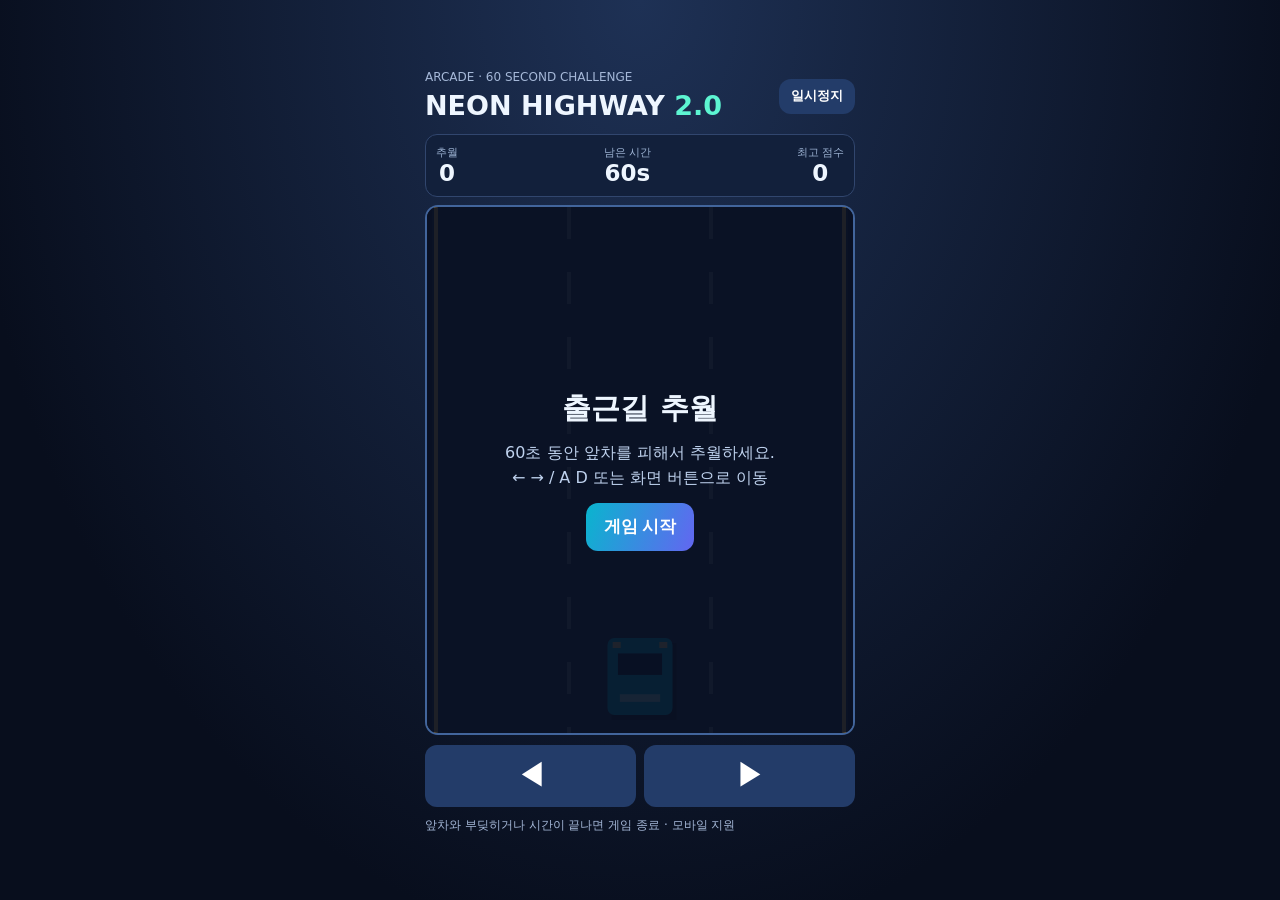
<file: index.html>
<!doctype html>
<html lang="ko"><head><meta charset="utf-8"><meta name="viewport" content="width=device-width,initial-scale=1,viewport-fit=cover"><title>NEON HIGHWAY V2 — 출근길 추월</title>
<style>
*{box-sizing:border-box}body{margin:0;min-height:100dvh;background:radial-gradient(ellipse at top,#1e3155,#080e1d 75%);color:#eef6ff;font-family:system-ui, sans-serif;display:grid;place-items:center}main{width:min(96vw,450px);padding:10px}header,.stats,.controls{display:flex;align-items:center;justify-content:space-between;gap:8px}h1{font-size:clamp(20px,5vw,27px);margin:5px 0}.muted{color:#a5b8d8;font-size:12px}.stats{background:#12203b;border:1px solid #31466e;border-radius:12px;padding:10px;margin:8px 0}.stat{text-align:center;font-size:23px;font-weight:800}.stat small{font-size:11px;font-weight:400;color:#9db3d3;display:block}.field{height:min(59dvh,530px);min-height:250px;border:2px solid #42659c;border-radius:13px;position:relative;overflow:hidden;background:#0e1526}canvas{width:100%;height:100%;display:block}.overlay{position:absolute;inset:0;background:#080f21e8;display:grid;align-content:center;justify-items:center;text-align:center;padding:22px;gap:12px}.overlay h2{font-size:29px;margin:0}.overlay p{line-height:1.55;color:#bfd2ee;margin:0}button{border:0;cursor:pointer;touch-action:manipulation;background:#233c69;color:white;padding:12px 18px;border-radius:12px;font-size:17px;font-weight:750;min-height:48px}.mainbtn{background:linear-gradient(110deg,#09b5ce,#6366f1)}.controls{margin:10px 0}.controls button{flex:1;font-size:28px}#pause{font-size:13px;min-height:35px;padding:7px 12px}#float{position:absolute;left:50%;top:58%;transform:translateX(-50%);font-weight:900;font-size:34px;color:#67f9ce;opacity:0;pointer-events:none}@media(max-height:640px){.field{height:48dvh;min-height:225px}.stats{padding:5px}button{min-height:40px;padding:6px}}
</style></head><body><main><header><div><span class="muted">ARCADE · 60 SECOND CHALLENGE</span><h1>NEON HIGHWAY <span style="color:#5df5d2">2.0</span></h1></div><button id="pause">일시정지</button></header><div class="stats"><div class="stat"><small>추월</small><span id="score">0</span></div><div class="stat"><small>남은 시간</small><span id="time">60</span>s</div><div class="stat"><small>최고 점수</small><span id="best">0</span></div></div><div class="field" id="field"><canvas id="canvas"></canvas><div id="float">+1</div><div class="overlay" id="overlay"><h2 id="title">출근길 추월</h2><p id="description">60초 동안 앞차를 피해서 추월하세요.<br>← → / A D 또는 화면 버튼으로 이동</p><button id="start" class="mainbtn">게임 시작</button></div></div><div class="controls"><button id="left" aria-label="왼쪽 차선으로 이동">◀</button><button id="right" aria-label="오른쪽 차선으로 이동">▶</button></div><div class="muted">앞차와 부딪히거나 시간이 끝나면 게임 종료 · 모바일 지원</div></main>
<script>
(()=>{const $=s=>document.querySelector(s),c=$('#canvas'),ctx=c.getContext('2d'),field=$('#field');let w=320,h=400,lane=1,cars=[],score=0,time=60,elapsed=0,spawn=0,road=0,mode='ready',last=0,toast=0,flash=0,highest=0,loopId=0;try{highest=Number(localStorage.getItem('nh2-best')||0)||0}catch(e){}$('#best').textContent=highest;
function resize(){const r=field.getBoundingClientRect(),d=Math.min(devicePixelRatio||1,2);w=r.width-4;h=r.height-4;c.width=Math.round(w*d);c.height=Math.round(h*d);ctx.setTransform(d,0,0,d,0,0)}addEventListener('resize',resize);resize();
const X=l=>w*(l+.5)/3,CW=()=>Math.min(w*.20,65),CH=()=>Math.min(h*.16,77),PY=()=>h-CH()-18;
function drawCar(x,y,color,other=false){const cw=CW(),ch=CH();ctx.fillStyle='#0006';ctx.fillRect(x-cw/2+4,y+5,cw,ch);ctx.fillStyle=color;ctx.beginPath();ctx.roundRect(x-cw/2,y,cw,ch,7);ctx.fill();ctx.fillStyle='#0c2239';ctx.fillRect(x-cw*.34,y+ch*.2,cw*.68,ch*.28);ctx.fillStyle=other?'#ffb5b5':'#aefbff';ctx.fillRect(x-cw*.31,y+ch*.73,cw*.62,ch*.1);ctx.fillStyle='#ffef9d';ctx.fillRect(x-cw*.42,y+4,8,6);ctx.fillRect(x+cw*.42-8,y+4,8,6)}
function render(){ctx.clearRect(0,0,w,h);ctx.fillStyle='#1b2437';ctx.fillRect(0,0,w,h);ctx.fillStyle='#26364b';ctx.fillRect(5,0,w-10,h);ctx.fillStyle='#ffcf62';ctx.fillRect(7,0,4,h);ctx.fillRect(w-11,0,4,h);ctx.fillStyle='#c5d5e277';for(let i=1;i<3;i++){const x=w*i/3;for(let y=-65+road%65;y<h;y+=65)ctx.fillRect(x-2,y,4,32)}cars.forEach(o=>drawCar(X(o.lane),o.y,o.color,true));drawCar(X(lane),PY(),'#00cced');if(flash>0){ctx.fillStyle='rgba(255,35,55,'+(flash*.5)+')';ctx.fillRect(0,0,w,h)}$('#float').style.opacity=toast>0?1:0}
function sound(freq){try{const a=new(window.AudioContext||window.webkitAudioContext)(),o=a.createOscillator(),g=a.createGain();o.connect(g);g.connect(a.destination);o.frequency.value=freq;o.type='sine';g.gain.setValueAtTime(.045,a.currentTime);g.gain.exponentialRampToValueAtTime(.001,a.currentTime+.11);o.start();o.stop(a.currentTime+.12);o.onended=()=>a.close()}catch(e){}}
function move(dir){if(mode!=='running')return;lane=Math.max(0,Math.min(2,lane+dir))}
$('#left').onclick=()=>move(-1);$('#right').onclick=()=>move(1);addEventListener('keydown',e=>{if(['ArrowLeft','ArrowRight',' ','a','d','A','D'].includes(e.key))e.preventDefault();if(e.repeat)return;if(e.key==='ArrowLeft'||e.key.toLowerCase()==='a')move(-1);if(e.key==='ArrowRight'||e.key.toLowerCase()==='d')move(1);if(e.key===' '){if(mode==='running'||mode==='paused')pauseGame();else if(mode==='ready'||mode==='ended')restart()}});
function show(title,desc,button){$('#title').textContent=title;$('#description').textContent=desc;$('#start').textContent=button;$('#overlay').hidden=false;$('#overlay').style.display='grid'}
function end(why){mode='ended';if(score>highest){highest=score;try{localStorage.setItem('nh2-best',String(highest))}catch(e){}}$('#best').textContent=highest;show('추월 '+score+'대!',why+' · 최고 기록 '+highest+'대','한 판 더');sound(130)}
function restart(){lane=1;cars=[];score=0;time=60;elapsed=0;spawn=0;road=0;toast=0;flash=0;mode='running';last=performance.now();$('#score').textContent=0;$('#time').textContent=60;$('#overlay').hidden=true;$('#overlay').style.display='none';$('#pause').textContent='일시정지'}
function pauseGame(){if(mode==='running'){mode='paused';show('일시정지','계속 버튼을 눌러 이어서 플레이하세요','계속하기');$('#pause').textContent='계속'}else if(mode==='paused'){mode='running';last=performance.now();$('#overlay').style.display='none';$('#pause').textContent='일시정지'}}
$('#start').onclick=()=>mode==='paused'?pauseGame():restart();$('#pause').onclick=pauseGame;
function update(dt){elapsed+=dt;time=Math.max(0,60-elapsed);$('#time').textContent=Math.ceil(time);if(time===0){end('60초 완료');return}const level=Math.floor(elapsed/15),speed=(h/2.6)*(1+level*.13),interval=Math.max(.65,1.5-level*.2);road+=speed*dt;spawn+=dt;while(spawn>=interval){spawn-=interval;const choices=[0,1,2];const prev=cars.find(o=>o.y<CH()*1.6);const allowed=prev?choices.filter(n=>n!==prev.lane):choices;const next=allowed[Math.floor(Math.random()*allowed.length)];cars.push({lane:next,y:-CH()-8,color:['#ff6379','#ffba59','#a581ff'][Math.floor(Math.random()*3)],threat:next===lane,avoided:false})}
for(const o of cars){const oldY=o.y;o.y+=speed*dt;if(o.lane===lane&&o.y<PY()+CH()*.3&&o.y+CH()>PY()-CH()*.3){flash=.65;end('앞차와 충돌');return}if(o.threat&&o.lane!==lane)o.avoided=true;if(o.avoided&&!o.scored&&oldY<=PY()+CH()*.25&&o.y>PY()+CH()*.25){o.scored=true;score++;toast=.85;$('#score').textContent=score;sound(700)}}cars=cars.filter(o=>o.y<h+CH());toast=Math.max(0,toast-dt);flash=Math.max(0,flash-dt)}
function frame(now){const dt=Math.min((now-last)/1000||0,.05);last=now;if(mode==='running')update(dt);render();loopId=requestAnimationFrame(frame)}loopId=requestAnimationFrame(frame);
})();
</script></body></html>
</file>
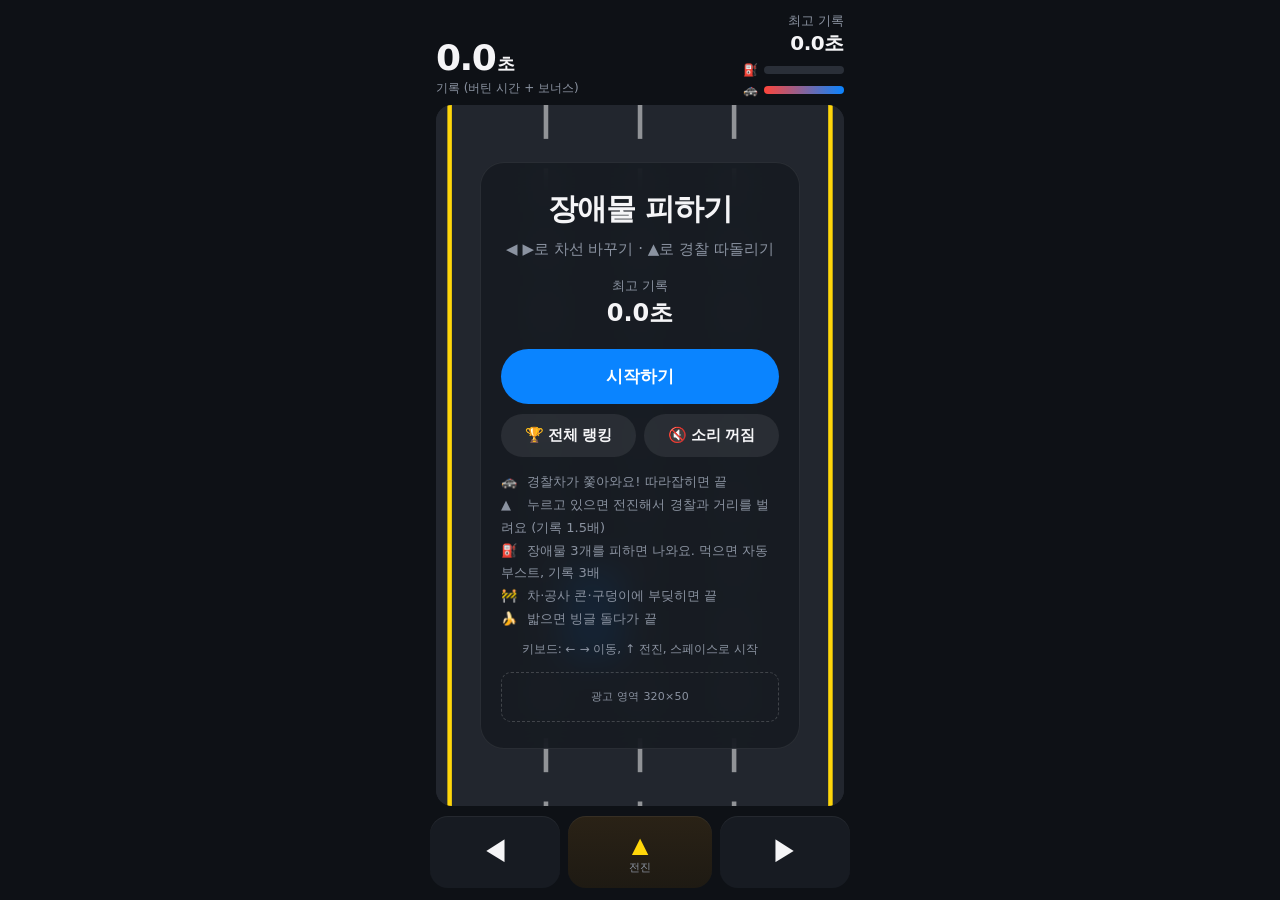
<file: dodge-final/index.html>
<!DOCTYPE html>
<html lang="ko">
<head>
<meta charset="UTF-8">
<meta name="viewport" content="width=device-width, initial-scale=1, maximum-scale=1, user-scalable=no">
<title>장애물 피하기</title>
<style>
:root{--bg:#0E1116;--panel:#171B22;--ink:#F5F5F7;--mute:#8B93A1;--blue:#0A84FF;--red:#FF453A;--yellow:#FFD60A}
*{box-sizing:border-box;-webkit-tap-highlight-color:transparent;user-select:none;-webkit-user-select:none}
html,body{margin:0;height:100%;background:var(--bg);color:var(--ink);font-family:-apple-system,BlinkMacSystemFont,"Apple SD Gothic Neo","Noto Sans KR",system-ui,sans-serif;overflow:hidden;touch-action:manipulation}
.wrap{max-width:440px;height:100vh;height:100dvh;margin:0 auto;display:grid;grid-template-columns:1fr 1.1fr 1fr;grid-template-rows:auto minmax(0,1fr) auto;grid-template-areas:"hud hud hud" "stage stage stage" "left up right";column-gap:8px;padding:max(10px,env(safe-area-inset-top)) max(10px,env(safe-area-inset-right)) max(12px,env(safe-area-inset-bottom)) max(10px,env(safe-area-inset-left))}
.hud{grid-area:hud}.stage{grid-area:stage}.ctrl{display:contents}#left{grid-area:left}#up{grid-area:up}#right{grid-area:right}
body{-webkit-touch-callout:none}

.hud{display:flex;justify-content:space-between;align-items:flex-end;padding:2px 6px 8px}
.time{font-size:36px;font-weight:800;letter-spacing:-.04em;font-variant-numeric:tabular-nums;line-height:1}
.time small{font-size:18px;font-weight:700;margin-left:2px}
.lbl{font-size:12px;color:var(--mute);margin-top:4px}
.best{text-align:right;font-size:13px;color:var(--mute)}
.best b{display:block;color:var(--ink);font-size:20px;font-variant-numeric:tabular-nums;letter-spacing:-.02em}
.stage{position:relative;flex:1;min-height:0;display:flex;align-items:center;justify-content:center}
canvas{display:block;border-radius:16px;background:#22262E}
.ctrl button{margin-top:10px}
.ctrl #up{color:var(--yellow);background:linear-gradient(180deg,#2A2216,#1E1A13)}
.ctrl #up small{display:block;font-size:11px;color:var(--mute);margin-top:-2px}
.fuel{display:flex;align-items:center;gap:6px;justify-content:flex-end;margin-top:6px;font-size:12px;color:var(--mute)}
.gauge{width:80px;height:8px;border-radius:4px;background:#2A2F38;overflow:hidden}.gauge i{display:block;height:100%;width:0;background:linear-gradient(90deg,#FF9F0A,#FFD60A)}
.mute-btn{position:absolute;top:8px;right:8px;width:34px;height:34px;border-radius:50%;border:0;background:rgba(0,0,0,.35);color:#fff;font-size:14px;cursor:pointer;z-index:2}
.how2{text-align:left;margin:14px 0 0;font-size:13px;color:var(--mute);line-height:1.75}
.how2 span{display:inline-block;min-width:22px}
.ctrl button{height:72px;border:0;border-radius:18px;background:var(--panel);color:var(--ink);font-size:28px;cursor:pointer;transition:transform .08s,background .15s;box-shadow:inset 0 1px 0 rgba(255,255,255,.06)}
.ctrl button:active,.ctrl button.on{transform:scale(.96);background:#262C36}
.overlay{position:absolute;inset:0;display:flex;align-items:center;justify-content:center;padding:16px}
.card{width:100%;max-width:320px;background:rgba(23,27,34,.9);backdrop-filter:blur(16px);-webkit-backdrop-filter:blur(16px);border:1px solid rgba(255,255,255,.08);border-radius:24px;padding:26px 20px;text-align:center}
.card h1{margin:0;font-size:30px;letter-spacing:-.03em}
.card .how{margin:10px 0 0;color:var(--mute);font-size:15px}
.card .rec{margin-top:18px;font-size:13px;color:var(--mute)}
.card .rec b{display:block;color:var(--ink);font-size:24px;font-variant-numeric:tabular-nums;margin-top:2px}
.why{color:var(--mute);font-size:14px}
.big{font-size:60px;font-weight:800;letter-spacing:-.05em;font-variant-numeric:tabular-nums;margin:4px 0 0;line-height:1.1}
.big small{font-size:26px;margin-left:2px}
.newbest{display:inline-block;background:var(--yellow);color:#1a1400;font-weight:800;font-size:13px;border-radius:999px;padding:4px 12px;margin-top:10px}
.prev{margin-top:10px;font-size:13px;color:var(--mute)}
.btn{margin-top:20px;width:100%;border:0;border-radius:999px;padding:16px;font-size:17px;font-weight:700;background:var(--blue);color:#fff;cursor:pointer}
.hint{font-size:12px;color:var(--mute);margin-top:10px}
.hidden{display:none!important}
#rankView,#shareView{background:rgba(14,17,22,.78);border-radius:16px;z-index:3}
.card{max-height:100%;overflow:auto;scrollbar-width:none}
.card::-webkit-scrollbar{display:none}
.row2{display:grid;grid-template-columns:1fr 1fr;gap:8px;margin-top:10px}
.btn2{border:0;border-radius:999px;padding:12px;font-size:15px;font-weight:600;background:rgba(255,255,255,.08);color:var(--ink);cursor:pointer}
.ad{margin-top:14px;height:50px;border:1px dashed rgba(255,255,255,.18);border-radius:10px;display:flex;align-items:center;justify-content:center;font-size:11px;color:var(--mute);letter-spacing:.02em}
.rank{margin-top:12px;font-size:14px;color:var(--mute)}
.rank b{color:var(--yellow)}
.list{margin-top:12px;text-align:left}
.li{display:flex;align-items:center;gap:10px;padding:9px 4px;border-top:1px solid rgba(255,255,255,.07);font-size:14px;font-variant-numeric:tabular-nums}
.li .n{width:26px;color:var(--mute);font-weight:700}
.li .nm{flex:1;white-space:nowrap;overflow:hidden;text-overflow:ellipsis}
.li .sc{font-weight:700}
.li.me{background:rgba(10,132,255,.14);border-radius:10px}
.li.me .nm::after{content:" (나)";color:var(--mute);font-size:12px}
.medal{font-size:16px}
.nick{display:flex;gap:8px;margin-top:12px}
.nick input{flex:1;min-width:0;border:1px solid rgba(255,255,255,.12);background:rgba(0,0,0,.25);color:var(--ink);border-radius:12px;padding:10px 12px;font:inherit;font-size:16px}
.nick button{border:0;border-radius:12px;padding:0 14px;background:var(--blue);color:#fff;font-weight:600;font-size:14px;cursor:pointer}
.note{font-size:12px;color:var(--mute);margin-top:10px;line-height:1.5}
.sharebox{width:100%;margin-top:12px;border:1px solid rgba(255,255,255,.12);background:rgba(0,0,0,.25);color:var(--ink);border-radius:12px;padding:12px;font:inherit;font-size:14px;line-height:1.5;resize:none;height:96px;user-select:text;-webkit-user-select:text}
.soundtag{display:inline-flex;align-items:center;gap:6px}
/* 가로 화면: ◀ 왼쪽, ▲·▶ 오른쪽, 게임은 가운데 */
@media (orientation:landscape) and (max-height:600px){
  .wrap{max-width:none;grid-template-columns:minmax(84px,1fr) minmax(0,2.4fr) minmax(84px,1fr);grid-template-rows:auto minmax(0,1fr) minmax(0,1fr);grid-template-areas:"left hud up" "left stage up" "left stage right";row-gap:8px;padding-top:8px;padding-bottom:max(8px,env(safe-area-inset-bottom))}
  .ctrl button{height:auto!important;margin:0!important}
  .hud{padding:0 4px 2px}.time{font-size:26px}.best b{font-size:16px}
  .overlay{position:fixed;inset:0;z-index:5;background:rgba(14,17,22,.55);padding:10px}
  .card{max-width:380px}
}
/* 낮은 화면: 카드 압축 */
@media (max-height:520px){
  .card{padding:14px 16px}.card h1{font-size:22px}.how2,.card .hint{display:none}
  .card .rec{margin-top:8px}.card .rec b{font-size:18px}
  .btn{margin-top:10px;padding:12px}.row2{margin-top:6px}.btn2{padding:9px}
  .ad{height:40px;margin-top:8px}.big{font-size:40px}.newbest{margin-top:4px}.prev,.rank{margin-top:4px}
}
</style>
</head>
<body>
<div class="wrap">
  <div class="hud">
    <div><div class="time" id="time">0.0<small>초</small></div><div class="lbl" id="lbl">기록 (버틴 시간 + 보너스)</div></div>
    <div class="best">최고 기록<b id="best">0.0초</b><div class="fuel">⛽ <div class="gauge"><i id="gauge"></i></div></div><div class="fuel">🚓 <div class="gauge"><i id="chaseG" style="background:linear-gradient(90deg,#FF453A,#0A84FF)"></i></div></div></div>
  </div>
  <div class="stage" id="stage">
    <canvas id="cv" aria-label="게임 화면"></canvas>
    <div class="overlay" id="start">
      <div class="card">
        <h1>장애물 피하기</h1>
        <p class="how">◀ ▶로 차선 바꾸기 · ▲로 경찰 따돌리기</p>
        <div class="rec">최고 기록<b id="startBest">0.0초</b></div>
        <button class="btn" id="startBtn">시작하기</button>
        <div class="row2"><button class="btn2" id="rankBtn1">🏆 전체 랭킹</button><button class="btn2" id="soundBtn"><span class="soundtag" id="soundTag">🔇 소리 꺼짐</span></button></div>
        <div class="how2">
          <div><span>🚓</span> 경찰차가 쫓아와요! 따라잡히면 끝</div>
          <div><span>▲</span> 누르고 있으면 전진해서 경찰과 거리를 벌려요 (기록 1.5배)</div>
          <div><span>⛽</span> 장애물 3개를 피하면 나와요. 먹으면 자동 부스트, 기록 3배</div>
          <div><span>🚧</span> 차·공사 콘·구덩이에 부딪히면 끝</div>
          <div><span>🍌</span> 밟으면 빙글 돌다가 끝</div>
        </div>
        <div class="hint">키보드: ← → 이동, ↑ 전진, 스페이스로 시작</div>
        <div class="ad" id="adStart" aria-label="광고 영역">광고 영역 320×50</div>
      </div>
    </div>
    <div class="overlay hidden" id="over">
      <div class="card">
        <div class="why" id="why">차에 부딪혔어요</div>
        <div class="big" id="final">0.0<small>초</small></div>
        <div id="nb"></div>
        <div class="prev" id="prev"></div>
        <div class="rank" id="myRank"></div>
        <button class="btn" id="againBtn">다시 하기</button>
        <div class="row2"><button class="btn2" id="shareBtn">📤 기록 공유</button><button class="btn2" id="rankBtn2">🏆 랭킹 보기</button></div>
        <div class="hint">스페이스로도 바로 다시 시작해요</div>
        <div class="ad" id="adOver" aria-label="광고 영역">광고 영역 320×50</div>
      </div>
    </div>
    <div class="overlay hidden" id="rankView">
      <div class="card">
        <h1 style="font-size:24px">🏆 전체 랭킹</h1>
        <div id="rankBody"></div>
        <button class="btn" id="rankClose">닫기</button>
      </div>
    </div>
    <div class="overlay hidden" id="shareView">
      <div class="card">
        <h1 style="font-size:22px">친구에게 알려 주기</h1>
        <p class="how" id="shareMsg">아래 글을 복사해서 카카오톡이나 메시지에 붙여 넣으세요.</p>
        <textarea class="sharebox" id="shareText" readonly></textarea>
        <button class="btn" id="copyBtn">복사하기</button>
        <button class="btn2" style="width:100%;margin-top:8px" id="shareClose">닫기</button>
      </div>
    </div>
  </div>
  <div class="ctrl">
    <button id="left" aria-label="왼쪽 차선">◀</button>
    <button id="up" aria-label="전진">▲<small>전진</small></button>
    <button id="right" aria-label="오른쪽 차선">▶</button>
  </div>
</div>

<script>
/* ===== 기획서 숫자 ===== */
const LANE_N=4;
const SPEED_START=100, SPEED_STEP=10, SPEED_MAX=200;   // 10초마다 +10
const GAP_START=1.2, GAP_STEP=.1, GAP_MIN=.8;           // 등장 간격(초), 10초마다 -0.1
const PX_PER_SPEED=3.3;         // 속도 100 = 초당 330px (화면 위→아래 약 2초)
/* 추가 기능 숫자 */
const FWD_SPEED=1.2, FWD_MULT=1.5, FWD_DIST=120;        // ▲ 전진
const BOOST_SPEED=1.6, BOOST_MULT=3, FUEL_DRAIN=24;     // 부스트 (기름 100 → 약 4초)
const MOVE_TIME=.1;             // 차선 한 칸 이동 시간(초)
const KEY='dodge.final.v2';

/* ===== 캔버스 ===== */
const W=360,H=620,ROAD_L=14,ROAD_R=W-14,LW=(ROAD_R-ROAD_L)/LANE_N;
const LX=i=>ROAD_L+LW*(i+.5);
const CW=50,CH=80,PY=H-170;
const INTRO=2.2; // 시작 추격 연출(초)
const CHASE_CREEP=3.5, CHASE_CREEP_UP=.04, CHASE_FWD=10, CHASE_BOOST=5, CHASE_DANGER=35, FUEL_COOLDOWN=8; // 경찰 추격: 초당 %
const cv=document.getElementById('cv'),ctx=cv.getContext('2d');
const $=id=>document.getElementById(id);
function fit(){const r=$('stage').getBoundingClientRect();const sc=Math.min(r.width/W,r.height/H);
  cv.style.width=W*sc+'px';cv.style.height=H*sc+'px';const d=Math.min(devicePixelRatio||1,2);cv.width=W*d;cv.height=H*d;ctx.setTransform(d,0,0,d,0,0)}
addEventListener('resize',fit);addEventListener('orientationchange',()=>setTimeout(fit,250));try{new ResizeObserver(()=>fit()).observe($('stage'))}catch(e){}

/* ===== 기록·소리 설정 ===== */
let best=0,mute=true,nick='',localRuns=[];
try{best=+localStorage.getItem(KEY)||0;mute=localStorage.getItem(KEY+'.mute')!=='0';nick=localStorage.getItem(KEY+'.nick')||'';localRuns=JSON.parse(localStorage.getItem(KEY+'.runs')||'[]')}catch(e){}
const store=(k,v)=>{try{localStorage.setItem(KEY+k,v)}catch(e){}};
const fmt=t=>(Math.floor(t*10)/10).toFixed(1)+'초';
function showBest(){$('best').textContent=fmt(best);$('startBest').textContent=fmt(best)}
showBest();
/* 소리: 기본은 꺼짐(버스·지하철 배려), 켜도 짧고 작게 */
let ac=null,master=null;
function audio(){if(!ac){const A=window.AudioContext||window.webkitAudioContext;if(!A)return null;ac=new A();master=ac.createGain();master.gain.value=.5;master.connect(ac.destination)}if(ac.state==='suspended')ac.resume();return ac}
function tone(f,d,type='sine',v=.05,slide=0,delay=0){if(mute)return;try{const a=audio();if(!a)return;const t0=a.currentTime+delay;
  const o=a.createOscillator(),g=a.createGain();o.type=type;o.frequency.setValueAtTime(f,t0);if(slide)o.frequency.exponentialRampToValueAtTime(slide,t0+d);
  g.gain.setValueAtTime(0,t0);g.gain.linearRampToValueAtTime(v,t0+.008);g.gain.exponentialRampToValueAtTime(.0001,t0+d);o.connect(g).connect(master);o.start(t0);o.stop(t0+d+.02)}catch(e){}}
function noise(d,v=.05,from=1200,to=300){if(mute)return;try{const a=audio();if(!a)return;const n=a.createBufferSource(),b=a.createBuffer(1,a.sampleRate*d,a.sampleRate),c=b.getChannelData(0);
  for(let i=0;i<c.length;i++)c[i]=Math.random()*2-1;n.buffer=b;const f=a.createBiquadFilter();f.type='lowpass';f.frequency.setValueAtTime(from,a.currentTime);f.frequency.exponentialRampToValueAtTime(to,a.currentTime+d);
  const g=a.createGain();g.gain.setValueAtTime(v,a.currentTime);g.gain.exponentialRampToValueAtTime(.0001,a.currentTime+d);n.connect(f).connect(g).connect(master);n.start()}catch(e){}}
const buzz=p=>{try{navigator.vibrate&&navigator.vibrate(p)}catch(e){}};
const SFX={
  move:()=>tone(1400,.03,'triangle',.025),
  start:()=>{tone(523,.09,'triangle',.05);tone(784,.12,'triangle',.05,0,.08)},
  fuel:()=>{tone(1047,.1,'sine',.06);tone(1319,.14,'sine',.06,0,.08);noise(.5,.03,400,3000);buzz(30)},
  boostEnd:()=>tone(660,.12,'sine',.03,440),
  tick:()=>tone(1760,.05,'sine',.025),
  banana:()=>{tone(700,.6,'sine',.05,180);buzz([40,40,40])},
  crash:()=>{tone(110,.35,'sine',.09,40);noise(.25,.07,900,120);buzz(120)},
  siren:()=>{tone(740,.22,'sine',.03);tone(988,.22,'sine',.03,0,.24)},
  door:()=>{noise(.12,.05,600,200)},
  best:()=>{[784,988,1175,1568].forEach((f,i)=>tone(f,.14,'triangle',.05,0,i*.09))}
};
function renderSound(){$('soundTag').textContent=mute?'🔇 소리 꺼짐':'🔊 소리 켜짐'}
renderSound();
$('soundBtn').onclick=()=>{mute=!mute;store('.mute',mute?'1':'0');renderSound();if(!mute)SFX.tick()};
const beep=(f,d,type,v,slide)=>tone(f,d,type,v,slide);

/* ===== 상태 ===== */
function fresh(state){return{state,t:0,rec:0,lane:1,px:LX(1),objs:[],spawnT:.6,prevFree:null,prevN:0,flash:0,shake:0,road:0,
  dodges:0,streak:0,fuelPending:false,fuel:0,fuels:0,boost:false,wasBoost:false,fwd:0,py:PY,spin:0,rot:0,floats:[],why:'',chase:100,sirenT:0,sceneT:0,policeY:H+60,policeFrom:H+60,stopY:0}}
let G=fresh('start');
const speedNow=t=>Math.min(SPEED_MAX,SPEED_START+Math.floor(t/10)*SPEED_STEP);
const gapNow=t=>Math.max(GAP_MIN,GAP_START-Math.floor(t/10)*GAP_STEP);
const perRow=t=>t<20?1:t<40?2:3;

function start(){G=fresh('intro');G.introT=0;G.chase=4;G.policeY=policeYFor(4);$('start').classList.add('hidden');$('over').classList.add('hidden');SFX.start()}
function toStart(){G=fresh('start');$('over').classList.add('hidden');$('shareView').classList.add('hidden');$('rankView').classList.add('hidden');$('start').classList.remove('hidden');showBest()}

/* ===== 입력 ===== */
let upHeld=false;
function move(d){if((G.state!=='play'&&G.state!=='intro')||G.spin)return;const n=Math.max(0,Math.min(LANE_N-1,G.lane+d));if(n!==G.lane){G.lane=n;SFX.move()}}
function setUp(v){upHeld=v;$('up').classList.toggle('on',v)}
addEventListener('keydown',e=>{
  if(['ArrowLeft','ArrowRight','ArrowUp',' '].includes(e.key)||e.code==='Space')e.preventDefault();
  if(e.key==='ArrowUp'){setUp(true);return}
  if(e.repeat)return;
  if(e.key==='ArrowLeft')move(-1);else if(e.key==='ArrowRight')move(1);
  else if(e.code==='Space'||e.key==='Enter'){if(G.state==='start'&&$('rankView').classList.contains('hidden'))start();else if(G.state==='over'&&!$('over').classList.contains('hidden')&&$('rankView').classList.contains('hidden')&&$('shareView').classList.contains('hidden'))start()}
});
addEventListener('keyup',e=>{if(e.key==='ArrowUp')setUp(false)});
for(const [id,d] of [['left',-1],['right',1]]){const b=$(id);
  b.addEventListener('pointerdown',e=>{e.preventDefault();b.classList.add('on');move(d)});
  ['pointerup','pointercancel','pointerleave'].forEach(t=>b.addEventListener(t,()=>b.classList.remove('on')))}
$('up').addEventListener('pointerdown',e=>{e.preventDefault();setUp(true)});
['pointerup','pointercancel','pointerleave'].forEach(t=>$('up').addEventListener(t,()=>setUp(false)));
document.addEventListener('visibilitychange',()=>{if(document.hidden)setUp(false)});
$('startBtn').onclick=start;$('againBtn').onclick=()=>{$('shareView').classList.add('hidden');$('rankView').classList.add('hidden');start()};

/* ===== 생성: 한 줄 1~3개, 4차선 중 한 칸은 항상 비움 ===== */
const COLORS=['#FF453A','#FF9F0A','#BF5AF2','#30D158','#FFD60A','#64D2FF'];
function spawnRow(){
  const n=perRow(G.t);let free;
  if(n===3&&G.prevN===3&&G.prevFree!==null){const o=[G.prevFree-1,G.prevFree,G.prevFree+1].filter(l=>l>=0&&l<LANE_N);free=[o[(Math.random()*o.length)|0]]}
  else{const all=[...Array(LANE_N).keys()].sort(()=>Math.random()-.5);free=all.slice(n)}
  const block=[...Array(LANE_N).keys()].filter(l=>!free.includes(l));
  const lowP=Math.min(.4,.12+G.t*.005);
  block.forEach(l=>{const r=Math.random();
    const type=r<lowP*.55?'cone':r<lowP?'hole':'car';
    G.objs.push({type,lane:l,x:LX(l),y:type==='car'?-CH:-30,c:COLORS[(Math.random()*COLORS.length)|0],counted:false})});
  const f=free.slice();
  if(G.fuelPending&&f.length){const l=f.splice((Math.random()*f.length)|0,1)[0];G.objs.push({type:'fuel',lane:l,x:LX(l),y:-30});G.fuelPending=false}
  else if(f.length>=2&&Math.random()<.18){const l=f[(Math.random()*f.length)|0];G.objs.push({type:'banana',lane:l,x:LX(l),y:-30})}
  G.prevN=n;G.prevFree=n===3?free[0]:null;
}
const float=(txt,x,y,c)=>G.floats.push({txt,x,y,c,life:.9});

/* ===== 업데이트 ===== */
function update(dt){
  if(G.state==='caught'){updateScene(dt);return}
  if(G.state==='intro'){updateIntro(dt);return}
  if(G.state!=='play')return;
  G.t+=dt;
  // 부스트(자동)·전진
  G.boost=G.fuel>0&&!G.spin;
  if(G.boost)G.fuel=Math.max(0,G.fuel-FUEL_DRAIN*dt);
  if(G.wasBoost&&!G.boost&&!G.spin){float('부스트 끝',G.px,G.py-70,'#8B93A1');SFX.boostEnd()}
  G.wasBoost=G.boost;
  const fwdOn=upHeld&&!G.spin;
  G.fwd=fwdOn?Math.min(1,G.fwd+dt*2.6):Math.max(0,G.fwd-dt*1.6);G.py=PY-G.fwd*FWD_DIST;
  // 경찰 추격: 가만히 있으면 가까워지고, ▲·부스트로 멀어진다
  G.chase=Math.max(0,Math.min(100,G.chase+(-(CHASE_CREEP+G.t*CHASE_CREEP_UP)+(fwdOn?CHASE_FWD:0)+(G.boost?CHASE_BOOST:0))*dt));
  G.policeY=policeYFor(G.chase);
  if(G.chase<CHASE_DANGER){G.sirenT-=dt;if(G.sirenT<=0){SFX.siren();G.sirenT=1}}
  if(G.chase<=0){end('경찰차에 따라잡혔어요');return}
  const mult=(G.boost?BOOST_MULT:1)*(fwdOn?FWD_MULT:1);G.mult=mult;
  const before=Math.floor(G.rec/10);G.rec+=dt*mult;if(Math.floor(G.rec/10)>before){SFX.tick();float(`${Math.floor(G.rec/10)*10}초 돌파`,W/2,H/2-80,'#FFD60A')}
  let v=speedNow(G.t)*PX_PER_SPEED*(G.boost?BOOST_SPEED:1)*(fwdOn?FWD_SPEED:1);
  if(G.spin)v*=.5;
  G.road=(G.road+v*dt)%56;
  G.spawnT-=dt;if(G.spawnT<=0){spawnRow();G.spawnT=gapNow(G.t)}
  {const tx=LX(G.lane),step=LW/MOVE_TIME*dt;G.px=Math.abs(tx-G.px)<=step?tx:G.px+Math.sign(tx-G.px)*step}
  if(G.spin){G.spin-=dt;G.rot+=dt*18;if(G.spin<=0){end('바나나에 미끄러져 빙글 돌았어요');return}}
  for(const o of G.objs){o.y+=v*dt;
    if((o.type==='car'||o.type==='cone'||o.type==='hole')&&!o.counted&&o.y>G.py+CH){o.counted=true;G.dodges++;G.streak++;
      if(G.streak>=3&&G.t-(G.lastFuelT||-99)>=FUEL_COOLDOWN){G.streak=0;G.fuelPending=true;G.lastFuelT=G.t}}}
  G.objs=G.objs.filter(o=>o.y<H+CH&&!o.dead);
  if(!G.spin)for(const o of G.objs){const dx=Math.abs(o.x-G.px),dy=Math.abs(o.y-G.py);
    if(o.type==='car'&&dx<CW-8&&dy<CH-12){crash('차에 부딪혔어요');return}
    if(o.type==='cone'&&dx<34&&dy<44){crash('공사 콘에 부딪혔어요');return}
    if(o.type==='hole'&&dx<36&&dy<38){crash('구덩이에 빠졌어요');return}
    if(o.type==='fuel'&&dx<40&&dy<50){o.dead=true;G.fuel=100;G.fuels++;float('부스트! 기록 x3',W/2,G.py-90,'#FFD60A');SFX.fuel()}
    if(o.type==='banana'&&dx<32&&dy<36){o.dead=true;G.spin=.8;G.fuel=0;G.flash=.5;SFX.banana();float('빙글빙글!',G.px,G.py-70,'#FFD60A')}}
  G.floats.forEach(f=>{f.life-=dt;f.y-=40*dt});G.floats=G.floats.filter(f=>f.life>0);
}
function crash(why){G.flash=1;G.shake=.35;SFX.crash();end(why)}
function updateIntro(dt){
  const T=G.introT+=dt,p=Math.min(1,T/INTRO);
  const v=SPEED_START*PX_PER_SPEED*(1+.6*Math.sin(Math.PI*p));
  G.road=(G.road+v*dt)%56;
  {const tx=LX(G.lane),step=LW/MOVE_TIME*dt;G.px=Math.abs(tx-G.px)<=step?tx:G.px+Math.sign(tx-G.px)*step}
  // 처음 0.6초는 바짝 붙어 있다가, 내 차가 튀어 나가며 경찰이 뒤로 밀려남
  const e=p<.27?0:1-Math.pow(1-(p-.27)/.73,3);
  G.chase=4+96*e;G.policeY=policeYFor(G.chase);
  G.fwd=p<.27?0:Math.sin(Math.PI*Math.min(1,(p-.27)/.73));G.py=PY-G.fwd*FWD_DIST*.8;
  G.sirenT-=dt;if(G.sirenT<=0){SFX.siren();G.sirenT=.55}
  if(T>=INTRO){G.state='play';G.chase=100;G.fwd=0;G.py=PY;G.sirenT=0}
}
const policeYFor=c=>(PY+CH+6)+(H+60-(PY+CH+6))*c/100;
function end(why){
  setUp(false);G.boost=false;G.state='caught';G.sceneT=0;G.why=why;
  G.policeFrom=policeYFor(G.chase);G.stopY=G.py+CH+12;G.copSide=G.lane===0?1:-1;SFX.siren();
}
function updateScene(dt){
  const T=G.sceneT+=dt;
  const e=Math.min(1,T/.6),ease=1-Math.pow(1-e,3);
  G.policeY=G.policeFrom+(G.stopY-G.policeFrom)*ease;
  if(T>.85&&!G.doorSfx){G.doorSfx=true;SFX.door()}
  if(G.spin>0)G.rot+=dt*6;
  G.floats.forEach(f=>{f.life-=dt;f.y-=40*dt});G.floats=G.floats.filter(f=>f.life>0);
  if(T>=2.3&&G.state==='caught')finish(G.why);
}
function finish(why){
  G.state='over';
  const rec=Math.floor(G.rec*10)/10,t=Math.floor(G.t*10)/10,prevBest=best,isBest=rec>best;
  if(isBest){best=rec;store('',String(best))}
  localRuns=[{s:rec,t,at:Date.now()},...localRuns].slice(0,30);store('.runs',JSON.stringify(localRuns));
  lastRec=rec;lastT=t;submitScore(rec,t);
  showBest();const me=G;
  setTimeout(()=>{if(G!==me)return;
    $('why').textContent=why.includes('경찰')?'🚓 '+why:why+' · 🚓 경찰에게 잡혔어요';
    $('final').innerHTML=t.toFixed(1)+'<small>초</small>';
    $('nb').innerHTML=isBest?'<span class="newbest">새 최고 기록</span>':'';
    $('prev').textContent=`버틴 시간 · 기록 ${rec.toFixed(1)}초 (보너스 +${(rec-t).toFixed(1)}초)`+(isBest?(prevBest?` · 이전 최고 ${fmt(prevBest)}`:''):` · 최고 ${fmt(best)}`);
    if(isBest&&rec>0)SFX.best();
    renderMyRank();$('over').classList.remove('hidden')},isBest?300:150);
}

/* ===== 그리기 (이미지 파일 없이 도형으로) ===== */
function rr(x,y,w,h,r){ctx.beginPath();ctx.roundRect?ctx.roundRect(x,y,w,h,r):ctx.rect(x,y,w,h)}
function car(x,y,c,me,rot){ctx.save();ctx.translate(x,y);ctx.rotate(rot||0);
  ctx.fillStyle='rgba(0,0,0,.3)';rr(-CW/2+3,-CH/2+5,CW,CH,10);ctx.fill();
  ctx.fillStyle=c;rr(-CW/2,-CH/2,CW,CH,10);ctx.fill();
  ctx.fillStyle='rgba(0,0,0,.35)';rr(-CW/2+6,-CH/2+(me?12:46),CW-12,18,5);ctx.fill();rr(-CW/2+6,-CH/2+(me?48:14),CW-12,14,5);ctx.fill();
  ctx.fillStyle=me?'#FFF7C2':'#FF8A80';if(me){ctx.fillRect(-CW/2+5,-CH/2+1,10,4);ctx.fillRect(CW/2-15,-CH/2+1,10,4)}else{ctx.fillRect(-CW/2+5,CH/2-5,10,4);ctx.fillRect(CW/2-15,CH/2-5,10,4)}
  ctx.restore()}
function cone(x,y){ctx.save();ctx.translate(x,y);ctx.fillStyle='rgba(0,0,0,.3)';ctx.beginPath();ctx.ellipse(3,20,20,6,0,0,7);ctx.fill();
  ctx.fillStyle='#3A3F48';rr(-19,14,38,8,3);ctx.fill();ctx.fillStyle='#FF7A1A';ctx.beginPath();ctx.moveTo(0,-22);ctx.lineTo(14,15);ctx.lineTo(-14,15);ctx.closePath();ctx.fill();
  ctx.fillStyle='#fff';ctx.beginPath();ctx.moveTo(-5.5,-8);ctx.lineTo(5.5,-8);ctx.lineTo(7.5,-2);ctx.lineTo(-7.5,-2);ctx.fill();ctx.beginPath();ctx.moveTo(-9.5,4);ctx.lineTo(9.5,4);ctx.lineTo(11.5,9);ctx.lineTo(-11.5,9);ctx.fill();ctx.restore()}
function hole(x,y){ctx.save();ctx.translate(x,y);ctx.fillStyle='#3B3F47';ctx.beginPath();ctx.ellipse(0,0,30,20,0,0,7);ctx.fill();
  ctx.fillStyle='#0B0D10';ctx.beginPath();ctx.ellipse(0,2,23,14,0,0,7);ctx.fill();ctx.strokeStyle='#4A4F58';ctx.lineWidth=2;ctx.beginPath();ctx.moveTo(26,-6);ctx.lineTo(34,-12);ctx.moveTo(-25,8);ctx.lineTo(-34,14);ctx.stroke();ctx.restore()}
function police(x,y,t,door){ctx.save();ctx.translate(x,y);
  ctx.fillStyle='rgba(0,0,0,.3)';rr(-CW/2+3,-CH/2+5,CW,CH,10);ctx.fill();
  ctx.fillStyle='#F2F2F7';rr(-CW/2,-CH/2,CW,CH,10);ctx.fill();
  ctx.fillStyle='#1C1C1E';rr(-CW/2,-CH/2+30,CW,26,4);ctx.fill();
  ctx.fillStyle='rgba(0,0,0,.45)';rr(-CW/2+6,-CH/2+12,CW-12,16,5);ctx.fill();rr(-CW/2+6,CH/2-16,CW-12,10,4);ctx.fill();
  const on=Math.floor(t*6)%2===0;
  ctx.fillStyle=on?'#FF3B30':'#5A1A16';rr(-CW/2+6,-CH/2+31,(CW-12)/2-1,7,3);ctx.fill();
  ctx.fillStyle=on?'#1E3A8A':'#0A84FF';rr(1,-CH/2+31,(CW-12)/2-1,7,3);ctx.fill();
  ctx.fillStyle='#0A84FF';ctx.font='800 10px -apple-system,sans-serif';ctx.textAlign='center';ctx.textBaseline='middle';ctx.fillText('경찰',0,-CH/2+6);
  ctx.fillStyle='#FFF7C2';ctx.fillRect(-CW/2+4,-CH/2+1,9,3);ctx.fillRect(CW/2-13,-CH/2+1,9,3);
  if(door>0){ctx.save();ctx.translate(G.copSide*CW/2,-CH/2+36);ctx.rotate(G.copSide*door*1.1);ctx.fillStyle='#1C1C1E';ctx.fillRect(G.copSide>0?0:-4,0,4,22);ctx.restore()}
  // 경광등 빛 번짐
  const glow=ctx.createRadialGradient(0,-CH/2+34,2,0,-CH/2+34,60);glow.addColorStop(0,on?'rgba(255,59,48,.35)':'rgba(10,132,255,.35)');glow.addColorStop(1,'rgba(0,0,0,0)');
  ctx.fillStyle=glow;ctx.fillRect(-60,-CH/2-26,120,120);
  ctx.restore()}
function cop(x,y,walk){ctx.save();ctx.translate(x,y);const b=Math.sin(walk*14)*2;
  ctx.fillStyle='rgba(0,0,0,.3)';ctx.beginPath();ctx.ellipse(0,20,12,4,0,0,7);ctx.fill();
  ctx.fillStyle='#1C2A4A';ctx.fillRect(-6,6,5,13+b);ctx.fillRect(1,6,5,13-b);
  ctx.fillStyle='#24375F';rr(-9,-10,18,19,5);ctx.fill();
  ctx.fillStyle='#FFD60A';ctx.fillRect(-5,-6,4,4);
  ctx.fillStyle='#F2C7A5';ctx.beginPath();ctx.arc(0,-17,7,0,7);ctx.fill();
  ctx.fillStyle='#14203A';rr(-8,-26,16,7,3);ctx.fill();ctx.fillRect(-9,-20,18,2);
  ctx.fillStyle='#FFD60A';ctx.fillRect(-2,-25,4,3);
  ctx.restore()}
function bubble(x,y,txt){ctx.save();ctx.font='700 13px -apple-system,sans-serif';const w=ctx.measureText(txt).width+18;
  const bx=Math.max(6,Math.min(W-w-6,x-w/2));ctx.fillStyle='#fff';rr(bx,y-30,w,26,10);ctx.fill();
  ctx.beginPath();ctx.moveTo(x-5,y-5);ctx.lineTo(x+5,y-5);ctx.lineTo(x,y+3);ctx.fill();
  ctx.fillStyle='#1C1C1E';ctx.textAlign='center';ctx.textBaseline='middle';ctx.fillText(txt,bx+w/2,y-17);ctx.restore()}
function draw(){
  ctx.save();
  if(G.shake>0){G.shake-=1/60;ctx.translate((Math.random()-.5)*14*G.shake,(Math.random()-.5)*14*G.shake)}
  ctx.fillStyle='#22262E';ctx.fillRect(0,0,W,H);
  ctx.fillStyle='#FFD60A';ctx.fillRect(ROAD_L-4,0,4,H);ctx.fillRect(ROAD_R,0,4,H);
  ctx.fillStyle='rgba(255,255,255,.5)';
  for(let i=1;i<LANE_N;i++){const x=ROAD_L+LW*i;for(let y=-56+G.road;y<H;y+=56)ctx.fillRect(x-2,y,4,30)}
  ctx.textAlign='center';ctx.textBaseline='middle';
  for(const o of G.objs){
    if(o.type==='car')car(o.x,o.y,o.c,false);else if(o.type==='cone')cone(o.x,o.y);else if(o.type==='hole')hole(o.x,o.y);
    else if(o.type==='banana'){ctx.save();ctx.shadowColor='rgba(0,0,0,.75)';ctx.shadowBlur=6;ctx.shadowOffsetY=2;ctx.fillStyle='#000';ctx.font='36px serif';ctx.fillText('🍌',o.x,o.y);ctx.restore()}
    else{const p=1+Math.sin(G.t*8)*.06;ctx.save();ctx.translate(o.x,o.y);ctx.scale(p,p);
      ctx.fillStyle='rgba(255,214,10,.38)';ctx.beginPath();ctx.arc(0,0,26,0,7);ctx.fill();
      ctx.strokeStyle='#FFD60A';ctx.lineWidth=2.5;ctx.stroke();
      ctx.shadowColor='rgba(0,0,0,.6)';ctx.shadowBlur=5;ctx.shadowOffsetY=1;ctx.fillStyle='#000';ctx.font='32px serif';ctx.fillText('⛽',0,1);ctx.restore()}}
  if(G.fwd>.05||G.boost){if(G.state==='intro')ctx.globalAlpha=1;ctx.fillStyle=G.boost?'rgba(255,159,10,.6)':'rgba(100,210,255,.45)';const fl=G.boost?26:12+G.fwd*8;
    for(const ox of [-11,11]){ctx.beginPath();ctx.moveTo(G.px+ox-5,G.py+CH/2);ctx.lineTo(G.px+ox,G.py+CH/2+fl+Math.random()*10);ctx.lineTo(G.px+ox+5,G.py+CH/2);ctx.fill()}}
  if(G.state==='play'||G.state==='intro'||G.state==='caught'||G.state==='over'){if(G.policeY<H+50)police(G.px,G.policeY,performance.now()/1000,G.state==='caught'?Math.min(1,Math.max(0,(G.sceneT-.6)/.3)):G.state==='over'?1:0)}
  car(G.px,G.py,'#0A84FF',true,G.rot);
  if(G.state==='caught'||G.state==='over'){const T=G.state==='over'?3:G.sceneT;if(T>.85){const w=Math.min(1,(T-.85)/.8);
    const sx=G.px+G.copSide*(CW/2+14),sy=G.stopY-8,tx=G.px+G.copSide*(CW/2+14),ty=G.py+4;
    cop(sx+(tx-sx)*w,sy+(ty-sy)*w,w<1?T:0);if(T>1.5)bubble(tx,ty-34,'잠깐 서 주세요!')}}
  if(G.fuel>0){const bw=54,by=G.py+CH/2+(G.boost?34:14);ctx.fillStyle='rgba(0,0,0,.5)';rr(G.px-bw/2,by,bw,7,4);ctx.fill();ctx.fillStyle=G.fuel<25?'#FF453A':'#FFD60A';rr(G.px-bw/2,by,bw*G.fuel/100,7,4);ctx.fill()}
  ctx.font='bold 17px -apple-system,sans-serif';
  G.floats.forEach(f=>{ctx.globalAlpha=Math.min(1,f.life*2);ctx.fillStyle=f.c;ctx.fillText(f.txt,f.x,f.y)});ctx.globalAlpha=1;
  if(G.state==='intro'){const T=G.introT,on=Math.floor(T*6)%2===0;
    ctx.strokeStyle=on?'rgba(255,59,48,.75)':'rgba(10,132,255,.75)';ctx.lineWidth=10;ctx.strokeRect(5,5,W-10,H-10);
    const pop=Math.min(1,T/.25),sc=.6+.4*pop+(T>INTRO-.4?(T-(INTRO-.4))*.6:0),al=T>INTRO-.4?Math.max(0,1-(T-(INTRO-.4))/.4):1;
    ctx.save();ctx.globalAlpha=al;ctx.translate(W/2,H*.32);ctx.scale(sc,sc);
    ctx.fillStyle='rgba(0,0,0,.55)';rr(-150,-46,300,92,20);ctx.fill();
    ctx.fillStyle='#FF453A';ctx.font='900 30px -apple-system,sans-serif';ctx.textAlign='center';ctx.textBaseline='middle';ctx.fillText('🚨 도망쳐!',0,-12);
    ctx.fillStyle='#F5F5F7';ctx.font='700 15px -apple-system,sans-serif';ctx.fillText('경찰이 쫓아온다! ▲로 따돌리기',0,22);ctx.restore()}
  if(G.state==='play'&&G.chase<CHASE_DANGER){const a=.25+.25*Math.sin(performance.now()/120);
    ctx.strokeStyle=`rgba(255,59,48,${a})`;ctx.lineWidth=8;ctx.strokeRect(4,4,W-8,H-8);
    ctx.font='700 13px -apple-system,sans-serif';ctx.fillStyle='#FF6B60';ctx.fillText('🚓 경찰이 가까워요! ▲로 달아나기',W/2,48)}
  if(G.state==='play'){
    if(G.boost){ctx.fillStyle='rgba(0,0,0,.45)';rr(W/2-90,10,180,26,13);ctx.fill();ctx.fillStyle='#FFD60A';rr(W/2-86,14,172*G.fuel/100,18,9);ctx.fill();
      ctx.fillStyle='#1a1400';ctx.font='800 12px -apple-system,sans-serif';ctx.fillText('부스트 x3',W/2,23)}
    else{ctx.font='600 13px -apple-system,sans-serif';ctx.fillStyle='rgba(255,255,255,.7)';ctx.fillText(G.fuelPending?'⛽ 곧 기름이 나와요':`기름까지 ${3-G.streak}개`,W/2,22)}}
  ctx.restore();
  if(G.flash>0){ctx.fillStyle=`rgba(255,69,58,${G.flash*.5})`;ctx.fillRect(0,0,W,H);G.flash=Math.max(0,G.flash-.03)}
}

/* ===== 전체 랭킹 (claude.ai 로그인한 사람끼리) ===== */
const GAME_URL='https://janginwoo285.github.io/neon-highway-v2/dodge-final/';
let db=null,myId=null,board=[],rankState='loading',rankMsg='',lastRec=0,lastT=0,pending=null;
const cleanNick=v=>String(v||'').replace(/[<>]/g,'').trim().slice(0,10);
if(!nick){nick='레이서'+Math.floor(1000+Math.random()*9000);store('.nick',nick)}
function rowsOf(snap){const arr=(snap&&snap.docs)||(Array.isArray(snap)?snap:[]);
  return arr.map(d=>{const v=typeof d.data==='function'?d.data():(d.data||d);return{id:d.id||v.id,nick:cleanNick(v.nick)||'익명',score:+v.score||0,time:+v.time||0}})
    .filter(r=>r.score>0&&r.score<100000).sort((a,b)=>b.score-a.score)}
async function initRank(){
  const timer=setTimeout(()=>{if(rankState==='loading'){rankState='off';renderRank()}},10000);
  try{
    if(!(window.claude&&claude.use)){rankState='off';clearTimeout(timer);renderRank();return}
    const [d,u]=await Promise.all([claude.use('db'),claude.use('user')]);
    if(!d||!u){rankState='off';clearTimeout(timer);renderRank();return}
    db=d;myId=await u.id();
    const q=db.collection('scores').orderBy('score','desc').limit(50);
    const onData=snap=>{clearTimeout(timer);board=rowsOf(snap);rankState='ok';renderRank();renderMyRank();if(pending){const p=pending;pending=null;submitScore(p.rec,p.t)}};
    const onErr=()=>{clearTimeout(timer);rankState='error';renderRank()};
    if(q.onSnapshot)q.onSnapshot(onData,onErr);else onData(await q.get());
  }catch(e){clearTimeout(timer);rankState='off';renderRank()}
}
async function submitScore(rec,t){
  if(rankState==='loading'){pending={rec,t};return}
  if(!db||!myId||rec<=0)return;
  const mine=board.find(b=>b.id===myId);
  if(mine&&mine.score>=rec&&mine.nick===nick)return;
  try{await db.doc('scores/'+myId).set({nick,score:Math.max(rec,mine?mine.score:0),time:mine&&mine.score>rec?mine.time:t,at:Date.now()});rankMsg=''}
  catch(e){rankMsg=e&&e.code==='rate_limited'?'잠시 후 다시 등록할게요':'랭킹은 볼 수 있지만, 기록을 올리려면 게임을 공유한 사람에게 참여 권한을 받아야 해요'}
  renderRank();renderMyRank();
}
function myPlace(){const i=board.findIndex(b=>b.id===myId);return i<0?null:i+1}
function renderMyRank(){const el=$('myRank');if(!el)return;
  if(rankState!=='ok'){el.innerHTML='';return}
  const p=myPlace();el.innerHTML=p?`전체 랭킹 <b>${p}위</b> / ${board.length}명`:(rankMsg||'')}
function renderRank(){const el=$('rankBody');if(!el)return;
  if(rankState==='loading'){el.innerHTML='<p class="note">랭킹을 불러오는 중이에요…</p>';return}
  const local=[...localRuns].sort((a,b)=>b.s-a.s).slice(0,5);
  const localHTML=`<div class="list"><div class="note" style="margin:0 0 4px">이 기기 기록 TOP 5</div>${local.length?local.map((r,i)=>`<div class="li"><span class="n">${i+1}</span><span class="nm">${r.t.toFixed(1)}초 버팀</span><span class="sc">${r.s.toFixed(1)}초</span></div>`).join(''):'<div class="li"><span class="nm" style="color:var(--mute)">아직 기록이 없어요</span></div>'}</div>`;
  if(rankState!=='ok'){el.innerHTML=`<p class="note">${rankState==='error'?'랭킹을 불러오지 못했어요.':'전체 랭킹은 claude.ai에 로그인한 상태에서 이 링크로 열었을 때만 보여요. 지금은 이 기기 기록만 보여 드려요.'}</p>`+localHTML;return}
  const medals=['🥇','🥈','🥉'];
  el.innerHTML=`<div class="nick"><input id="nickIn" maxlength="10" value="${nick.replace(/"/g,'&quot;')}" aria-label="닉네임"><button id="nickSave">닉네임 저장</button></div>
   <div class="list">${board.length?board.slice(0,30).map((r,i)=>`<div class="li ${r.id===myId?'me':''}"><span class="n">${i<3?`<span class="medal">${medals[i]}</span>`:i+1}</span><span class="nm"></span><span class="sc">${r.score.toFixed(1)}초</span></div>`).join(''):'<div class="li"><span class="nm" style="color:var(--mute)">아직 등록된 기록이 없어요. 첫 1위가 되어 보세요!</span></div>'}</div>
   ${rankMsg?`<p class="note">${rankMsg}</p>`:''}<p class="note">한 사람당 최고 기록 하나만 올라가요.</p>`;
  el.querySelectorAll('.li .nm').forEach((n,i)=>{if(board[i])n.textContent=board[i].nick});
  $('nickSave').onclick=()=>{const v=cleanNick($('nickIn').value);if(!v)return;nick=v;store('.nick',nick);const mine=board.find(b=>b.id===myId);if(mine)submitScore(mine.score,mine.time);else renderRank()};
}
function openRank(){renderRank();$('rankView').classList.remove('hidden')}
$('rankBtn1').onclick=openRank;$('rankBtn2').onclick=openRank;
$('rankClose').onclick=()=>$('rankView').classList.add('hidden');
/* ===== 외부 공유 (복사해서 붙여 넣기) ===== */
function shareText(){const p=rankState==='ok'?myPlace():null;
  return `🚗 장애물 피하기에서 ${lastRec.toFixed(1)}초 기록!${p?` (전체 ${p}위)`:''}\n버스·지하철에서 1분이면 한 판, 내 기록 깰 수 있어?\n${GAME_URL}`}
$('shareBtn').onclick=async()=>{const txt=shareText();$('shareText').value=txt;$('shareMsg').textContent='아래 글을 복사해서 카카오톡이나 메시지에 붙여 넣으세요.';
  $('shareView').classList.remove('hidden');
  try{await navigator.clipboard.writeText(txt);$('shareMsg').textContent='복사했어요! 카카오톡이나 메시지에 붙여 넣으세요.'}catch(e){}};
$('copyBtn').onclick=async()=>{const t=$('shareText');try{await navigator.clipboard.writeText(t.value);$('shareMsg').textContent='복사했어요! 카카오톡이나 메시지에 붙여 넣으세요.'}
  catch(e){t.focus();t.select();t.setSelectionRange(0,t.value.length);$('shareMsg').textContent='글이 선택됐어요. 길게 눌러 복사해 주세요.'}};
$('shareClose').onclick=()=>$('shareView').classList.add('hidden');
setTimeout(initRank,0);

/* ===== 루프 ===== */
let last=performance.now();
function loop(now){const dt=Math.min(.05,(now-last)/1000);last=now;update(dt);draw();
  $('time').innerHTML=(Math.floor(G.rec*10)/10).toFixed(1)+'<small>초</small>';
  $('lbl').textContent=G.state==='play'?`버틴 시간 ${G.t.toFixed(1)}초${G.mult>1?` · 기록 x${G.mult}`:''}`:'기록 (버틴 시간 + 보너스)';
  $('gauge').style.width=G.fuel+'%';$('chaseG').style.width=(G.state==='start'?100:G.chase)+'%';requestAnimationFrame(loop)}
fit();requestAnimationFrame(loop);
</script>
</body>
</html>
</file>
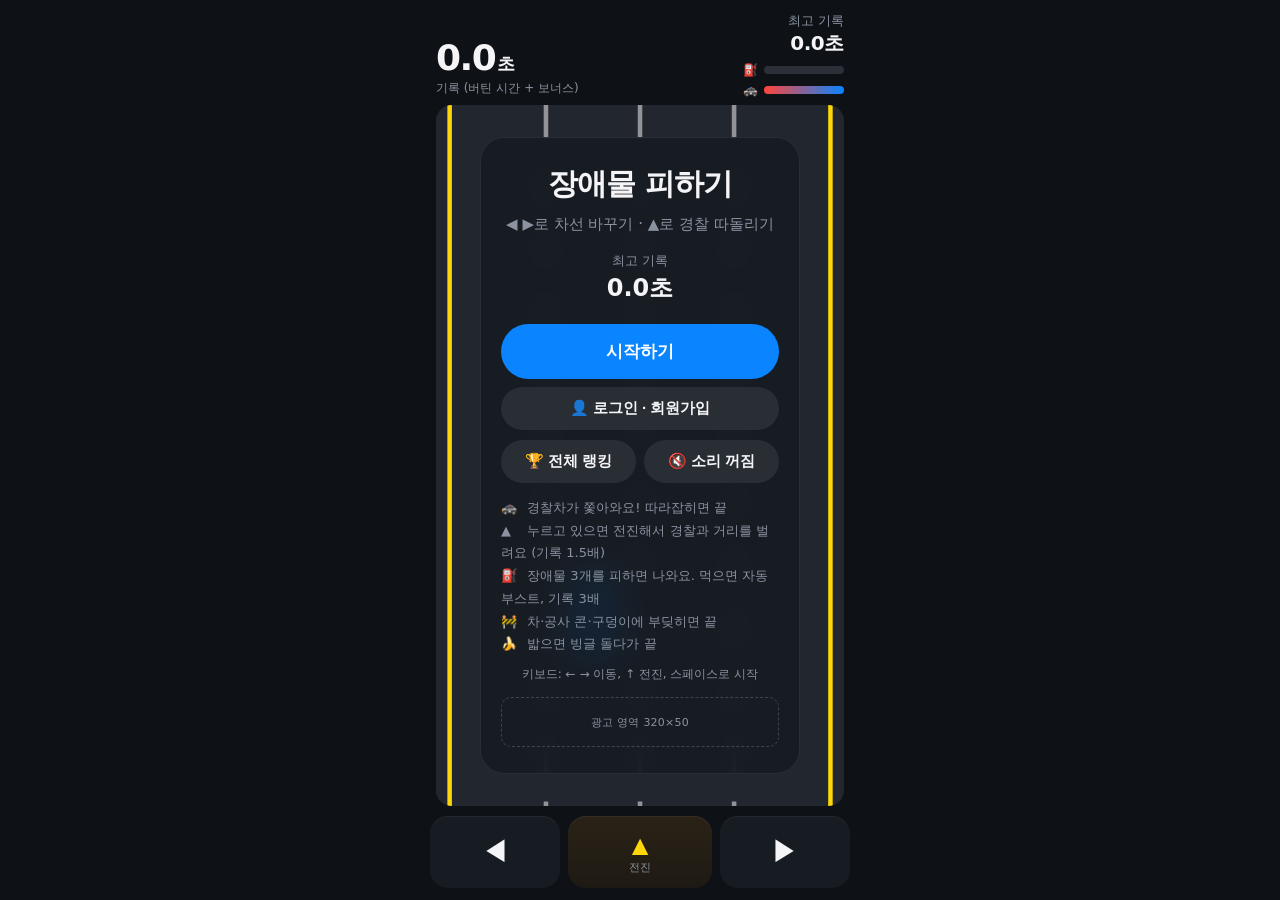
<file: dodge-online/index.html>
<!DOCTYPE html>
<html lang="ko">
<head>
<meta charset="UTF-8">
<meta name="viewport" content="width=device-width, initial-scale=1, maximum-scale=1, user-scalable=no">
<title>장애물 피하기</title>
<style>
:root{--bg:#0E1116;--panel:#171B22;--ink:#F5F5F7;--mute:#8B93A1;--blue:#0A84FF;--red:#FF453A;--yellow:#FFD60A}
*{box-sizing:border-box;-webkit-tap-highlight-color:transparent;user-select:none;-webkit-user-select:none}
html,body{margin:0;height:100%;background:var(--bg);color:var(--ink);font-family:-apple-system,BlinkMacSystemFont,"Apple SD Gothic Neo","Noto Sans KR",system-ui,sans-serif;overflow:hidden;touch-action:manipulation}
.wrap{max-width:440px;height:100vh;height:100dvh;margin:0 auto;display:grid;grid-template-columns:1fr 1.1fr 1fr;grid-template-rows:auto minmax(0,1fr) auto;grid-template-areas:"hud hud hud" "stage stage stage" "left up right";column-gap:8px;padding:max(10px,env(safe-area-inset-top)) max(10px,env(safe-area-inset-right)) max(12px,env(safe-area-inset-bottom)) max(10px,env(safe-area-inset-left))}
.hud{grid-area:hud}.stage{grid-area:stage}.ctrl{display:contents}#left{grid-area:left}#up{grid-area:up}#right{grid-area:right}
body{-webkit-touch-callout:none}

.hud{display:flex;justify-content:space-between;align-items:flex-end;padding:2px 6px 8px}
.time{font-size:36px;font-weight:800;letter-spacing:-.04em;font-variant-numeric:tabular-nums;line-height:1}
.time small{font-size:18px;font-weight:700;margin-left:2px}
.lbl{font-size:12px;color:var(--mute);margin-top:4px}
.best{text-align:right;font-size:13px;color:var(--mute)}
.best b{display:block;color:var(--ink);font-size:20px;font-variant-numeric:tabular-nums;letter-spacing:-.02em}
.stage{position:relative;flex:1;min-height:0;display:flex;align-items:center;justify-content:center}
canvas{display:block;border-radius:16px;background:#22262E}
.ctrl button{margin-top:10px}
.ctrl #up{color:var(--yellow);background:linear-gradient(180deg,#2A2216,#1E1A13)}
.ctrl #up small{display:block;font-size:11px;color:var(--mute);margin-top:-2px}
.fuel{display:flex;align-items:center;gap:6px;justify-content:flex-end;margin-top:6px;font-size:12px;color:var(--mute)}
.gauge{width:80px;height:8px;border-radius:4px;background:#2A2F38;overflow:hidden}.gauge i{display:block;height:100%;width:0;background:linear-gradient(90deg,#FF9F0A,#FFD60A)}
.mute-btn{position:absolute;top:8px;right:8px;width:34px;height:34px;border-radius:50%;border:0;background:rgba(0,0,0,.35);color:#fff;font-size:14px;cursor:pointer;z-index:2}
.how2{text-align:left;margin:14px 0 0;font-size:13px;color:var(--mute);line-height:1.75}
.how2 span{display:inline-block;min-width:22px}
.ctrl button{height:72px;border:0;border-radius:18px;background:var(--panel);color:var(--ink);font-size:28px;cursor:pointer;transition:transform .08s,background .15s;box-shadow:inset 0 1px 0 rgba(255,255,255,.06)}
.ctrl button:active,.ctrl button.on{transform:scale(.96);background:#262C36}
.overlay{position:absolute;inset:0;display:flex;align-items:center;justify-content:center;padding:16px}
.card{width:100%;max-width:320px;background:rgba(23,27,34,.9);backdrop-filter:blur(16px);-webkit-backdrop-filter:blur(16px);border:1px solid rgba(255,255,255,.08);border-radius:24px;padding:26px 20px;text-align:center}
.card h1{margin:0;font-size:30px;letter-spacing:-.03em}
.card .how{margin:10px 0 0;color:var(--mute);font-size:15px}
.card .rec{margin-top:18px;font-size:13px;color:var(--mute)}
.card .rec b{display:block;color:var(--ink);font-size:24px;font-variant-numeric:tabular-nums;margin-top:2px}
.why{color:var(--mute);font-size:14px}
.big{font-size:60px;font-weight:800;letter-spacing:-.05em;font-variant-numeric:tabular-nums;margin:4px 0 0;line-height:1.1}
.big small{font-size:26px;margin-left:2px}
.newbest{display:inline-block;background:var(--yellow);color:#1a1400;font-weight:800;font-size:13px;border-radius:999px;padding:4px 12px;margin-top:10px}
.prev{margin-top:10px;font-size:13px;color:var(--mute)}
.btn{margin-top:20px;width:100%;border:0;border-radius:999px;padding:16px;font-size:17px;font-weight:700;background:var(--blue);color:#fff;cursor:pointer}
.hint{font-size:12px;color:var(--mute);margin-top:10px}
.hidden{display:none!important}
#rankView,#shareView{background:rgba(14,17,22,.78);border-radius:16px;z-index:3}
.card{max-height:100%;overflow:auto;scrollbar-width:none}
.card::-webkit-scrollbar{display:none}
.row2{display:grid;grid-template-columns:1fr 1fr;gap:8px;margin-top:10px}
.btn2{border:0;border-radius:999px;padding:12px;font-size:15px;font-weight:600;background:rgba(255,255,255,.08);color:var(--ink);cursor:pointer}
.ad{margin-top:14px;height:50px;border:1px dashed rgba(255,255,255,.18);border-radius:10px;display:flex;align-items:center;justify-content:center;font-size:11px;color:var(--mute);letter-spacing:.02em}
.rank{margin-top:12px;font-size:14px;color:var(--mute)}
.rank b{color:var(--yellow)}
.list{margin-top:12px;text-align:left}
.li{display:flex;align-items:center;gap:10px;padding:9px 4px;border-top:1px solid rgba(255,255,255,.07);font-size:14px;font-variant-numeric:tabular-nums}
.li .n{width:26px;color:var(--mute);font-weight:700}
.li .nm{flex:1;white-space:nowrap;overflow:hidden;text-overflow:ellipsis}
.li .sc{font-weight:700}
.li.me{background:rgba(10,132,255,.14);border-radius:10px}
.li.me .nm::after{content:" (나)";color:var(--mute);font-size:12px}
.medal{font-size:16px}
.nick{display:flex;gap:8px;margin-top:12px}
.nick input{flex:1;min-width:0;border:1px solid rgba(255,255,255,.12);background:rgba(0,0,0,.25);color:var(--ink);border-radius:12px;padding:10px 12px;font:inherit;font-size:16px}
.nick button{border:0;border-radius:12px;padding:0 14px;background:var(--blue);color:#fff;font-weight:600;font-size:14px;cursor:pointer}
.note{font-size:12px;color:var(--mute);margin-top:10px;line-height:1.5}
.sharebox{width:100%;margin-top:12px;border:1px solid rgba(255,255,255,.12);background:rgba(0,0,0,.25);color:var(--ink);border-radius:12px;padding:12px;font:inherit;font-size:14px;line-height:1.5;resize:none;height:96px;user-select:text;-webkit-user-select:text}
.soundtag{display:inline-flex;align-items:center;gap:6px}
/* 가로 화면: ◀ 왼쪽, ▲·▶ 오른쪽, 게임은 가운데 */
@media (orientation:landscape) and (max-height:600px){
  .wrap{max-width:none;grid-template-columns:minmax(84px,1fr) minmax(0,2.4fr) minmax(84px,1fr);grid-template-rows:auto minmax(0,1fr) minmax(0,1fr);grid-template-areas:"left hud up" "left stage up" "left stage right";row-gap:8px;padding-top:8px;padding-bottom:max(8px,env(safe-area-inset-bottom))}
  .ctrl button{height:auto!important;margin:0!important}
  .hud{padding:0 4px 2px}.time{font-size:26px}.best b{font-size:16px}
  .overlay{position:fixed;inset:0;z-index:5;background:rgba(14,17,22,.55);padding:10px}
  .card{max-width:380px}
}
/* 낮은 화면: 카드 압축 */
@media (max-height:520px){
  .card{padding:14px 16px}.card h1{font-size:22px}.how2,.card .hint{display:none}
  .card .rec{margin-top:8px}.card .rec b{font-size:18px}
  .btn{margin-top:10px;padding:12px}.row2{margin-top:6px}.btn2{padding:9px}
  .ad{height:40px;margin-top:8px}.big{font-size:40px}.newbest{margin-top:4px}.prev,.rank{margin-top:4px}
}

#accountView{background:rgba(14,17,22,.88);z-index:7}
.account-field{width:100%;border:1px solid rgba(255,255,255,.16);background:#10151d;color:#fff;border-radius:12px;padding:11px;margin:5px 0;font:inherit;font-size:14px;user-select:text;-webkit-user-select:text}
.account-status{font-size:12px;color:#d8dce5;line-height:1.5;overflow-wrap:anywhere;margin:10px 0}
.account-label{display:block;text-align:left;margin-top:9px;font-size:12px;color:#aeb7c5}
.account-actions{display:grid;grid-template-columns:1fr 1fr;gap:8px;margin-top:7px}
.account-actions button{border:0;border-radius:12px;padding:11px 6px;background:#0A84FF;color:white;font-weight:700;cursor:pointer}
.account-actions button.secondary{background:#303744}
</style>
</head>
<body>
<div class="wrap">
  <div class="hud">
    <div><div class="time" id="time">0.0<small>초</small></div><div class="lbl" id="lbl">기록 (버틴 시간 + 보너스)</div></div>
    <div class="best">최고 기록<b id="best">0.0초</b><div class="fuel">⛽ <div class="gauge"><i id="gauge"></i></div></div><div class="fuel">🚓 <div class="gauge"><i id="chaseG" style="background:linear-gradient(90deg,#FF453A,#0A84FF)"></i></div></div></div>
  </div>
  <div class="stage" id="stage">
    <canvas id="cv" aria-label="게임 화면"></canvas>
    <div class="overlay" id="start">
      <div class="card">
        <h1>장애물 피하기</h1>
        <p class="how">◀ ▶로 차선 바꾸기 · ▲로 경찰 따돌리기</p>
        <div class="rec">최고 기록<b id="startBest">0.0초</b></div>
        <button class="btn" id="startBtn">시작하기</button>
        <button class="btn2" id="accountBtn1" style="width:100%;margin-top:8px">👤 로그인 · 회원가입</button>
        <div class="row2"><button class="btn2" id="rankBtn1">🏆 전체 랭킹</button><button class="btn2" id="soundBtn"><span class="soundtag" id="soundTag">🔇 소리 꺼짐</span></button></div>
        <div class="how2">
          <div><span>🚓</span> 경찰차가 쫓아와요! 따라잡히면 끝</div>
          <div><span>▲</span> 누르고 있으면 전진해서 경찰과 거리를 벌려요 (기록 1.5배)</div>
          <div><span>⛽</span> 장애물 3개를 피하면 나와요. 먹으면 자동 부스트, 기록 3배</div>
          <div><span>🚧</span> 차·공사 콘·구덩이에 부딪히면 끝</div>
          <div><span>🍌</span> 밟으면 빙글 돌다가 끝</div>
        </div>
        <div class="hint">키보드: ← → 이동, ↑ 전진, 스페이스로 시작</div>
        <div class="ad" id="adStart" aria-label="광고 영역">광고 영역 320×50</div>
      </div>
    </div>
    <div class="overlay hidden" id="over">
      <div class="card">
        <div class="why" id="why">차에 부딪혔어요</div>
        <div class="big" id="final">0.0<small>초</small></div>
        <div id="nb"></div>
        <div class="prev" id="prev"></div>
        <div class="rank" id="myRank"></div>
        <button class="btn" id="againBtn">다시 하기</button>
        <button class="btn2" id="accountBtn2" style="width:100%;margin-top:8px">👤 계정 · 랭킹 연결</button>
        <div class="row2"><button class="btn2" id="shareBtn">📤 기록 공유</button><button class="btn2" id="rankBtn2">🏆 랭킹 보기</button></div>
        <div class="hint">스페이스로도 바로 다시 시작해요</div>
        <div class="ad" id="adOver" aria-label="광고 영역">광고 영역 320×50</div>
      </div>
    </div>
    <div class="overlay hidden" id="rankView">
      <div class="card">
        <h1 style="font-size:24px">🏆 전체 랭킹</h1>
        <div id="rankBody"></div>
        <button class="btn" id="rankClose">닫기</button>
      </div>
    </div>

    <div class="overlay hidden" id="accountView">
      <div class="card">
        <h1 style="font-size:23px">👤 계정 · 서버 설정</h1>
        <p class="note">로그인 없이 게임할 수 있습니다. 로그인하면 서버의 전체 랭킹에 참여할 수 있습니다.</p>
        <div class="account-status" id="accountStatus" aria-live="polite"></div>
        <div id="authFields">
          <label class="account-label" for="loginUser">아이디</label>
          <input class="account-field" id="loginUser" autocomplete="username" placeholder="영문·숫자 4~20자" maxlength="20">
          <label class="account-label" for="loginPass">비밀번호</label>
          <input class="account-field" id="loginPass" type="password" autocomplete="current-password" placeholder="8자 이상">
          <label class="account-label" for="regNick">회원가입 닉네임</label>
          <input class="account-field" id="regNick" maxlength="12" placeholder="2~12자 (회원가입 때만 사용)">
          <div class="account-actions"><button id="loginBtn">로그인</button><button class="secondary" id="registerBtn">회원가입</button></div>
        </div>
        <button class="btn2 hidden" style="width:100%" id="logoutBtn">로그아웃</button>
        <label class="account-label" for="serverUrl">백엔드 서버 주소 (HTTPS)</label>
        <input class="account-field" id="serverUrl" inputmode="url" autocapitalize="none" placeholder="https://your-service.onrender.com">
        <button class="btn2" style="width:100%;margin-top:6px" id="serverSave">서버 연결 확인</button>
        <p class="note">Render에 서버를 배포한 뒤 주소를 넣어 주세요. 비밀번호는 브라우저에 보관하지 않습니다.</p>
        <button class="btn" id="accountClose">닫기</button>
      </div>
    </div>
    <div class="overlay hidden" id="shareView">
      <div class="card">
        <h1 style="font-size:22px">친구에게 알려 주기</h1>
        <p class="how" id="shareMsg">아래 글을 복사해서 카카오톡이나 메시지에 붙여 넣으세요.</p>
        <textarea class="sharebox" id="shareText" readonly></textarea>
        <button class="btn" id="copyBtn">복사하기</button>
        <button class="btn2" style="width:100%;margin-top:8px" id="shareClose">닫기</button>
      </div>
    </div>
  </div>
  <div class="ctrl">
    <button id="left" aria-label="왼쪽 차선">◀</button>
    <button id="up" aria-label="전진">▲<small>전진</small></button>
    <button id="right" aria-label="오른쪽 차선">▶</button>
  </div>
</div>

<script>
/* ===== 기획서 숫자 ===== */
const LANE_N=4;
const SPEED_START=100, SPEED_STEP=10, SPEED_MAX=200;   // 10초마다 +10
const GAP_START=1.2, GAP_STEP=.1, GAP_MIN=.8;           // 등장 간격(초), 10초마다 -0.1
const PX_PER_SPEED=3.3;         // 속도 100 = 초당 330px (화면 위→아래 약 2초)
/* 추가 기능 숫자 */
const FWD_SPEED=1.2, FWD_MULT=1.5, FWD_DIST=120;        // ▲ 전진
const BOOST_SPEED=1.6, BOOST_MULT=3, FUEL_DRAIN=24;     // 부스트 (기름 100 → 약 4초)
const MOVE_TIME=.1;             // 차선 한 칸 이동 시간(초)
const KEY='dodge.final.v2';

/* ===== 캔버스 ===== */
const W=360,H=620,ROAD_L=14,ROAD_R=W-14,LW=(ROAD_R-ROAD_L)/LANE_N;
const LX=i=>ROAD_L+LW*(i+.5);
const CW=50,CH=80,PY=H-170;
const CHASE_CREEP=3.5, CHASE_CREEP_UP=.04, CHASE_FWD=10, CHASE_BOOST=5, CHASE_DANGER=35, FUEL_COOLDOWN=8; // 경찰 추격: 초당 %
const cv=document.getElementById('cv'),ctx=cv.getContext('2d');
const $=id=>document.getElementById(id);
function fit(){const r=$('stage').getBoundingClientRect();const sc=Math.min(r.width/W,r.height/H);
  cv.style.width=W*sc+'px';cv.style.height=H*sc+'px';const d=Math.min(devicePixelRatio||1,2);cv.width=W*d;cv.height=H*d;ctx.setTransform(d,0,0,d,0,0)}
addEventListener('resize',fit);addEventListener('orientationchange',()=>setTimeout(fit,250));try{new ResizeObserver(()=>fit()).observe($('stage'))}catch(e){}

/* ===== 기록·소리 설정 ===== */
let best=0,mute=true,nick='',localRuns=[];
try{best=+localStorage.getItem(KEY)||0;mute=localStorage.getItem(KEY+'.mute')!=='0';nick=localStorage.getItem(KEY+'.nick')||'';localRuns=JSON.parse(localStorage.getItem(KEY+'.runs')||'[]')}catch(e){}
const store=(k,v)=>{try{localStorage.setItem(KEY+k,v)}catch(e){}};
const fmt=t=>(Math.floor(t*10)/10).toFixed(1)+'초';
function showBest(){$('best').textContent=fmt(best);$('startBest').textContent=fmt(best)}
showBest();
/* 소리: 기본은 꺼짐(버스·지하철 배려), 켜도 짧고 작게 */
let ac=null,master=null;
function audio(){if(!ac){const A=window.AudioContext||window.webkitAudioContext;if(!A)return null;ac=new A();master=ac.createGain();master.gain.value=.5;master.connect(ac.destination)}if(ac.state==='suspended')ac.resume();return ac}
function tone(f,d,type='sine',v=.05,slide=0,delay=0){if(mute)return;try{const a=audio();if(!a)return;const t0=a.currentTime+delay;
  const o=a.createOscillator(),g=a.createGain();o.type=type;o.frequency.setValueAtTime(f,t0);if(slide)o.frequency.exponentialRampToValueAtTime(slide,t0+d);
  g.gain.setValueAtTime(0,t0);g.gain.linearRampToValueAtTime(v,t0+.008);g.gain.exponentialRampToValueAtTime(.0001,t0+d);o.connect(g).connect(master);o.start(t0);o.stop(t0+d+.02)}catch(e){}}
function noise(d,v=.05,from=1200,to=300){if(mute)return;try{const a=audio();if(!a)return;const n=a.createBufferSource(),b=a.createBuffer(1,a.sampleRate*d,a.sampleRate),c=b.getChannelData(0);
  for(let i=0;i<c.length;i++)c[i]=Math.random()*2-1;n.buffer=b;const f=a.createBiquadFilter();f.type='lowpass';f.frequency.setValueAtTime(from,a.currentTime);f.frequency.exponentialRampToValueAtTime(to,a.currentTime+d);
  const g=a.createGain();g.gain.setValueAtTime(v,a.currentTime);g.gain.exponentialRampToValueAtTime(.0001,a.currentTime+d);n.connect(f).connect(g).connect(master);n.start()}catch(e){}}
const buzz=p=>{try{navigator.vibrate&&navigator.vibrate(p)}catch(e){}};
const SFX={
  move:()=>tone(1400,.03,'triangle',.025),
  start:()=>{tone(523,.09,'triangle',.05);tone(784,.12,'triangle',.05,0,.08)},
  fuel:()=>{tone(1047,.1,'sine',.06);tone(1319,.14,'sine',.06,0,.08);noise(.5,.03,400,3000);buzz(30)},
  boostEnd:()=>tone(660,.12,'sine',.03,440),
  tick:()=>tone(1760,.05,'sine',.025),
  banana:()=>{tone(700,.6,'sine',.05,180);buzz([40,40,40])},
  crash:()=>{tone(110,.35,'sine',.09,40);noise(.25,.07,900,120);buzz(120)},
  siren:()=>{tone(740,.22,'sine',.03);tone(988,.22,'sine',.03,0,.24)},
  door:()=>{noise(.12,.05,600,200)},
  best:()=>{[784,988,1175,1568].forEach((f,i)=>tone(f,.14,'triangle',.05,0,i*.09))}
};
function renderSound(){$('soundTag').textContent=mute?'🔇 소리 꺼짐':'🔊 소리 켜짐'}
renderSound();
$('soundBtn').onclick=()=>{mute=!mute;store('.mute',mute?'1':'0');renderSound();if(!mute)SFX.tick()};
const beep=(f,d,type,v,slide)=>tone(f,d,type,v,slide);

/* ===== 상태 ===== */
function fresh(state){return{state,t:0,rec:0,lane:1,px:LX(1),objs:[],spawnT:.6,prevFree:null,prevN:0,flash:0,shake:0,road:0,
  dodges:0,streak:0,fuelPending:false,fuel:0,fuels:0,boost:false,wasBoost:false,fwd:0,py:PY,spin:0,rot:0,floats:[],why:'',chase:100,sirenT:0,sceneT:0,policeY:H+60,policeFrom:H+60,stopY:0}}
let G=fresh('start');
const speedNow=t=>Math.min(SPEED_MAX,SPEED_START+Math.floor(t/10)*SPEED_STEP);
const gapNow=t=>Math.max(GAP_MIN,GAP_START-Math.floor(t/10)*GAP_STEP);
const perRow=t=>t<20?1:t<40?2:3;

function start(){G=fresh('play');$('start').classList.add('hidden');$('over').classList.add('hidden');SFX.start()}
function toStart(){G=fresh('start');$('over').classList.add('hidden');$('shareView').classList.add('hidden');$('rankView').classList.add('hidden');$('start').classList.remove('hidden');showBest()}

/* ===== 입력 ===== */
let upHeld=false;
function move(d){if(G.state!=='play'||G.spin)return;const n=Math.max(0,Math.min(LANE_N-1,G.lane+d));if(n!==G.lane){G.lane=n;SFX.move()}}
function setUp(v){upHeld=v;$('up').classList.toggle('on',v)}
addEventListener('keydown',e=>{
  if(['ArrowLeft','ArrowRight','ArrowUp',' '].includes(e.key)||e.code==='Space')e.preventDefault();
  if(e.key==='ArrowUp'){setUp(true);return}
  if(e.repeat)return;
  if(e.key==='ArrowLeft')move(-1);else if(e.key==='ArrowRight')move(1);
  else if(e.code==='Space'||e.key==='Enter'){if(G.state==='start'&&$('rankView').classList.contains('hidden'))start();else if(G.state==='over'&&!$('over').classList.contains('hidden')&&$('rankView').classList.contains('hidden')&&$('shareView').classList.contains('hidden'))start()}
});
addEventListener('keyup',e=>{if(e.key==='ArrowUp')setUp(false)});
for(const [id,d] of [['left',-1],['right',1]]){const b=$(id);
  b.addEventListener('pointerdown',e=>{e.preventDefault();b.classList.add('on');move(d)});
  ['pointerup','pointercancel','pointerleave'].forEach(t=>b.addEventListener(t,()=>b.classList.remove('on')))}
$('up').addEventListener('pointerdown',e=>{e.preventDefault();setUp(true)});
['pointerup','pointercancel','pointerleave'].forEach(t=>$('up').addEventListener(t,()=>setUp(false)));
document.addEventListener('visibilitychange',()=>{if(document.hidden)setUp(false)});
$('startBtn').onclick=start;$('againBtn').onclick=()=>{$('shareView').classList.add('hidden');$('rankView').classList.add('hidden');start()};

/* ===== 생성: 한 줄 1~3개, 4차선 중 한 칸은 항상 비움 ===== */
const COLORS=['#FF453A','#FF9F0A','#BF5AF2','#30D158','#FFD60A','#64D2FF'];
function spawnRow(){
  const n=perRow(G.t);let free;
  if(n===3&&G.prevN===3&&G.prevFree!==null){const o=[G.prevFree-1,G.prevFree,G.prevFree+1].filter(l=>l>=0&&l<LANE_N);free=[o[(Math.random()*o.length)|0]]}
  else{const all=[...Array(LANE_N).keys()].sort(()=>Math.random()-.5);free=all.slice(n)}
  const block=[...Array(LANE_N).keys()].filter(l=>!free.includes(l));
  const lowP=Math.min(.4,.12+G.t*.005);
  block.forEach(l=>{const r=Math.random();
    const type=r<lowP*.55?'cone':r<lowP?'hole':'car';
    G.objs.push({type,lane:l,x:LX(l),y:type==='car'?-CH:-30,c:COLORS[(Math.random()*COLORS.length)|0],counted:false})});
  const f=free.slice();
  if(G.fuelPending&&f.length){const l=f.splice((Math.random()*f.length)|0,1)[0];G.objs.push({type:'fuel',lane:l,x:LX(l),y:-30});G.fuelPending=false}
  else if(f.length>=2&&Math.random()<.18){const l=f[(Math.random()*f.length)|0];G.objs.push({type:'banana',lane:l,x:LX(l),y:-30})}
  G.prevN=n;G.prevFree=n===3?free[0]:null;
}
const float=(txt,x,y,c)=>G.floats.push({txt,x,y,c,life:.9});

/* ===== 업데이트 ===== */
function update(dt){
  if(G.state==='caught'){updateScene(dt);return}
  if(G.state!=='play')return;
  G.t+=dt;
  // 부스트(자동)·전진
  G.boost=G.fuel>0&&!G.spin;
  if(G.boost)G.fuel=Math.max(0,G.fuel-FUEL_DRAIN*dt);
  if(G.wasBoost&&!G.boost&&!G.spin){float('부스트 끝',G.px,G.py-70,'#8B93A1');SFX.boostEnd()}
  G.wasBoost=G.boost;
  const fwdOn=upHeld&&!G.spin;
  G.fwd=fwdOn?Math.min(1,G.fwd+dt*2.6):Math.max(0,G.fwd-dt*1.6);G.py=PY-G.fwd*FWD_DIST;
  // 경찰 추격: 가만히 있으면 가까워지고, ▲·부스트로 멀어진다
  G.chase=Math.max(0,Math.min(100,G.chase+(-(CHASE_CREEP+G.t*CHASE_CREEP_UP)+(fwdOn?CHASE_FWD:0)+(G.boost?CHASE_BOOST:0))*dt));
  G.policeY=policeYFor(G.chase);
  if(G.chase<CHASE_DANGER){G.sirenT-=dt;if(G.sirenT<=0){SFX.siren();G.sirenT=1}}
  if(G.chase<=0){end('경찰차에 따라잡혔어요');return}
  const mult=(G.boost?BOOST_MULT:1)*(fwdOn?FWD_MULT:1);G.mult=mult;
  const before=Math.floor(G.rec/10);G.rec+=dt*mult;if(Math.floor(G.rec/10)>before){SFX.tick();float(`${Math.floor(G.rec/10)*10}초 돌파`,W/2,H/2-80,'#FFD60A')}
  let v=speedNow(G.t)*PX_PER_SPEED*(G.boost?BOOST_SPEED:1)*(fwdOn?FWD_SPEED:1);
  if(G.spin)v*=.5;
  G.road=(G.road+v*dt)%56;
  G.spawnT-=dt;if(G.spawnT<=0){spawnRow();G.spawnT=gapNow(G.t)}
  {const tx=LX(G.lane),step=LW/MOVE_TIME*dt;G.px=Math.abs(tx-G.px)<=step?tx:G.px+Math.sign(tx-G.px)*step}
  if(G.spin){G.spin-=dt;G.rot+=dt*18;if(G.spin<=0){end('바나나에 미끄러져 빙글 돌았어요');return}}
  for(const o of G.objs){o.y+=v*dt;
    if((o.type==='car'||o.type==='cone'||o.type==='hole')&&!o.counted&&o.y>G.py+CH){o.counted=true;G.dodges++;G.streak++;
      if(G.streak>=3&&G.t-(G.lastFuelT||-99)>=FUEL_COOLDOWN){G.streak=0;G.fuelPending=true;G.lastFuelT=G.t}}}
  G.objs=G.objs.filter(o=>o.y<H+CH&&!o.dead);
  if(!G.spin)for(const o of G.objs){const dx=Math.abs(o.x-G.px),dy=Math.abs(o.y-G.py);
    if(o.type==='car'&&dx<CW-8&&dy<CH-12){crash('차에 부딪혔어요');return}
    if(o.type==='cone'&&dx<34&&dy<44){crash('공사 콘에 부딪혔어요');return}
    if(o.type==='hole'&&dx<36&&dy<38){crash('구덩이에 빠졌어요');return}
    if(o.type==='fuel'&&dx<40&&dy<50){o.dead=true;G.fuel=100;G.fuels++;float('부스트! 기록 x3',W/2,G.py-90,'#FFD60A');SFX.fuel()}
    if(o.type==='banana'&&dx<32&&dy<36){o.dead=true;G.spin=.8;G.fuel=0;G.flash=.5;SFX.banana();float('빙글빙글!',G.px,G.py-70,'#FFD60A')}}
  G.floats.forEach(f=>{f.life-=dt;f.y-=40*dt});G.floats=G.floats.filter(f=>f.life>0);
}
function crash(why){G.flash=1;G.shake=.35;SFX.crash();end(why)}
const policeYFor=c=>(PY+CH+6)+(H+60-(PY+CH+6))*c/100;
function end(why){
  setUp(false);G.boost=false;G.state='caught';G.sceneT=0;G.why=why;
  G.policeFrom=policeYFor(G.chase);G.stopY=G.py+CH+12;G.copSide=G.lane===0?1:-1;SFX.siren();
}
function updateScene(dt){
  const T=G.sceneT+=dt;
  const e=Math.min(1,T/.6),ease=1-Math.pow(1-e,3);
  G.policeY=G.policeFrom+(G.stopY-G.policeFrom)*ease;
  if(T>.85&&!G.doorSfx){G.doorSfx=true;SFX.door()}
  if(G.spin>0)G.rot+=dt*6;
  G.floats.forEach(f=>{f.life-=dt;f.y-=40*dt});G.floats=G.floats.filter(f=>f.life>0);
  if(T>=2.3&&G.state==='caught')finish(G.why);
}
function finish(why){
  G.state='over';
  const rec=Math.floor(G.rec*10)/10,t=Math.floor(G.t*10)/10,prevBest=best,isBest=rec>best;
  if(isBest){best=rec;store('',String(best))}
  localRuns=[{s:rec,t,at:Date.now()},...localRuns].slice(0,30);store('.runs',JSON.stringify(localRuns));
  lastRec=rec;lastT=t;submitScore(rec,t);
  showBest();const me=G;
  setTimeout(()=>{if(G!==me)return;
    $('why').textContent=why.includes('경찰')?'🚓 '+why:why+' · 🚓 경찰에게 잡혔어요';
    $('final').innerHTML=t.toFixed(1)+'<small>초</small>';
    $('nb').innerHTML=isBest?'<span class="newbest">새 최고 기록</span>':'';
    $('prev').textContent=`버틴 시간 · 기록 ${rec.toFixed(1)}초 (보너스 +${(rec-t).toFixed(1)}초)`+(isBest?(prevBest?` · 이전 최고 ${fmt(prevBest)}`:''):` · 최고 ${fmt(best)}`);
    if(isBest&&rec>0)SFX.best();
    renderMyRank();$('over').classList.remove('hidden')},isBest?300:150);
}

/* ===== 그리기 (이미지 파일 없이 도형으로) ===== */
function rr(x,y,w,h,r){ctx.beginPath();ctx.roundRect?ctx.roundRect(x,y,w,h,r):ctx.rect(x,y,w,h)}
function car(x,y,c,me,rot){ctx.save();ctx.translate(x,y);ctx.rotate(rot||0);
  ctx.fillStyle='rgba(0,0,0,.3)';rr(-CW/2+3,-CH/2+5,CW,CH,10);ctx.fill();
  ctx.fillStyle=c;rr(-CW/2,-CH/2,CW,CH,10);ctx.fill();
  ctx.fillStyle='rgba(0,0,0,.35)';rr(-CW/2+6,-CH/2+(me?12:46),CW-12,18,5);ctx.fill();rr(-CW/2+6,-CH/2+(me?48:14),CW-12,14,5);ctx.fill();
  ctx.fillStyle=me?'#FFF7C2':'#FF8A80';if(me){ctx.fillRect(-CW/2+5,-CH/2+1,10,4);ctx.fillRect(CW/2-15,-CH/2+1,10,4)}else{ctx.fillRect(-CW/2+5,CH/2-5,10,4);ctx.fillRect(CW/2-15,CH/2-5,10,4)}
  ctx.restore()}
function cone(x,y){ctx.save();ctx.translate(x,y);ctx.fillStyle='rgba(0,0,0,.3)';ctx.beginPath();ctx.ellipse(3,20,20,6,0,0,7);ctx.fill();
  ctx.fillStyle='#3A3F48';rr(-19,14,38,8,3);ctx.fill();ctx.fillStyle='#FF7A1A';ctx.beginPath();ctx.moveTo(0,-22);ctx.lineTo(14,15);ctx.lineTo(-14,15);ctx.closePath();ctx.fill();
  ctx.fillStyle='#fff';ctx.beginPath();ctx.moveTo(-5.5,-8);ctx.lineTo(5.5,-8);ctx.lineTo(7.5,-2);ctx.lineTo(-7.5,-2);ctx.fill();ctx.beginPath();ctx.moveTo(-9.5,4);ctx.lineTo(9.5,4);ctx.lineTo(11.5,9);ctx.lineTo(-11.5,9);ctx.fill();ctx.restore()}
function hole(x,y){ctx.save();ctx.translate(x,y);ctx.fillStyle='#3B3F47';ctx.beginPath();ctx.ellipse(0,0,30,20,0,0,7);ctx.fill();
  ctx.fillStyle='#0B0D10';ctx.beginPath();ctx.ellipse(0,2,23,14,0,0,7);ctx.fill();ctx.strokeStyle='#4A4F58';ctx.lineWidth=2;ctx.beginPath();ctx.moveTo(26,-6);ctx.lineTo(34,-12);ctx.moveTo(-25,8);ctx.lineTo(-34,14);ctx.stroke();ctx.restore()}
function police(x,y,t,door){ctx.save();ctx.translate(x,y);
  ctx.fillStyle='rgba(0,0,0,.3)';rr(-CW/2+3,-CH/2+5,CW,CH,10);ctx.fill();
  ctx.fillStyle='#F2F2F7';rr(-CW/2,-CH/2,CW,CH,10);ctx.fill();
  ctx.fillStyle='#1C1C1E';rr(-CW/2,-CH/2+30,CW,26,4);ctx.fill();
  ctx.fillStyle='rgba(0,0,0,.45)';rr(-CW/2+6,-CH/2+12,CW-12,16,5);ctx.fill();rr(-CW/2+6,CH/2-16,CW-12,10,4);ctx.fill();
  const on=Math.floor(t*6)%2===0;
  ctx.fillStyle=on?'#FF3B30':'#5A1A16';rr(-CW/2+6,-CH/2+31,(CW-12)/2-1,7,3);ctx.fill();
  ctx.fillStyle=on?'#1E3A8A':'#0A84FF';rr(1,-CH/2+31,(CW-12)/2-1,7,3);ctx.fill();
  ctx.fillStyle='#0A84FF';ctx.font='800 10px -apple-system,sans-serif';ctx.textAlign='center';ctx.textBaseline='middle';ctx.fillText('경찰',0,-CH/2+6);
  ctx.fillStyle='#FFF7C2';ctx.fillRect(-CW/2+4,-CH/2+1,9,3);ctx.fillRect(CW/2-13,-CH/2+1,9,3);
  if(door>0){ctx.save();ctx.translate(G.copSide*CW/2,-CH/2+36);ctx.rotate(G.copSide*door*1.1);ctx.fillStyle='#1C1C1E';ctx.fillRect(G.copSide>0?0:-4,0,4,22);ctx.restore()}
  // 경광등 빛 번짐
  const glow=ctx.createRadialGradient(0,-CH/2+34,2,0,-CH/2+34,60);glow.addColorStop(0,on?'rgba(255,59,48,.35)':'rgba(10,132,255,.35)');glow.addColorStop(1,'rgba(0,0,0,0)');
  ctx.fillStyle=glow;ctx.fillRect(-60,-CH/2-26,120,120);
  ctx.restore()}
function cop(x,y,walk){ctx.save();ctx.translate(x,y);const b=Math.sin(walk*14)*2;
  ctx.fillStyle='rgba(0,0,0,.3)';ctx.beginPath();ctx.ellipse(0,20,12,4,0,0,7);ctx.fill();
  ctx.fillStyle='#1C2A4A';ctx.fillRect(-6,6,5,13+b);ctx.fillRect(1,6,5,13-b);
  ctx.fillStyle='#24375F';rr(-9,-10,18,19,5);ctx.fill();
  ctx.fillStyle='#FFD60A';ctx.fillRect(-5,-6,4,4);
  ctx.fillStyle='#F2C7A5';ctx.beginPath();ctx.arc(0,-17,7,0,7);ctx.fill();
  ctx.fillStyle='#14203A';rr(-8,-26,16,7,3);ctx.fill();ctx.fillRect(-9,-20,18,2);
  ctx.fillStyle='#FFD60A';ctx.fillRect(-2,-25,4,3);
  ctx.restore()}
function bubble(x,y,txt){ctx.save();ctx.font='700 13px -apple-system,sans-serif';const w=ctx.measureText(txt).width+18;
  const bx=Math.max(6,Math.min(W-w-6,x-w/2));ctx.fillStyle='#fff';rr(bx,y-30,w,26,10);ctx.fill();
  ctx.beginPath();ctx.moveTo(x-5,y-5);ctx.lineTo(x+5,y-5);ctx.lineTo(x,y+3);ctx.fill();
  ctx.fillStyle='#1C1C1E';ctx.textAlign='center';ctx.textBaseline='middle';ctx.fillText(txt,bx+w/2,y-17);ctx.restore()}
function draw(){
  ctx.save();
  if(G.shake>0){G.shake-=1/60;ctx.translate((Math.random()-.5)*14*G.shake,(Math.random()-.5)*14*G.shake)}
  ctx.fillStyle='#22262E';ctx.fillRect(0,0,W,H);
  ctx.fillStyle='#FFD60A';ctx.fillRect(ROAD_L-4,0,4,H);ctx.fillRect(ROAD_R,0,4,H);
  ctx.fillStyle='rgba(255,255,255,.5)';
  for(let i=1;i<LANE_N;i++){const x=ROAD_L+LW*i;for(let y=-56+G.road;y<H;y+=56)ctx.fillRect(x-2,y,4,30)}
  ctx.textAlign='center';ctx.textBaseline='middle';
  for(const o of G.objs){
    if(o.type==='car')car(o.x,o.y,o.c,false);else if(o.type==='cone')cone(o.x,o.y);else if(o.type==='hole')hole(o.x,o.y);
    else if(o.type==='banana'){ctx.font='30px serif';ctx.fillText('🍌',o.x,o.y)}
    else{const p=1+Math.sin(G.t*8)*.08;ctx.save();ctx.translate(o.x,o.y);ctx.scale(p,p);ctx.fillStyle='rgba(255,214,10,.22)';ctx.beginPath();ctx.arc(0,0,25,0,7);ctx.fill();ctx.font='28px serif';ctx.fillText('⛽',0,1);ctx.restore()}}
  if(G.fwd>.05||G.boost){ctx.fillStyle=G.boost?'rgba(255,159,10,.6)':'rgba(100,210,255,.45)';const fl=G.boost?26:12+G.fwd*8;
    for(const ox of [-11,11]){ctx.beginPath();ctx.moveTo(G.px+ox-5,G.py+CH/2);ctx.lineTo(G.px+ox,G.py+CH/2+fl+Math.random()*10);ctx.lineTo(G.px+ox+5,G.py+CH/2);ctx.fill()}}
  if(G.state==='play'||G.state==='caught'||G.state==='over'){if(G.policeY<H+50)police(G.px,G.policeY,performance.now()/1000,G.state==='caught'?Math.min(1,Math.max(0,(G.sceneT-.6)/.3)):G.state==='over'?1:0)}
  car(G.px,G.py,'#0A84FF',true,G.rot);
  if(G.state==='caught'||G.state==='over'){const T=G.state==='over'?3:G.sceneT;if(T>.85){const w=Math.min(1,(T-.85)/.8);
    const sx=G.px+G.copSide*(CW/2+14),sy=G.stopY-8,tx=G.px+G.copSide*(CW/2+14),ty=G.py+4;
    cop(sx+(tx-sx)*w,sy+(ty-sy)*w,w<1?T:0);if(T>1.5)bubble(tx,ty-34,'잠깐 서 주세요!')}}
  if(G.fuel>0){const bw=54,by=G.py+CH/2+(G.boost?34:14);ctx.fillStyle='rgba(0,0,0,.5)';rr(G.px-bw/2,by,bw,7,4);ctx.fill();ctx.fillStyle=G.fuel<25?'#FF453A':'#FFD60A';rr(G.px-bw/2,by,bw*G.fuel/100,7,4);ctx.fill()}
  ctx.font='bold 17px -apple-system,sans-serif';
  G.floats.forEach(f=>{ctx.globalAlpha=Math.min(1,f.life*2);ctx.fillStyle=f.c;ctx.fillText(f.txt,f.x,f.y)});ctx.globalAlpha=1;
  if(G.state==='play'&&G.chase<CHASE_DANGER){const a=.25+.25*Math.sin(performance.now()/120);
    ctx.strokeStyle=`rgba(255,59,48,${a})`;ctx.lineWidth=8;ctx.strokeRect(4,4,W-8,H-8);
    ctx.font='700 13px -apple-system,sans-serif';ctx.fillStyle='#FF6B60';ctx.fillText('🚓 경찰이 가까워요! ▲로 달아나기',W/2,48)}
  if(G.state==='play'){
    if(G.boost){ctx.fillStyle='rgba(0,0,0,.45)';rr(W/2-90,10,180,26,13);ctx.fill();ctx.fillStyle='#FFD60A';rr(W/2-86,14,172*G.fuel/100,18,9);ctx.fill();
      ctx.fillStyle='#1a1400';ctx.font='800 12px -apple-system,sans-serif';ctx.fillText('부스트 x3',W/2,23)}
    else{ctx.font='600 13px -apple-system,sans-serif';ctx.fillStyle='rgba(255,255,255,.7)';ctx.fillText(G.fuelPending?'⛽ 곧 기름이 나와요':`기름까지 ${3-G.streak}개`,W/2,22)}}
  ctx.restore();
  if(G.flash>0){ctx.fillStyle=`rgba(255,69,58,${G.flash*.5})`;ctx.fillRect(0,0,W,H);G.flash=Math.max(0,G.flash-.03)}
}

/* ===== Online leaderboard: independent Spring Boot backend ===== */
const GAME_URL='https://janginwoo285.github.io/neon-highway-v2/dodge-online/';
const SETTINGS_KEY='dodge.online.v1.';
let apiBase='',token='',me=null,board=[],rankState='off',rankMsg='',lastRec=0,lastT=0,pending=null;
try{apiBase=localStorage.getItem(SETTINGS_KEY+'api')||'';token=sessionStorage.getItem(SETTINGS_KEY+'token')||''}catch(e){}
const cleanNick=v=>String(v||'').replace(/[<>]/g,'').trim().slice(0,12);
async function api(path,method='GET',payload=null){
 if(!apiBase)throw Error('서버를 먼저 연결해 주세요.');
 const headers={'Content-Type':'application/json'};
 if(token)headers.Authorization='Bearer '+token;
 const res=await fetch(apiBase+'/api/game'+path,{method,headers,body:payload?JSON.stringify(payload):undefined});
 let data={};try{data=await res.json()}catch(e){}
 if(!res.ok)throw Error(data.error||'서버 요청 실패 ('+res.status+')');
 return data;
}
function setStatus(s){$('accountStatus').textContent=s}
function displayAuth(){
 $('authFields').classList.toggle('hidden',!!me);
 $('logoutBtn').classList.toggle('hidden',!me);
 setStatus(me?'로그인됨: '+me.nickname+' ('+me.username+')':apiBase?'서버 연결됨. 로그인 또는 회원가입해 주세요.':'서버 미연결. 게임은 로그인 없이 즐길 수 있습니다.');
}
async function connectServer(raw){
 let url=(raw||'').trim();
 while(url.endsWith('/')) url=url.slice(0,-1);
 if(!/^https:\/\/[a-z0-9.-]+(?::\d+)?$/i.test(url)){setStatus('HTTPS 서버 주소를 정확히 입력해 주세요.');return}
 apiBase=url;me=null;token='';
 try{sessionStorage.removeItem(SETTINGS_KEY+'token')}catch(e){}
 setStatus('서버 연결 확인 중...');
 try{
  const h=await api('/health');
  if(h.status!=='ok')throw Error('게임 서버가 아닙니다.');
  try{localStorage.setItem(SETTINGS_KEY+'api',apiBase)}catch(e){}
  await refreshBoard();displayAuth();
 }catch(e){rankState='off';setStatus('연결 실패: '+e.message)}
}
async function refreshBoard(){
 if(!apiBase){rankState='off';renderRank();return}
 rankState='loading';renderRank();
 try{
  const data=await api('/leaderboard');board=(data.scores||[]).map(v=>({id:Number(v.id),nick:cleanNick(v.nick)||'익명',score:Number(v.score)||0,time:Number(v.time)||0}));
  rankState='ok';rankMsg='';renderRank();renderMyRank();
 }catch(e){rankState='error';rankMsg=e.message;renderRank()}
}
async function restoreSession(){
 if(!apiBase||!token)return;
 try{me=await api('/me');displayAuth()}catch(e){token='';me=null;try{sessionStorage.removeItem(SETTINGS_KEY+'token')}catch(e){}}
}
async function authenticate(mode){
 const username=$('loginUser').value.trim(),password=$('loginPass').value;
 const nickname=$('regNick').value.trim();
 if(!apiBase){setStatus('서버 주소를 먼저 연결해 주세요.');return}
 setStatus(mode==='register'?'회원가입 중...':'로그인 중...');
 try{
  const r=await api('/auth/'+mode,'POST',{username,password,nickname});
  token=r.token;me=r.user;try{sessionStorage.setItem(SETTINGS_KEY+'token',token)}catch(e){}
  $('loginPass').value='';displayAuth();await refreshBoard();
  if(lastRec>0)await submitScore(lastRec,lastT);
 }catch(e){setStatus(e.message)}
}
$('accountBtn1').onclick=$('accountBtn2').onclick=()=>{$('rankView').classList.add('hidden');$('shareView').classList.add('hidden');$('accountView').classList.remove('hidden');$('serverUrl').value=apiBase;displayAuth()};
$('accountClose').onclick=()=>$('accountView').classList.add('hidden');
$('serverSave').onclick=()=>connectServer($('serverUrl').value);
$('loginBtn').onclick=()=>authenticate('login');
$('registerBtn').onclick=()=>authenticate('register');
$('logoutBtn').onclick=async()=>{
 try{await api('/auth/logout','POST')}catch(e){}
 me=null;token='';try{sessionStorage.removeItem(SETTINGS_KEY+'token')}catch(e){}displayAuth();renderMyRank();
};
async function submitScore(rec,t){
 if(!me||!apiBase||rec<=0)return;
 try{await api('/scores','POST',{score:rec,survived:t});await refreshBoard()}
 catch(e){rankMsg=e.message;renderMyRank()}
}
function myPlace(){const i=board.findIndex(v=>me&&v.id===Number(me.id));return i<0?null:i+1}
function renderMyRank(){
 const el=$('myRank');if(!el)return;
 if(rankState!=='ok'){el.textContent='';return}
 const p=myPlace();el.textContent=p?'전체 랭킹 '+p+'위 / '+board.length+'명':(me?'아직 랭킹에 등록되지 않았어요.': '로그인하면 랭킹에 기록을 남길 수 있어요.');
}
function renderRank(){
 const el=$('rankBody');if(!el)return;
 const local=[...localRuns].sort((a,b)=>b.s-a.s).slice(0,5);
 const localHtml='<div class="list"><div class="note">이 기기 기록 TOP 5</div>'+(
 local.length?local.map((r,i)=>'<div class="li"><span class="n">'+(i+1)+'</span><span class="nm">'+r.t.toFixed(1)+'초 버팀</span><span class="sc">'+r.s.toFixed(1)+'초</span></div>').join(''):'<div class="li">아직 기록이 없습니다.</div>')+'</div>';
 if(rankState==='loading'){el.innerHTML='<p class="note">랭킹을 불러오는 중입니다…</p>'+localHtml;return}
 if(rankState!=='ok'){el.innerHTML='<p class="note">전체 랭킹은 Spring Boot 서버가 연결된 뒤 표시됩니다. '+(rankMsg||'')+'</p>'+localHtml;return}
 const medals=['🥇','🥈','🥉'];
 el.innerHTML='<div class="note">전체 랭킹 TOP 50 · 최고 기록 기준'+(me?' · 내 계정 '+me.nickname:' · 비회원 관람 가능')+'</div><div class="list">'+(board.length?
 board.slice(0,50).map((r,i)=>'<div class="li '+(me&&r.id===Number(me.id)?'me':'')+'"><span class="n">'+(medals[i]||i+1)+'</span><span class="nm"></span><span class="sc">'+r.score.toFixed(1)+'초</span></div>').join(''):
 '<div class="li">아직 기록이 없습니다.</div>')+'</div>';
 el.querySelectorAll('.li .nm').forEach((el,i)=>{if(board[i])el.textContent=board[i].nick});
}
function openRank(){refreshBoard();$('rankView').classList.remove('hidden')}
$('rankBtn1').onclick=openRank;$('rankBtn2').onclick=openRank;
$('rankClose').onclick=()=>$('rankView').classList.add('hidden');
function shareText(){const place=myPlace();
 return '🚗 장애물 피하기에서 '+lastRec.toFixed(1)+'초 기록!'+(place?' (전체 '+place+'위)':'')+'\\n나의 기록에 도전해 보세요!\\n'+GAME_URL}
$('shareBtn').onclick=async()=>{
 const text=shareText();$('shareText').value=text;$('shareMsg').textContent='공유할 내용을 복사해 주세요.';$('shareView').classList.remove('hidden');
 try{await navigator.clipboard.writeText(text);$('shareMsg').textContent='복사했습니다!'}catch(e){}
};
$('copyBtn').onclick=async()=>{
 const t=$('shareText');try{await navigator.clipboard.writeText(t.value);$('shareMsg').textContent='복사했습니다!'}
 catch(e){t.focus();t.select();t.setSelectionRange(0,t.value.length);$('shareMsg').textContent='내용을 선택했습니다. 복사해 주세요.'}
};
$('shareClose').onclick=()=>$('shareView').classList.add('hidden');
restoreSession().then(refreshBoard);

/* ===== 루프 ===== */
let last=performance.now();
function loop(now){const dt=Math.min(.05,(now-last)/1000);last=now;update(dt);draw();
  $('time').innerHTML=(Math.floor(G.rec*10)/10).toFixed(1)+'<small>초</small>';
  $('lbl').textContent=G.state==='play'?`버틴 시간 ${G.t.toFixed(1)}초${G.mult>1?` · 기록 x${G.mult}`:''}`:'기록 (버틴 시간 + 보너스)';
  $('gauge').style.width=G.fuel+'%';$('chaseG').style.width=(G.state==='start'?100:G.chase)+'%';requestAnimationFrame(loop)}
fit();requestAnimationFrame(loop);
</script>
</body>
</html>
</file>
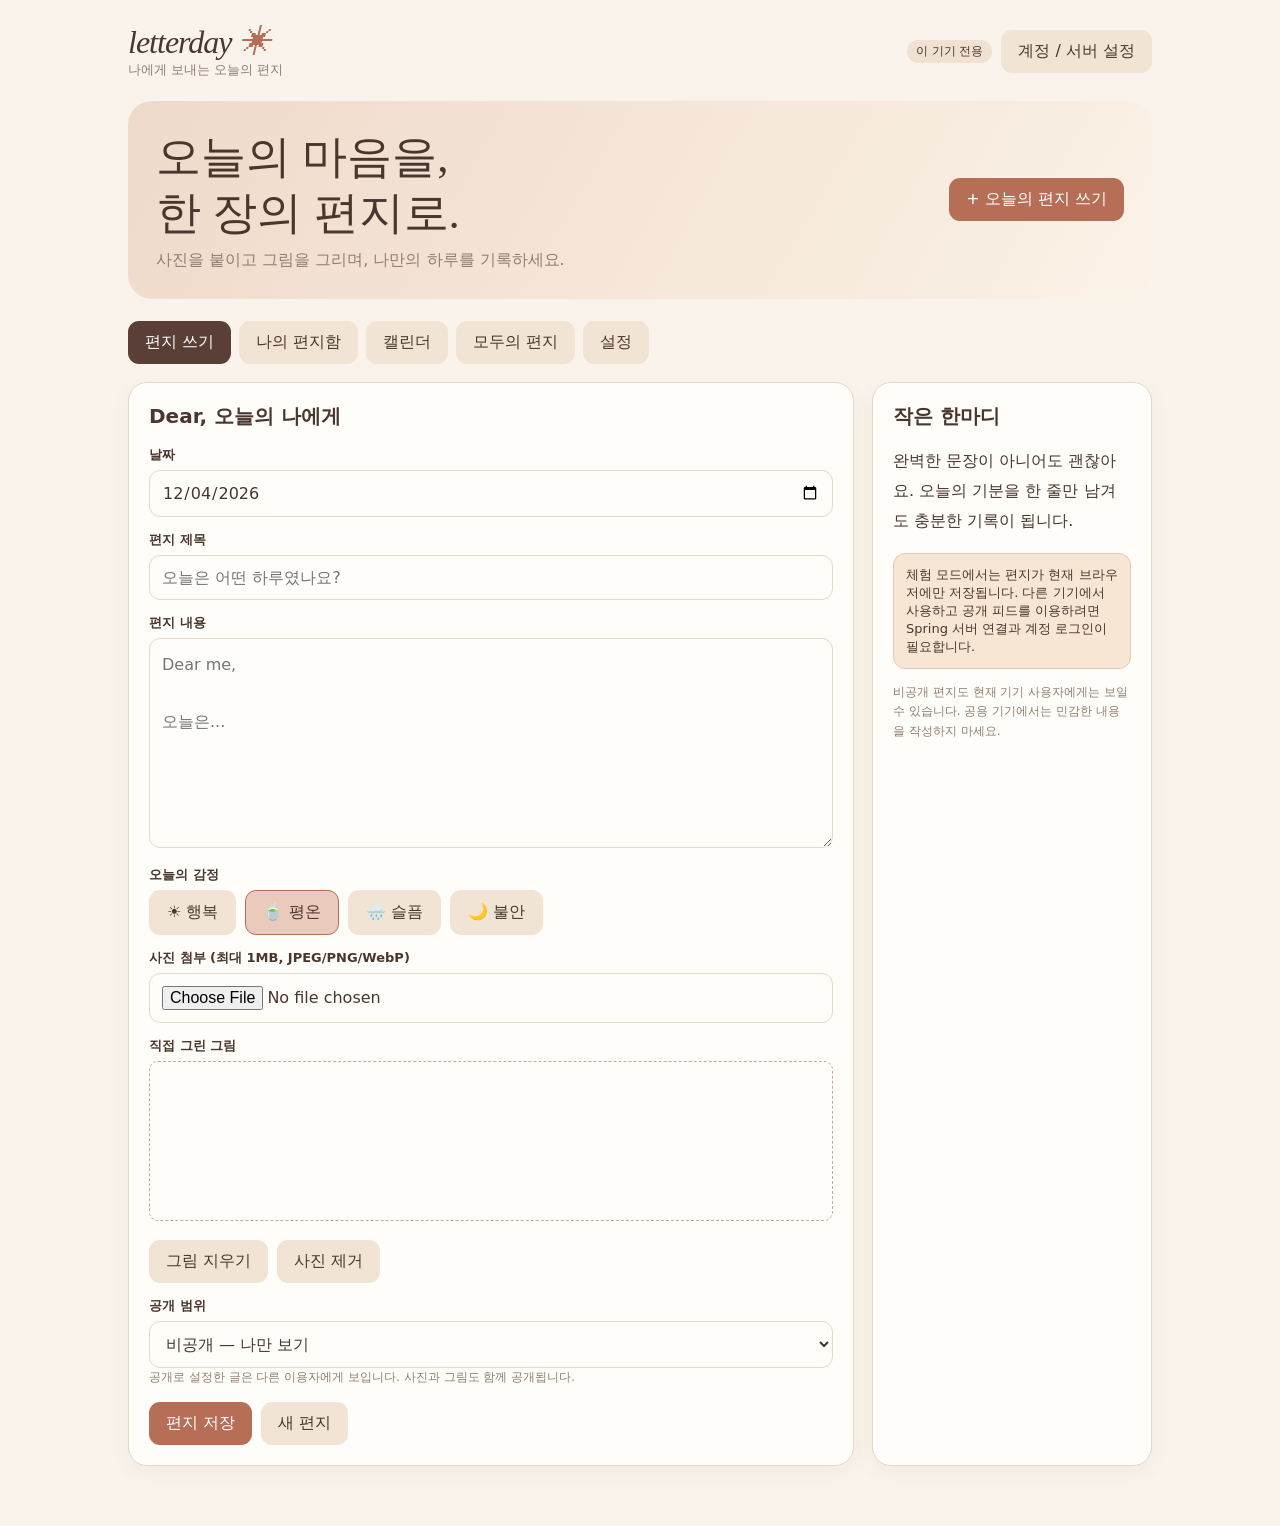
<file: letterday/index.html>
<!doctype html>
<html lang="ko"><head><meta charset="utf-8"><meta name="viewport" content="width=device-width,initial-scale=1"><meta name="theme-color" content="#f7eadc"><title>Letterday · 마음을 쓰는 공간</title><style>
:root{--bg:#f9f3eb;--ink:#49362e;--muted:#917e70;--accent:#b76e57;--line:#e8d8c8;--paper:#fffdf9;--soft:#f2e4d4}*{box-sizing:border-box}body{margin:0;font-family:system-ui,'Apple SD Gothic Neo',sans-serif;background:var(--bg);color:var(--ink)}button,input,textarea,select{font:inherit}button{cursor:pointer;border:0;border-radius:11px;padding:11px 17px;background:var(--soft);color:var(--ink)}button.primary{background:var(--accent);color:#fff}button:focus-visible,input:focus-visible,textarea:focus-visible{outline:2px solid var(--accent);outline-offset:2px}.shell{max-width:1060px;margin:auto;padding:24px 18px 60px}.top{display:flex;align-items:center;justify-content:space-between;gap:12px;flex-wrap:wrap}.brand{font-family:Georgia,serif;font-size:32px;font-style:italic;letter-spacing:-1px}.sub{color:var(--muted);font-size:13px}.hero{background:linear-gradient(120deg,#efdaca,#fbf2e7);border-radius:24px;padding:28px;margin:22px 0;display:flex;align-items:center;justify-content:space-between;gap:15px}.hero h1{font-family:Georgia,serif;font-size:clamp(27px,5vw,45px);font-weight:400;line-height:1.25;margin:0 0 8px}.tabs{display:flex;gap:8px;flex-wrap:wrap;margin-bottom:18px}.tabs button.active{background:#593f35;color:#fff}.grid{display:grid;grid-template-columns:1fr 280px;gap:18px}.panel{background:var(--paper);border:1px solid var(--line);border-radius:19px;padding:20px;box-shadow:0 6px 20px #886c5310}.panel h2{font-size:20px;margin:0 0 16px}.field{width:100%;border:1px solid var(--line);background:#fffdfa;border-radius:11px;padding:12px;color:var(--ink)}label{display:block;margin:14px 0 6px;font-weight:650;font-size:13px}textarea{min-height:210px;resize:vertical;line-height:1.8}.row{display:flex;gap:9px;align-items:center;flex-wrap:wrap}.spaced{justify-content:space-between}.moods button{border:1px solid transparent}.moods button.selected{border-color:var(--accent);background:#eacabb}.actions{display:flex;gap:9px;flex-wrap:wrap;margin-top:15px}.entries{display:grid;gap:12px}.entry{border:1px solid var(--line);border-radius:14px;padding:15px;background:#fffdfa}.entry h3{margin:5px 0}.entry p{white-space:pre-wrap;overflow-wrap:anywhere;line-height:1.65}.entry img{max-height:240px;max-width:100%;border-radius:10px;margin-top:10px}.stamp{font-size:12px;color:var(--muted)}.pill{display:inline-block;border-radius:99px;background:#f0e1d3;padding:3px 9px;font-size:12px}.hidden{display:none!important}canvas{width:100%;height:160px;touch-action:none;border:1px dashed #c9a997;border-radius:9px;background:#fffdf9}.tiny{font-size:12px;color:var(--muted);line-height:1.65}.month{display:grid;grid-template-columns:repeat(7,1fr);gap:5px}.day{padding:8px 1px;text-align:center;border-radius:7px;font-size:12px;background:#f9f2e9}.day.mark{background:#e7c5ae}.notice{background:#f7e6d4;border:1px solid #e9c9b3;padding:12px;border-radius:12px;margin-bottom:14px;font-size:13px}.muted{color:var(--muted)}#toast{position:fixed;bottom:18px;left:50%;transform:translateX(-50%);background:#45352c;color:white;padding:12px 20px;border-radius:12px;display:none;max-width:90vw;z-index:10}a{color:#99563f}@media(max-width:750px){.grid{grid-template-columns:1fr}.hero{display:block}.shell{padding:15px 13px 45px}.panel{padding:16px}}@media(prefers-reduced-motion:reduce){*{scroll-behavior:auto!important}}</style></head><body>
<main class="shell"><header class="top"><div><div class="brand">letterday <span style="color:#b76e57">✳</span></div><div class="sub">나에게 보내는 오늘의 편지</div></div><div class="row"><span class="pill" id="modeLabel">이 기기 전용</span><button id="accountBtn">계정 / 서버 설정</button></div></header>
<section class="hero"><div><h1>오늘의 마음을,<br>한 장의 편지로.</h1><div class="muted">사진을 붙이고 그림을 그리며, 나만의 하루를 기록하세요.</div></div><button class="primary" id="newBtn">+ 오늘의 편지 쓰기</button></section>
<nav class="tabs" aria-label="페이지"><button class="active" data-tab="write">편지 쓰기</button><button data-tab="archive">나의 편지함</button><button data-tab="calendar">캘린더</button><button data-tab="feed">모두의 편지</button><button data-tab="settings">설정</button></nav>
<div id="write" class="view"><div class="grid"><div class="panel"><h2>Dear, 오늘의 나에게</h2><form id="form"><input id="entryId" type="hidden"><label for="date">날짜</label><input class="field" type="date" id="date" required><label for="title">편지 제목</label><input class="field" id="title" placeholder="오늘은 어떤 하루였나요?" maxlength="90" required><label for="body">편지 내용</label><textarea class="field" id="body" maxlength="10000" placeholder="Dear me,&#10;&#10;오늘은..." required></textarea><label>오늘의 감정</label><div class="row moods" id="moods"><button type="button" data-mood="행복">☀️ 행복</button><button type="button" data-mood="평온">🍵 평온</button><button type="button" data-mood="슬픔">🌧️ 슬픔</button><button type="button" data-mood="불안">🌙 불안</button></div><label for="image">사진 첨부 (최대 1MB, JPEG/PNG/WebP)</label><input class="field" id="image" type="file" accept="image/jpeg,image/png,image/webp"><div id="photoBox"></div><label>직접 그린 그림</label><canvas id="drawing" width="600" height="230" aria-label="그림 그리기"></canvas><div class="actions"><button type="button" id="clearDrawing">그림 지우기</button><button type="button" id="removePhoto">사진 제거</button></div><label for="visibility">공개 범위</label><select id="visibility" class="field"><option value="private">비공개 — 나만 보기</option><option value="public">공개 — 모두의 편지에 게시 (로그인 필요)</option></select><div class="tiny">공개로 설정한 글은 다른 이용자에게 보입니다. 사진과 그림도 함께 공개됩니다.</div><div class="actions"><button class="primary" type="submit">편지 저장</button><button type="button" id="reset">새 편지</button></div></form></div><aside class="panel"><h2>작은 한마디</h2><p style="line-height:1.9">완벽한 문장이 아니어도 괜찮아요. 오늘의 기분을 한 줄만 남겨도 충분한 기록이 됩니다.</p><div class="notice">체험 모드에서는 편지가 현재 브라우저에만 저장됩니다. 다른 기기에서 사용하고 공개 피드를 이용하려면 Spring 서버 연결과 계정 로그인이 필요합니다.</div><p class="tiny">비공개 편지도 현재 기기 사용자에게는 보일 수 있습니다. 공용 기기에서는 민감한 내용을 작성하지 마세요.</p></aside></div></div>
<section id="archive" class="view hidden panel"><h2>나의 편지함</h2><input class="field" id="search" placeholder="제목·내용 검색"><div id="entryList" class="entries" style="margin-top:15px"></div></section>
<section id="calendar" class="view hidden panel"><h2>기록 캘린더</h2><div class="row spaced"><button id="prevMonth">←</button><strong id="monthLabel"></strong><button id="nextMonth">→</button></div><div class="month" id="calendarGrid" style="margin-top:15px"></div><p id="monthlyStats" class="muted"></p></section>
<section id="feed" class="view hidden panel"><h2>모두의 편지</h2><div class="notice">다른 사람의 글을 보려면 운영 중인 Spring Boot 서버에 연결해야 합니다. 이 화면은 가상의 공개 글을 만들지 않습니다.</div><button id="refreshFeed">공개 글 불러오기</button><div id="feedList" class="entries" style="margin-top:15px"></div></section>
<section id="settings" class="view hidden panel"><h2>계정·개인정보·알림</h2><label for="apiUrl">Spring Boot 서버 주소 (HTTPS)</label><input class="field" id="apiUrl" placeholder="https://your-api.example.com"><div class="actions"><button id="saveApi">서버 주소 저장</button><button id="disconnect">로컬 모드로 돌아가기</button></div><div class="row" style="margin-top:14px"><input id="email" class="field" style="flex:1" type="email" placeholder="이메일" autocomplete="username"><input id="password" class="field" style="flex:1" type="password" placeholder="비밀번호 (8자 이상)" autocomplete="current-password"></div><div class="actions"><button id="signUp">회원가입</button><button id="signIn" class="primary">로그인</button><button id="signOut">로그아웃</button></div><p id="accountStatus" class="tiny"></p><hr style="border:0;border-top:1px solid var(--line);margin:23px 0"><h2>일기 알림</h2><p class="tiny">알림은 기본 비활성화입니다. 아래 버튼을 직접 누른 뒤 브라우저 알림 권한을 허용해야 합니다. 이 버전은 페이지가 열려 있을 때 설정 시각에 안내하며, 브라우저를 닫은 뒤 푸시 알림은 제공하지 않습니다.</p><label for="remindTime">알림 시간</label><input class="field" style="max-width:180px" type="time" id="remindTime" value="21:00"><div class="actions"><button id="toggleReminder">알림 켜기 (권한 요청)</button></div><p id="reminderStatus" class="tiny"></p><hr style="border:0;border-top:1px solid var(--line);margin:23px 0"><div class="actions"><button id="export">내 편지 JSON 내보내기</button><button id="importBtn">백업 가져오기</button><input hidden type="file" id="importFile" accept="application/json,.json"></div><p class="tiny">로컬 모드의 내보내기/가져오기 기능입니다. 계정 모드 데이터는 서버에 저장되므로 별도로 관리해야 합니다.</p></section></main><div id="toast" role="status" aria-live="polite"></div>
<script>
(()=>{'use strict';const $=s=>document.querySelector(s),$$=s=>[...document.querySelectorAll(s)],KEY='letterday-entries-v1',SET='letterday-prefs-v1';let entries=[],prefs={},token='',mood='평온',photo='',drawing='',month=new Date(),drawn=false,down=false,ctx=$('#drawing').getContext('2d'),c=$('#drawing');const today=()=>new Date().toLocaleDateString('en-CA');function alertMsg(s){let e=$('#toast');e.textContent=s;e.style.display='block';clearTimeout(alertMsg.t);alertMsg.t=setTimeout(()=>e.style.display='none',3300)}function readLocal(){try{entries=JSON.parse(localStorage.getItem(KEY)||'[]');if(!Array.isArray(entries))entries=[];prefs=JSON.parse(localStorage.getItem(SET)||'{}')}catch(e){entries=[];prefs={}}$('#apiUrl').value=prefs.api||'';$('#remindTime').value=prefs.time||'21:00';$('#date').value=today();setMood('평온');accountStatus();reminderStatus()}function savePrefs(){localStorage.setItem(SET,JSON.stringify(prefs))}function api(){return String(prefs.api||'').replace(/\/+$/,'')}function isOnline(){return !!(api()&&token)}function authHeaders(){return {'Content-Type':'application/json',...(token?{Authorization:'Bearer '+token}:{})}}async function req(path,opts={}){const url=api()+path;const r=await fetch(url,{...opts,headers:{...authHeaders(),...(opts.headers||{})}});let data=await r.json().catch(()=>({}));if(!r.ok)throw new Error(data.error||('서버 오류 '+r.status));return data}function accountStatus(){$('#modeLabel').textContent=isOnline()?'로그인됨':'이 기기 전용';$('#accountStatus').textContent=isOnline()?'서버 계정으로 로그인한 상태입니다.':'로그인하지 않았습니다. 로컬 기록은 이 기기에서만 보입니다.'}function setMood(x){mood=x;$$('[data-mood]').forEach(b=>b.classList.toggle('selected',b.dataset.mood===x))}$$('[data-mood]').forEach(b=>b.onclick=()=>setMood(b.dataset.mood));function tab(id){$$('[data-tab]').forEach(b=>b.classList.toggle('active',b.dataset.tab===id));$$('.view').forEach(v=>v.classList.toggle('hidden',v.id!==id));if(id==='archive')list();if(id==='calendar')cal();if(id==='feed')feed();if(id==='settings')accountStatus()}$$('[data-tab]').forEach(b=>b.onclick=()=>tab(b.dataset.tab));$('#accountBtn').onclick=()=>tab('settings');$('#newBtn').onclick=()=>{reset();tab('write')};function reset(){$('#form').reset();$('#entryId').value='';$('#date').value=today();photo='';drawing='';drawn=false;$('#photoBox').replaceChildren();ctx.clearRect(0,0,c.width,c.height);setMood('평온')}$('#reset').onclick=reset;$('#clearDrawing').onclick=()=>{ctx.clearRect(0,0,c.width,c.height);drawing='';drawn=false};$('#removePhoto').onclick=()=>{photo='';$('#image').value='';$('#photoBox').replaceChildren()};function photoPreview(){let box=$('#photoBox');box.replaceChildren();if(photo){let img=document.createElement('img');img.src=photo;img.alt='첨부 이미지 미리보기';img.style.cssText='max-height:160px;max-width:100%;border-radius:9px;margin-top:8px';box.append(img)}}$('#image').onchange=async e=>{let f=e.target.files[0];if(!f)return;if(!['image/jpeg','image/png','image/webp'].includes(f.type)||f.size>1024*1024){alertMsg('1MB 이하의 JPEG/PNG/WebP 파일만 가능합니다.');e.target.value='';return}photo=await new Promise(ok=>{let r=new FileReader();r.onload=()=>ok(r.result);r.readAsDataURL(f)});photoPreview()};function pos(e){const r=c.getBoundingClientRect();return{x:(e.clientX-r.left)*c.width/r.width,y:(e.clientY-r.top)*c.height/r.height}}c.addEventListener('pointerdown',e=>{down=true;drawn=true;c.setPointerCapture(e.pointerId);let p=pos(e);ctx.beginPath();ctx.moveTo(p.x,p.y)});c.addEventListener('pointermove',e=>{if(!down)return;let p=pos(e);ctx.lineTo(p.x,p.y);ctx.strokeStyle='#9d6652';ctx.lineWidth=3;ctx.lineCap='round';ctx.lineJoin='round';ctx.stroke()});c.addEventListener('pointerup',()=>{down=false;drawing=c.toDataURL('image/png')});c.addEventListener('pointercancel',()=>{down=false});function safe(s){return String(s||'').slice(0,12000)}function entryCard(e,editable){let card=document.createElement('article');card.className='entry';let stamp=document.createElement('div');stamp.className='stamp';stamp.textContent=(e.date||'')+' · '+(e.mood||'')+' · '+(e.visibility==='public'?'공개':'비공개')+(e.author?' · '+e.author:'');let title=document.createElement('h3');title.textContent=safe(e.title);let text=document.createElement('p');text.textContent=safe(e.body);card.append(stamp,title,text);for(const src of[e.photo,e.drawing]){if(typeof src==='string'&&src.startsWith('data:image/')&&src.length<1800000){let img=document.createElement('img');img.src=src;img.alt='편지에 첨부된 이미지';card.append(img)}}if(editable){let row=document.createElement('div');row.className='actions';let edit=document.createElement('button');edit.textContent='수정';edit.onclick=()=>editEntry(e);let del=document.createElement('button');del.textContent='삭제';del.onclick=()=>removeEntry(e.id);let share=document.createElement('button');share.textContent='기기에서 공유';share.onclick=async()=>{try{if(navigator.share)await navigator.share({title:e.title,text:e.title+'\n\n'+e.body});else{await navigator.clipboard.writeText(e.title+'\n\n'+e.body);alertMsg('글 내용을 복사했습니다.')}}catch(err){if(err.name!=='AbortError')alertMsg('공유할 수 없습니다.')}};row.append(edit,del,share);card.append(row)}return card}function list(){let q=$('#search').value.toLowerCase(),box=$('#entryList');box.replaceChildren();let v=entries.filter(e=>[e.title,e.body,e.date].join(' ').toLowerCase().includes(q)).sort((a,b)=>String(b.date).localeCompare(String(a.date)));if(!v.length){box.textContent='아직 편지가 없습니다.';return}v.forEach(e=>box.append(entryCard(e,true)))}$('#search').oninput=list;async function editEntry(e){reset();$('#entryId').value=e.id;$('#date').value=e.date;$('#title').value=e.title;$('#body').value=e.body;$('#visibility').value=e.visibility;setMood(e.mood);photo=e.photo||'';drawing=e.drawing||'';photoPreview();if(drawing){let im=new Image();im.onload=()=>ctx.drawImage(im,0,0,c.width,c.height);im.src=drawing;drawn=true}tab('write')}async function removeEntry(id){if(!confirm('이 편지를 삭제할까요?'))return;try{if(isOnline())await req('/api/entries/'+encodeURIComponent(id),{method:'DELETE'});else{entries=entries.filter(e=>e.id!==id);localStorage.setItem(KEY,JSON.stringify(entries))}await loadEntries();alertMsg('편지를 삭제했습니다.')}catch(e){alertMsg(e.message)}}$('#form').onsubmit=async e=>{e.preventDefault();if($('#visibility').value==='public'&&!isOnline()){alertMsg('전체 공개에는 계정 로그인과 서버 연결이 필요합니다. 비공개를 선택해 주세요.');return}let id=$('#entryId').value,record={date:$('#date').value,title:$('#title').value.trim(),body:$('#body').value.trim(),mood,visibility:$('#visibility').value,photo,drawing:drawn?c.toDataURL('image/png'):drawing};if(!record.title||!record.body)return;try{if(isOnline()){if(id)await req('/api/entries/'+encodeURIComponent(id),{method:'PUT',body:JSON.stringify(record)});else await req('/api/entries',{method:'POST',body:JSON.stringify(record)})}else{record.id=id||crypto.randomUUID();entries=id?entries.map(x=>x.id===id?record:x):[record,...entries];try{localStorage.setItem(KEY,JSON.stringify(entries))}catch(err){alertMsg('저장 공간이 부족합니다. 사진을 줄이거나 백업해 주세요.');return}}await loadEntries();reset();tab('archive');alertMsg('편지를 저장했습니다.')}catch(err){alertMsg(err.message)}};async function loadEntries(){if(isOnline()){try{entries=await req('/api/entries')}catch(e){alertMsg(e.message);entries=[]}}else{try{entries=JSON.parse(localStorage.getItem(KEY)||'[]')}catch(e){entries=[]}}list()}function cal(){const y=month.getFullYear(),m=month.getMonth();$('#monthLabel').textContent=y+'년 '+(m+1)+'월';let target=$('#calendarGrid');target.replaceChildren();for(const t of['일','월','화','수','목','금','토']){let d=document.createElement('b');d.className='day';d.textContent=t;target.append(d)}let count=new Date(y,m+1,0).getDate(),start=new Date(y,m,1).getDay();for(let i=0;i<start;i++)target.append(document.createElement('span'));for(let d=1;d<=count;d++){let date=y+'-'+String(m+1).padStart(2,'0')+'-'+String(d).padStart(2,'0'),has=entries.some(e=>e.date===date),el=document.createElement('div');el.className='day'+(has?' mark':'');el.textContent=d;el.title=has?'편지가 있는 날':date;target.append(el)}let total=entries.filter(e=>e.date?.startsWith(y+'-'+String(m+1).padStart(2,'0')));$('#monthlyStats').textContent='이번 달 기록 '+total.length+'편 · 기록한 날 '+new Set(total.map(e=>e.date)).size+'일'}$('#prevMonth').onclick=()=>{month=new Date(month.getFullYear(),month.getMonth()-1,1);cal()};$('#nextMonth').onclick=()=>{month=new Date(month.getFullYear(),month.getMonth()+1,1);cal()};async function feed(){let box=$('#feedList');box.replaceChildren();if(!api()){box.textContent='서버 연결 후 공개된 편지를 볼 수 있습니다.';return}try{let items=await req('/api/feed');if(!items.length)box.textContent='아직 공개된 편지가 없습니다.';items.forEach(e=>box.append(entryCard(e,false)))}catch(err){box.textContent='공개 글을 불러오지 못했습니다: '+err.message}}$('#refreshFeed').onclick=feed;$('#saveApi').onclick=()=>{let u=$('#apiUrl').value.trim().replace(/\/+$/,'');if(u&&!/^https:\/\//.test(u)&&!/^http:\/\/localhost(:\d+)?$/.test(u)){alertMsg('HTTPS 서버 주소를 입력해 주세요.');return}prefs.api=u;savePrefs();token='';accountStatus();alertMsg('서버 주소를 저장했습니다.')};$('#disconnect').onclick=async()=>{token='';prefs.api='';$('#apiUrl').value='';savePrefs();await loadEntries();accountStatus();alertMsg('로컬 모드로 돌아왔습니다.')};async function login(path){let email=$('#email').value.trim(),password=$('#password').value;if(!api())return alertMsg('서버 주소를 먼저 설정해 주세요.');if(!email||password.length<8)return alertMsg('이메일과 8자 이상의 비밀번호를 입력해 주세요.');try{let d=await req('/api/auth/'+path,{method:'POST',body:JSON.stringify({email,password})});token=d.token;$('#password').value='';await loadEntries();accountStatus();alertMsg('계정 연결 완료')}catch(e){alertMsg(e.message)}}$('#signUp').onclick=()=>login('register');$('#signIn').onclick=()=>login('login');$('#signOut').onclick=async()=>{try{if(isOnline())await req('/api/auth/logout',{method:'POST'})}catch(e){}token='';await loadEntries();accountStatus();alertMsg('로그아웃했습니다.')};function reminderStatus(){$('#toggleReminder').textContent=prefs.reminder?'알림 끄기':'알림 켜기 (권한 요청)';$('#reminderStatus').textContent=prefs.reminder?'이 페이지가 열려 있을 때 '+(prefs.time||'21:00')+'에 알립니다.':'알림은 꺼져 있습니다.'}$('#toggleReminder').onclick=async()=>{if(prefs.reminder){prefs.reminder=false;savePrefs();reminderStatus();return}if(!('Notification' in window)||!isSecureContext){alertMsg('알림은 HTTPS 환경의 지원 브라우저에서 사용할 수 있습니다.');return}let permission=await Notification.requestPermission();if(permission==='granted'){prefs.reminder=true;prefs.time=$('#remindTime').value;savePrefs();reminderStatus();alertMsg('알림을 켰습니다. 페이지가 열려 있을 때만 동작합니다.')}else alertMsg('알림 권한이 허용되지 않았습니다.')};$('#remindTime').onchange=()=>{prefs.time=$('#remindTime').value;savePrefs();reminderStatus()};setInterval(()=>{if(!prefs.reminder||document.hidden||Notification.permission!=='granted')return;let now=new Date(),key=now.toLocaleDateString('en-CA')+' '+now.toTimeString().slice(0,5);if(key.endsWith(prefs.time||'21:00')&&prefs.lastReminder!==key){prefs.lastReminder=key;savePrefs();new Notification('Letterday',{body:'오늘 하루를 편지로 남겨볼까요?'})}},15000);$('#export').onclick=()=>{if(isOnline())return alertMsg('현재 JSON 내보내기는 로컬 모드만 지원합니다.');let blob=new Blob([JSON.stringify({app:'letterday',version:1,entries},null,2)],{type:'application/json'}),a=document.createElement('a'),url=URL.createObjectURL(blob);a.href=url;a.download='letterday-backup.json';a.click();setTimeout(()=>URL.revokeObjectURL(url),500)};$('#importBtn').onclick=()=>$('#importFile').click();$('#importFile').onchange=async e=>{if(isOnline())return alertMsg('로컬 모드에서만 가져올 수 있습니다.');let f=e.target.files[0];if(!f||f.size>5*1024*1024)return alertMsg('5MB 이하 백업만 가능합니다.');try{let o=JSON.parse(await f.text());if(o.app!=='letterday'||!Array.isArray(o.entries)||o.entries.length>500)return alertMsg('올바른 백업 파일이 아닙니다.');const cleaned=o.entries.filter(x=>x&&typeof x.id==='string'&&typeof x.title==='string'&&typeof x.body==='string').map(x=>({id:x.id.slice(0,80),date:String(x.date||'').slice(0,10),title:x.title.slice(0,90),body:x.body.slice(0,10000),mood:String(x.mood||'평온').slice(0,20),visibility:'private',photo:typeof x.photo==='string'&&x.photo.startsWith('data:image/')?x.photo.slice(0,1500000):'',drawing:typeof x.drawing==='string'&&x.drawing.startsWith('data:image/')?x.drawing.slice(0,1500000):''}));if(!confirm('현재 기기 기록을 백업 내용으로 교체할까요?'))return;localStorage.setItem(KEY,JSON.stringify(cleaned));await loadEntries();alertMsg('백업을 가져왔습니다.')}catch(err){alertMsg('백업을 읽거나 저장할 수 없습니다.')}};readLocal();list();})();
</script></body></html>
</file>
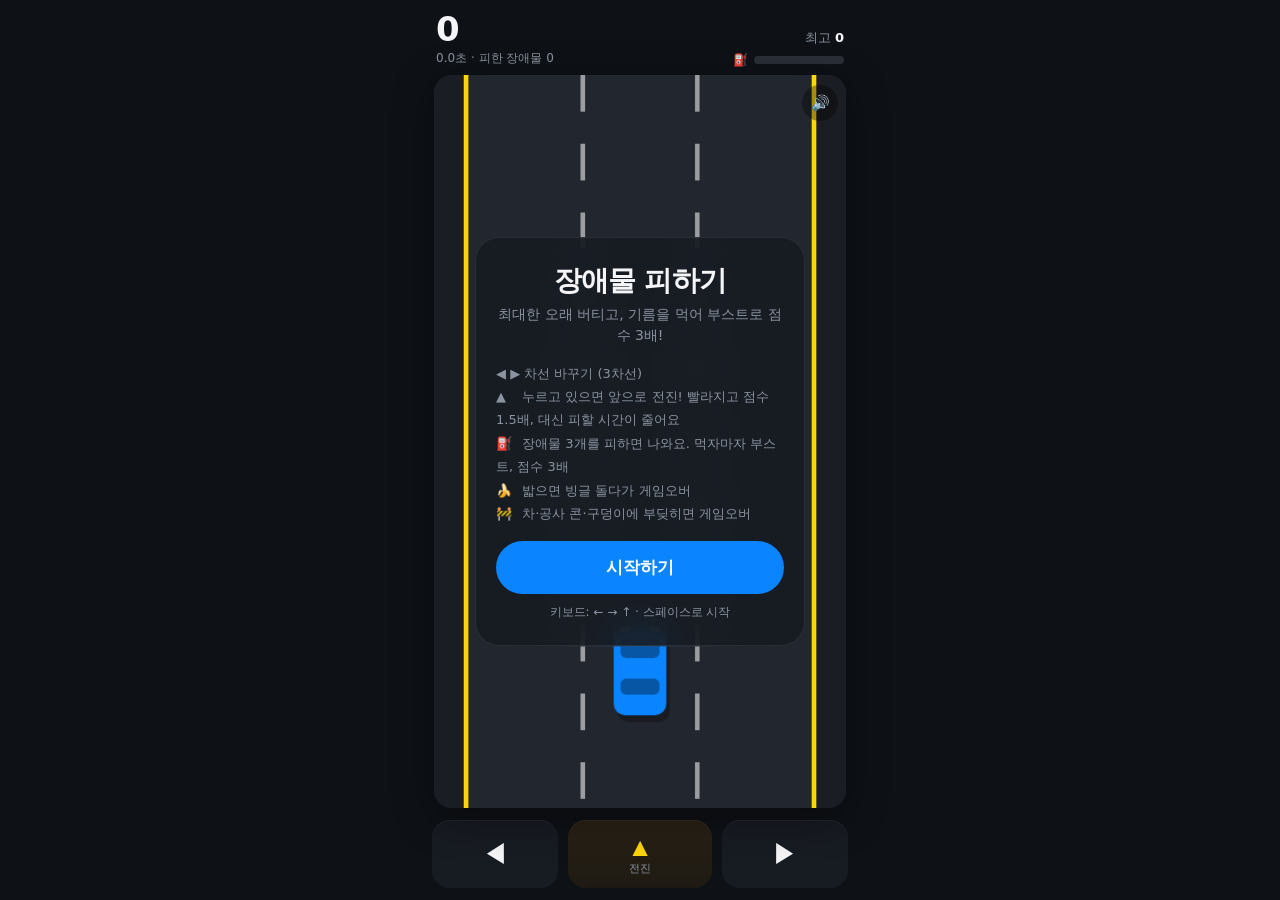
<file: obstacle-dodge/index.html>
<!DOCTYPE html>
<html lang="ko">
<head>
<meta charset="UTF-8">
<meta name="viewport" content="width=device-width, initial-scale=1, maximum-scale=1, user-scalable=no">
<title>장애물 피하기</title>
<style>
:root{--bg:#0E1116;--panel:#171B22;--ink:#F5F5F7;--mute:#8B93A1;--blue:#0A84FF;--red:#FF453A;--yellow:#FFD60A;--green:#30D158;--orange:#FF9F0A}
*{box-sizing:border-box;-webkit-tap-highlight-color:transparent;user-select:none;-webkit-user-select:none}
html,body{margin:0;height:100%;background:var(--bg);color:var(--ink);font-family:-apple-system,BlinkMacSystemFont,"Apple SD Gothic Neo","Noto Sans KR",system-ui,sans-serif;overflow:hidden;touch-action:manipulation}
.wrap{max-width:440px;height:100dvh;margin:0 auto;display:flex;flex-direction:column;padding:10px 12px calc(12px + env(safe-area-inset-bottom))}
.hud{display:flex;align-items:flex-end;justify-content:space-between;gap:10px;padding:2px 4px 8px}
.score{font-size:34px;font-weight:800;letter-spacing:-.04em;font-variant-numeric:tabular-nums;line-height:1}
.sub{font-size:12px;color:var(--mute);margin-top:4px;font-variant-numeric:tabular-nums}
.right{text-align:right}
.best{font-size:13px;color:var(--mute);font-variant-numeric:tabular-nums}
.best b{color:var(--ink)}
.fuel{display:flex;align-items:center;gap:6px;margin-top:6px;justify-content:flex-end;font-size:12px;color:var(--mute)}
.gauge{width:90px;height:8px;border-radius:4px;background:#2A2F38;overflow:hidden}
.gauge i{display:block;height:100%;width:0;background:linear-gradient(90deg,var(--orange),var(--yellow));transition:width .15s}
.stage{position:relative;flex:1;min-height:0;display:flex;align-items:center;justify-content:center}
canvas{display:block;border-radius:18px;max-width:100%;max-height:100%;background:#22262E;box-shadow:0 10px 40px rgba(0,0,0,.4)}
.ctrl{display:grid;grid-template-columns:1fr 1.15fr 1fr;gap:10px;margin-top:12px}
.ctrl button{height:68px;border:0;border-radius:18px;background:var(--panel);color:var(--ink);font-size:26px;cursor:pointer;transition:transform .08s,background .15s;box-shadow:inset 0 1px 0 rgba(255,255,255,.06)}
.ctrl button:active,.ctrl button.on{transform:scale(.95);background:#252B35}
.ctrl #up{background:linear-gradient(180deg,#2A2216,#1E1A13);color:var(--yellow)}
.ctrl #up.on{background:linear-gradient(180deg,#4A3510,#2E2410)}
.ctrl #up small{display:block;font-size:11px;color:var(--mute);margin-top:-2px}
.overlay{position:absolute;inset:0;display:flex;align-items:center;justify-content:center;padding:18px}
.card{width:100%;max-width:330px;background:rgba(23,27,34,.86);backdrop-filter:blur(18px);-webkit-backdrop-filter:blur(18px);border:1px solid rgba(255,255,255,.08);border-radius:24px;padding:24px 20px;text-align:center}
.card h1{margin:0 0 4px;font-size:28px;letter-spacing:-.03em}
.card p{margin:0;color:var(--mute);font-size:14px;line-height:1.5}
.big{font-size:56px;font-weight:800;letter-spacing:-.05em;margin:6px 0 0;font-variant-numeric:tabular-nums}
.newbest{display:inline-block;background:var(--yellow);color:#1a1400;font-weight:800;font-size:12px;border-radius:999px;padding:3px 10px;margin-top:6px}
.stats{display:flex;justify-content:center;gap:18px;margin:12px 0 4px;font-size:13px;color:var(--mute)}
.stats b{display:block;color:var(--ink);font-size:17px;font-variant-numeric:tabular-nums}
.go{margin-top:16px;width:100%;border:0;border-radius:999px;padding:15px;font-size:17px;font-weight:700;background:var(--blue);color:#fff;cursor:pointer}
.how{text-align:left;margin:16px 0 0;font-size:13px;color:var(--mute);line-height:1.8}
.how span{display:inline-block;min-width:22px}
.recs{margin-top:14px;text-align:left;font-size:13px}
.recs .r{display:flex;justify-content:space-between;padding:6px 2px;border-top:1px solid rgba(255,255,255,.07);color:var(--mute);font-variant-numeric:tabular-nums}
.recs .r b{color:var(--ink)}
.recs .r.me b{color:var(--yellow)}
.hint{font-size:12px;color:var(--mute);margin-top:10px}
.hidden{display:none}
.mute-btn{position:absolute;top:10px;right:10px;width:36px;height:36px;border-radius:50%;border:0;background:rgba(0,0,0,.35);color:#fff;font-size:15px;cursor:pointer;z-index:2}
</style>
</head>
<body>
<div class="wrap">
  <div class="hud">
    <div>
      <div class="score" id="score">0</div>
      <div class="sub" id="sub">0.0초 · 피한 장애물 0</div>
    </div>
    <div class="right">
      <div class="best">최고 <b id="best">0</b></div>
      <div class="fuel">⛽ <div class="gauge"><i id="gauge"></i></div></div>
    </div>
  </div>
  <div class="stage" id="stage">
    <canvas id="cv" width="360" height="640" aria-label="게임 화면"></canvas>
    <button class="mute-btn" id="mute" aria-label="소리 켜기/끄기">🔊</button>
    <div class="overlay" id="start">
      <div class="card">
        <h1>장애물 피하기</h1>
        <p>최대한 오래 버티고, 기름을 먹어 부스트로 점수 3배!</p>
        <div class="how">
          <div><span>◀ ▶</span> 차선 바꾸기 (3차선)</div>
          <div><span>▲</span> 누르고 있으면 앞으로 전진! 빨라지고 점수 1.5배, 대신 피할 시간이 줄어요</div>
          <div><span>⛽</span> 장애물 3개를 피하면 나와요. 먹자마자 부스트, 점수 3배</div>
          <div><span>🍌</span> 밟으면 빙글 돌다가 게임오버</div>
          <div><span>🚧</span> 차·공사 콘·구덩이에 부딪히면 게임오버</div>
        </div>
        <button class="go" id="startBtn">시작하기</button>
        <div class="hint">키보드: ← → ↑ · 스페이스로 시작</div>
      </div>
    </div>
    <div class="overlay hidden" id="over">
      <div class="card">
        <p id="why">차에 부딪혔어요</p>
        <div class="big" id="final">0</div>
        <div id="nb"></div>
        <div class="stats"><div><b id="ft">0.0초</b>버틴 시간</div><div><b id="fd">0</b>피한 장애물</div><div><b id="ff">0</b>먹은 기름</div></div>
        <div class="recs" id="recs"></div>
        <button class="go" id="againBtn">다시 하기</button>
        <div class="hint">스페이스 또는 ▲로 바로 다시 시작</div>
      </div>
    </div>
  </div>
  <div class="ctrl">
    <button id="left" aria-label="왼쪽">◀</button>
    <button id="up" aria-label="전진">▲<small>전진</small></button>
    <button id="right" aria-label="오른쪽">▶</button>
  </div>
</div>

<script>
/* ---------- 설정 ---------- */
const W=360,H=640,LANES=[80,180,280],PY=H-120,CW=46,CH=78;
const BASE=250,ACC=5,MAXS=640,BOOST=1.8,MULT=3,DRAIN=24,FUEL_ADD=100,FWD_SPEED=1.2,FWD_MULT=1.5,FWD_DIST=130;
const KEY='dodge.v1';
const cv=document.getElementById('cv'),ctx=cv.getContext('2d');
const $=id=>document.getElementById(id);

/* 화면 비율 맞추기 (선명하게) */
function fit(){const st=$('stage').getBoundingClientRect();const sc=Math.min(st.width/W,st.height/H);
  cv.style.width=W*sc+'px';cv.style.height=H*sc+'px';const dpr=Math.min(window.devicePixelRatio||1,2);
  cv.width=W*dpr;cv.height=H*dpr;ctx.setTransform(dpr,0,0,dpr,0,0)}
addEventListener('resize',fit);

/* ---------- 기록 ---------- */
let store={best:0,runs:[],mute:false};
try{store={...store,...JSON.parse(localStorage.getItem(KEY))}}catch(e){}
const save=()=>{try{localStorage.setItem(KEY,JSON.stringify(store))}catch(e){}};
$('best').textContent=store.best;

/* ---------- 소리 ---------- */
let ac=null;
function beep(f,d=.08,type='sine',v=.08,slide=0){if(store.mute)return;try{ac=ac||new (window.AudioContext||window.webkitAudioContext)();
  const o=ac.createOscillator(),g=ac.createGain();o.type=type;o.frequency.setValueAtTime(f,ac.currentTime);if(slide)o.frequency.exponentialRampToValueAtTime(slide,ac.currentTime+d);
  g.gain.setValueAtTime(v,ac.currentTime);g.gain.exponentialRampToValueAtTime(.0001,ac.currentTime+d);o.connect(g).connect(ac.destination);o.start();o.stop(ac.currentTime+d)}catch(e){}}
$('mute').textContent=store.mute?'🔇':'🔊';
$('mute').onclick=()=>{store.mute=!store.mute;save();$('mute').textContent=store.mute?'🔇':'🔊'};

/* ---------- 상태 ---------- */
let G;
function reset(){G={state:'play',t:0,dist:0,score:0,speed:BASE,lane:1,px:LANES[1],objs:[],nextRow:220,prevN:1,prevFree:[0,1,2],
  dodges:0,streak:0,fuelPending:false,fuel:0,fuels:0,boost:false,skid:0,spin:0,rot:0,shake:0,flash:0,floats:[],roadOff:0,why:'',lowFuelT:0,lines:[],milestone:500,fwd:0,py:PY,wasBoost:false}}
reset();G.state='ready';

/* ---------- 입력 ---------- */
let upHeld=false;
function move(d){if(G.state!=='play'||G.spin)return;const n=Math.max(0,Math.min(2,G.lane+d));if(n!==G.lane){G.lane=n;beep(520,.05,'triangle',.05)}}
function setUp(v){if(v&&!upHeld&&G.state!=='play')begin();upHeld=v;$('up').classList.toggle('on',v)}
function begin(){if(G.state==='play')return;reset();$('start').classList.add('hidden');$('over').classList.add('hidden');beep(660,.1,'triangle',.06,990)}
addEventListener('keydown',e=>{
  if(['ArrowLeft','ArrowRight','ArrowUp',' ','Space'].includes(e.key)||e.code==='Space')e.preventDefault();
  if(e.repeat&&e.key!=='ArrowUp')return;
  if(e.key==='ArrowLeft'||e.key==='a')move(-1);
  else if(e.key==='ArrowRight'||e.key==='d')move(1);
  else if(e.key==='ArrowUp'||e.key==='w'){if(!upHeld)setUp(true)}
  else if((e.code==='Space'||e.key==='Enter')&&G.state!=='play')begin();
});
addEventListener('keyup',e=>{if(e.key==='ArrowUp'||e.key==='w')setUp(false)});
const hold=(el,down,up)=>{el.addEventListener('pointerdown',e=>{e.preventDefault();el.setPointerCapture&&el.setPointerCapture(e.pointerId);down()});
  if(up){['pointerup','pointercancel','pointerleave'].forEach(t=>el.addEventListener(t,up))}};
hold($('left'),()=>{$('left').classList.add('on');move(-1)},()=>$('left').classList.remove('on'));
hold($('right'),()=>{$('right').classList.add('on');move(1)},()=>$('right').classList.remove('on'));
hold($('up'),()=>setUp(true),()=>setUp(false));
$('startBtn').onclick=begin;$('againBtn').onclick=begin;
/* 화면 스와이프 */
let sx=null;cv.addEventListener('pointerdown',e=>{sx=e.clientX});
cv.addEventListener('pointerup',e=>{if(sx===null)return;const dx=e.clientX-sx;if(Math.abs(dx)>24)move(dx>0?1:-1);else{const r=cv.getBoundingClientRect();move(e.clientX-r.left<r.width/2?-1:1)}sx=null});
document.addEventListener('visibilitychange',()=>{if(document.hidden)upHeld=false});

/* ---------- 생성 ---------- */
const CAR_COLORS=['#FF453A','#FF9F0A','#BF5AF2','#64D2FF','#FFD60A','#30D158'];
function spawnRow(){
  const hard=Math.min(.55,.12+G.t*.006);
  const n=Math.random()<hard?2:1;
  let free;
  if(n===2){
    // 연속 2대 줄이면 빈 차선이 한 칸 이내로만 이동 (항상 피할 수 있게)
    const opts=G.prevN===2?[0,1,2].filter(l=>Math.abs(l-G.prevFree[0])<=1):[0,1,2];
    free=[opts[(Math.random()*opts.length)|0]];
  }else{const c=(Math.random()*3)|0;free=[0,1,2].filter(l=>l!==c)}
  const cars=[0,1,2].filter(l=>!free.includes(l));
  const y=-CH;
  const lowP=Math.min(.4,.15+G.t*.005);
  cars.forEach(l=>{const r=Math.random();
    if(r<lowP*.55)G.objs.push({type:'cone',lane:l,x:LANES[l],y:y+20,rel:0,counted:false});
    else if(r<lowP)G.objs.push({type:'hole',lane:l,x:LANES[l],y:y+20,rel:0,counted:false});
    else G.objs.push({type:'car',lane:l,x:LANES[l],y,c:CAR_COLORS[(Math.random()*CAR_COLORS.length)|0],rel:0,counted:false})});
  const f=free.slice();
  if(G.fuelPending&&f.length){const l=f.splice((Math.random()*f.length)|0,1)[0];G.objs.push({type:'fuel',lane:l,x:LANES[l],y:y+10});G.fuelPending=false}
  else if(f.length>=2&&Math.random()<.2){const l=f[(Math.random()*f.length)|0];G.objs.push({type:'banana',lane:l,x:LANES[l],y:y+20})}
  // 줄 간격은 '시간' 기준: 처음엔 여유 있게, 갈수록 촘촘하게 (최소 0.62초)
  const gapT=Math.max(.62,1.15-G.t*.008)+(n===2&&G.prevN===2&&free[0]!==G.prevFree[0]?.18:0);
  G.prevN=n;G.prevFree=free;
  G.nextRow=G.dist+Math.max(CH*2+40,G.speed*gapT)*(1+Math.random()*.25);
}
function float(txt,x,y,c){G.floats.push({txt,x,y,c,life:.9})}

/* ---------- 업데이트 ---------- */
function update(dt){
  if(G.state!=='play')return;
  G.t+=dt;
  // 부스트
  G.boost=G.fuel>0&&!G.spin;
  if(G.boost)G.fuel=Math.max(0,G.fuel-DRAIN*dt);
  if(G.wasBoost&&!G.boost&&!G.spin){float('부스트 끝',G.px,G.py-70,'#8B93A1');beep(500,.15,'triangle',.05,300)}
  G.wasBoost=G.boost;
  const fwdOn=upHeld&&!G.spin;
  G.fwd=fwdOn?Math.min(1,G.fwd+dt*2.6):Math.max(0,G.fwd-dt*1.6);
  G.py=PY-G.fwd*FWD_DIST;
  const base=Math.min(MAXS,BASE+G.t*ACC);
  const target=base*(G.boost?BOOST:1)*(fwdOn?FWD_SPEED:1);
  G.speed+= (target-G.speed)*Math.min(1,dt*4);
  const sp=G.spin?G.speed*.5:G.speed;
  G.dist+=sp*dt;G.roadOff=(G.roadOff+sp*dt)%60;
  G.score+=sp*dt*.1*(G.boost?MULT:1)*(fwdOn?FWD_MULT:1);G.mult=(G.boost?MULT:1)*(fwdOn?FWD_MULT:1);
  if(G.score>=G.milestone){float(`${G.milestone}점!`,W/2,H/2-60,'#FFD60A');beep(880,.12,'triangle',.06,1320);G.milestone+=500}
  // 플레이어 이동
  G.px+=(LANES[G.lane]-G.px)*Math.min(1,dt*16);
  if(G.skid>0){G.skid-=dt;G.rot=Math.sin(G.skid*40)*.25}else if(!G.spin)G.rot*=.8;
  if(G.spin){G.spin-=dt;G.rot+=dt*18;if(G.spin<=0)end('바나나에 미끄러져 빙글 돌았어요')}
  if(G.state!=='play')return;
  // 부스트 바람 선
  if(G.boost&&Math.random()<.6)G.lines.push({x:30+Math.random()*300,y:-20,l:30+Math.random()*50});
  G.lines.forEach(l=>l.y+=sp*dt*1.6);G.lines=G.lines.filter(l=>l.y<H+60);
  // 생성
  if(G.dist>=G.nextRow)spawnRow();
  // 물체
  for(const o of G.objs){o.y+=sp*dt*(o.type==='car'?1-o.rel:1);
    if((o.type==='car'||o.type==='cone'||o.type==='hole')&&!o.counted&&o.y>G.py+CH){o.counted=true;if(G.state!=='play')continue;
      G.dodges++;G.streak++;G.score+=5;float('+5',o.x,G.py-10,'#30D158');
      if(G.streak>=3){G.streak=0;G.fuelPending=true}}
  }
  G.objs=G.objs.filter(o=>o.y<H+100&&!o.dead);
  // 충돌
  const air=false;
  if(!G.spin)for(const o of G.objs){
    const dx=Math.abs(o.x-G.px),dy=Math.abs(o.y-G.py);
    if(o.type==='car'&&dx<CW-6&&dy<CH-10){crash('차에 부딪혔어요');return}
    if(o.type==='cone'&&!air&&dx<34&&dy<44){crash('공사 콘에 부딪혔어요');return}
    if(o.type==='hole'&&!air&&dx<38&&dy<38){crash('구덩이에 빠졌어요');return}
    if(o.type==='fuel'&&dx<40&&dy<50){o.dead=true;G.fuel=Math.min(100,G.fuel+FUEL_ADD);G.fuels++;float('부스트! 점수 x3',W/2,G.py-90,'#FFD60A');beep(700,.12,'triangle',.07,1100);beep(1100,.25,'sawtooth',.03,1600)}
    if(o.type==='banana'&&!air&&dx<34&&dy<38){o.dead=true;G.spin=.8;G.fuel=0;G.flash=.5;beep(400,.75,'square',.06,80);float('빙글빙글!',G.px,G.py-70,'#FFD60A')}
  }
  G.floats.forEach(f=>{f.life-=dt;f.y-=40*dt});G.floats=G.floats.filter(f=>f.life>0);
}
function crash(why){G.shake=.4;G.flash=1;beep(120,.35,'sawtooth',.12,50);end(why)}
function end(why){G.state='over';G.why=why;upHeld=false;$('up').classList.remove('on');
  const sc=Math.floor(G.score),isBest=sc>store.best;if(isBest)store.best=sc;
  const run={s:sc,t:+G.t.toFixed(1),d:Date.now()};store.runs=[run,...store.runs].slice(0,20);save();
  const runG=G;
  setTimeout(()=>{if(G!==runG)return;$('why').textContent=why;$('final').textContent=sc;$('nb').innerHTML=isBest&&sc>0?'<span class="newbest">새 최고 기록</span>':'';
    $('ft').textContent=G.t.toFixed(1)+'초';$('fd').textContent=G.dodges;$('ff').textContent=G.fuels;$('best').textContent=store.best;
    const top=[...store.runs].sort((a,b)=>b.s-a.s).slice(0,5);
    $('recs').innerHTML='<div style="color:var(--mute);margin-bottom:4px">내 기록 TOP 5</div>'+top.map((r,i)=>`<div class="r ${r===run?'me':''}"><span>${i+1}위 · ${r.t}초</span><b>${r.s}</b></div>`).join('');
    $('over').classList.remove('hidden')},isBest?500:350);
}

/* ---------- 그리기 ---------- */
function rr(x,y,w,h,r){ctx.beginPath();ctx.roundRect?ctx.roundRect(x,y,w,h,r):ctx.rect(x,y,w,h)}
function car(x,y,c,rot,player){ctx.save();ctx.translate(x,y);ctx.rotate(rot||0);
  ctx.fillStyle='rgba(0,0,0,.28)';rr(-CW/2+3,-CH/2+6,CW,CH,10);ctx.fill();
  ctx.fillStyle=c;rr(-CW/2,-CH/2,CW,CH,10);ctx.fill();
  ctx.fillStyle='rgba(0,0,0,.35)';rr(-CW/2+6,-CH/2+(player?10:44),CW-12,18,5);ctx.fill();rr(-CW/2+6,-CH/2+(player?46:12),CW-12,14,5);ctx.fill();
  ctx.fillStyle=player?'#FFF7C2':'#FF6B60';if(player){ctx.fillRect(-CW/2+5,-CH/2+1,9,4);ctx.fillRect(CW/2-14,-CH/2+1,9,4)}else{ctx.fillRect(-CW/2+5,CH/2-5,9,4);ctx.fillRect(CW/2-14,CH/2-5,9,4)}
  ctx.restore()}
function draw(){
  ctx.save();
  if(G.shake>0){G.shake-=1/60;ctx.translate((Math.random()-.5)*12*G.shake,(Math.random()-.5)*12*G.shake)}
  // 도로
  ctx.fillStyle='#22262E';ctx.fillRect(0,0,W,H);
  ctx.fillStyle='#1A1D23';ctx.fillRect(0,0,26,H);ctx.fillRect(W-26,0,26,H);
  ctx.fillStyle='#FFD60A';ctx.fillRect(26,0,4,H);ctx.fillRect(W-30,0,4,H);
  ctx.fillStyle='rgba(255,255,255,.55)';
  for(const lx of [130,230])for(let y=-60+G.roadOff;y<H;y+=60)ctx.fillRect(lx-2,y,4,32);
  // 부스트 선
  ctx.strokeStyle='rgba(255,214,10,.35)';ctx.lineWidth=2;G.lines.forEach(l=>{ctx.beginPath();ctx.moveTo(l.x,l.y);ctx.lineTo(l.x,l.y+l.l);ctx.stroke()});
  // 물체
  ctx.textAlign='center';ctx.textBaseline='middle';
  for(const o of G.objs){
    if(o.type==='car')car(o.x,o.y,o.c,0,false);
    else if(o.type==='banana'){ctx.font='32px serif';ctx.fillText('🍌',o.x,o.y)}
    else if(o.type==='cone'){ctx.save();ctx.translate(o.x,o.y);ctx.fillStyle='rgba(0,0,0,.3)';ctx.beginPath();ctx.ellipse(3,20,20,6,0,0,7);ctx.fill();
      ctx.fillStyle='#3A3F48';rr(-19,14,38,8,3);ctx.fill();ctx.fillStyle='#FF7A1A';ctx.beginPath();ctx.moveTo(0,-22);ctx.lineTo(14,15);ctx.lineTo(-14,15);ctx.closePath();ctx.fill();
      ctx.fillStyle='#fff';ctx.beginPath();ctx.moveTo(-5.5,-8);ctx.lineTo(5.5,-8);ctx.lineTo(7.5,-2);ctx.lineTo(-7.5,-2);ctx.fill();ctx.beginPath();ctx.moveTo(-9.5,4);ctx.lineTo(9.5,4);ctx.lineTo(11.5,9);ctx.lineTo(-11.5,9);ctx.fill();ctx.restore()}
    else if(o.type==='hole'){ctx.save();ctx.translate(o.x,o.y);ctx.fillStyle='#3B3F47';ctx.beginPath();ctx.ellipse(0,0,30,20,0,0,7);ctx.fill();
      ctx.fillStyle='#0B0D10';ctx.beginPath();ctx.ellipse(0,2,23,14,0,0,7);ctx.fill();ctx.strokeStyle='#4A4F58';ctx.lineWidth=2;ctx.beginPath();ctx.moveTo(26,-6);ctx.lineTo(36,-12);ctx.moveTo(-25,8);ctx.lineTo(-36,14);ctx.moveTo(-8,-18);ctx.lineTo(-12,-27);ctx.stroke();ctx.restore()}
    else{const p=1+Math.sin(G.t*8)*.08;ctx.save();ctx.translate(o.x,o.y);ctx.scale(p,p);ctx.fillStyle='rgba(255,214,10,.22)';ctx.beginPath();ctx.arc(0,0,26,0,7);ctx.fill();ctx.font='30px serif';ctx.fillText('⛽',0,1);ctx.restore()}
  }
  // 플레이어
  const fy=G.py;
  if(G.fwd>.05||G.boost){ctx.fillStyle=G.boost?'rgba(255,159,10,.6)':'rgba(100,210,255,.45)';const fl=G.boost?26:12+G.fwd*8;
    for(const ox of [-11,11]){ctx.beginPath();ctx.moveTo(G.px+ox-5,fy+CH/2);ctx.lineTo(G.px+ox,fy+CH/2+fl+Math.random()*10);ctx.lineTo(G.px+ox+5,fy+CH/2);ctx.fill()}}
  car(G.px,fy,'#0A84FF',G.rot,true);
  if(G.fuel>0){const bw=56;ctx.fillStyle='rgba(0,0,0,.5)';rr(G.px-bw/2,fy+CH/2+(G.boost?34:14),bw,7,4);ctx.fill();ctx.fillStyle=G.fuel<25?'#FF453A':'#FFD60A';rr(G.px-bw/2,fy+CH/2+(G.boost?34:14),bw*G.fuel/100,7,4);ctx.fill()}
  // 떠다니는 글자
  ctx.font='bold 18px -apple-system,sans-serif';
  G.floats.forEach(f=>{ctx.globalAlpha=Math.min(1,f.life*2);ctx.fillStyle=f.c;ctx.fillText(f.txt,f.x,f.y)});ctx.globalAlpha=1;
  // 연속 피하기 표시
  if(G.state==='play'){ctx.font='600 13px -apple-system,sans-serif';ctx.fillStyle='rgba(255,255,255,.7)';
    if(G.boost){ctx.fillStyle='rgba(0,0,0,.45)';rr(W/2-90,10,180,26,13);ctx.fill();ctx.fillStyle='#FFD60A';rr(W/2-86,14,172*G.fuel/100,18,9);ctx.fill();
      ctx.fillStyle='#1a1400';ctx.font='800 12px -apple-system,sans-serif';ctx.fillText('부스트 x3',W/2,23)}
    else ctx.fillText(G.fuelPending?'⛽ 곧 기름이 나와요':`기름까지 ${3-G.streak}개`,W/2,22)}
  ctx.restore();
  if(G.flash>0){ctx.fillStyle=`rgba(255,69,58,${G.flash*.45})`;ctx.fillRect(0,0,W,H);G.flash=Math.max(0,G.flash-.04)}
}
function hud(){$('score').textContent=Math.floor(G.score);$('sub').textContent=`${G.t.toFixed(1)}초 · 피한 장애물 ${G.dodges}${G.mult>1?' · 점수 x'+G.mult:''}`;
  $('gauge').style.width=G.fuel+'%'}

/* ---------- 루프 ---------- */
let last=performance.now();
function loop(now){const dt=Math.min(.05,(now-last)/1000);last=now;update(dt);draw();hud();requestAnimationFrame(loop)}
fit();requestAnimationFrame(loop);
</script>
</body>
</html>
</file>
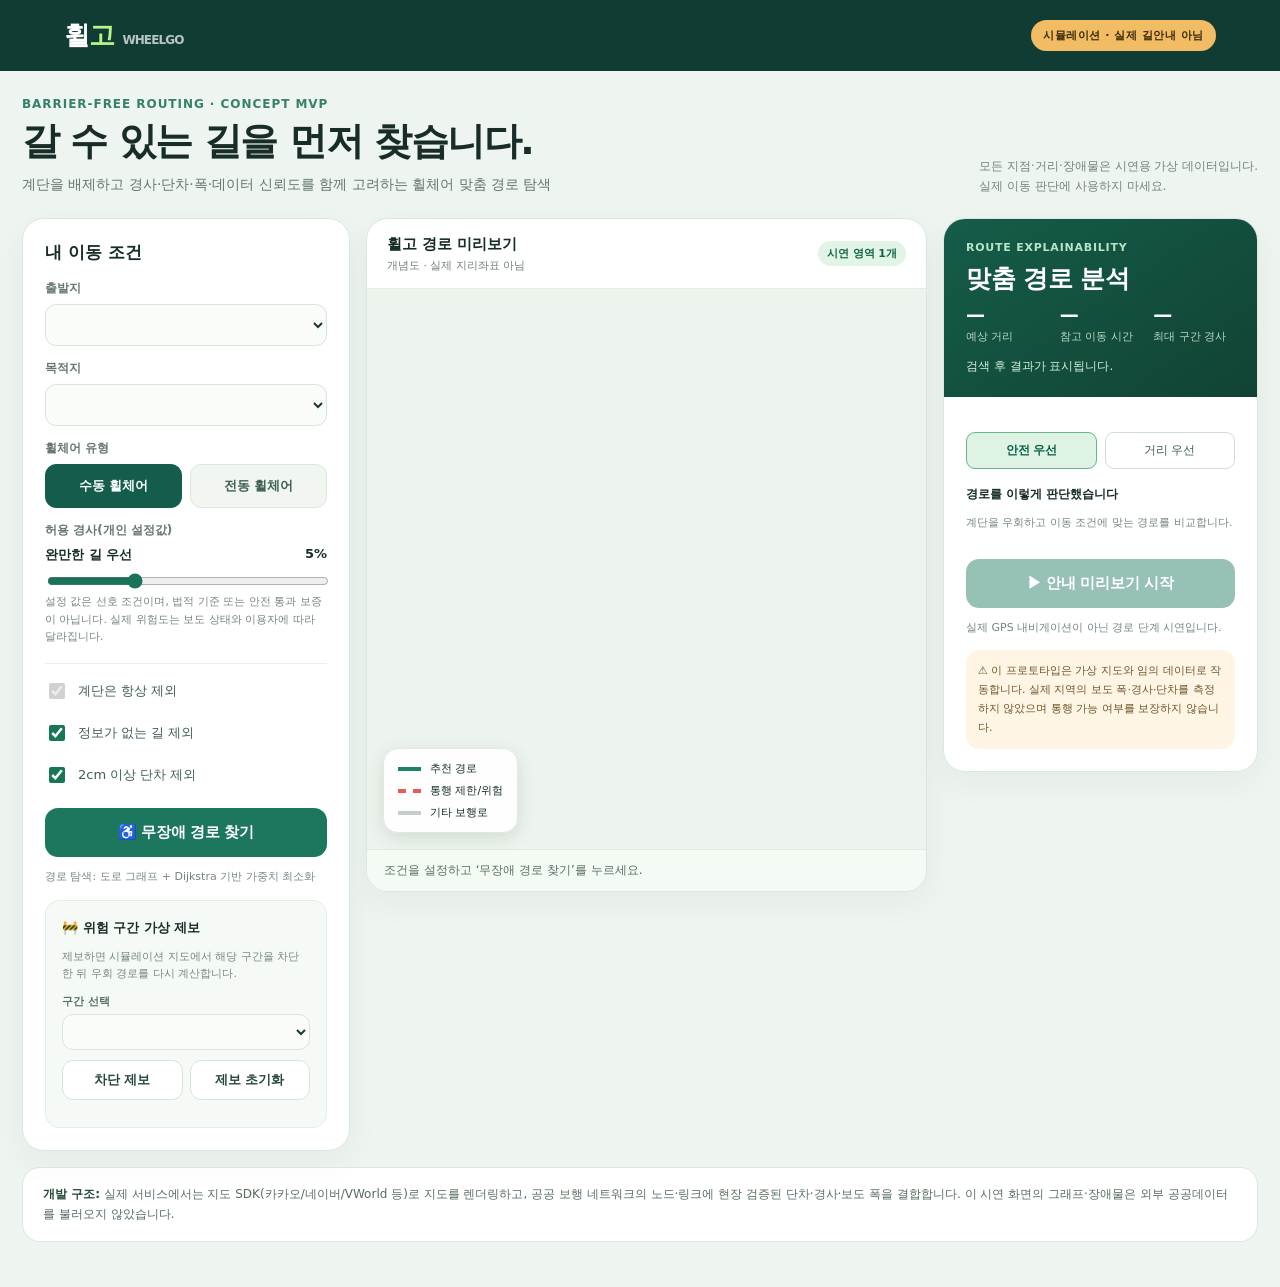
<file: wheelgo/index.html>
<!doctype html>
<html lang="ko"><head><meta charset="utf-8"><meta name="viewport" content="width=device-width, initial-scale=1"><meta name="theme-color" content="#0f443b"><title>휠고 WheelGo | 무장애 경로 탐색 시뮬레이터</title><style>
:root{font-family:Pretendard,'Apple SD Gothic Neo','Noto Sans KR',system-ui,sans-serif;background:#eef4ef;color:#182d28}*{box-sizing:border-box}body{margin:0}.top{background:#113c34;color:white;padding:18px 5%;display:flex;justify-content:space-between;align-items:center;gap:14px}.brand{font-weight:850;font-size:26px;letter-spacing:-.9px}.brand span{color:#bcf28c}.tag{font-size:11px;letter-spacing:.05em;background:#f1bc63;color:#3b2b0a;padding:8px 12px;border-radius:40px;font-weight:800}.wrap{max-width:1400px;margin:0 auto;padding:26px 22px 45px}.intro{display:flex;align-items:flex-end;justify-content:space-between;gap:16px;margin:0 0 22px}.eyebrow{font-size:12px;font-weight:850;color:#37806a;letter-spacing:.08em}.intro h1{font-size:clamp(25px,3vw,38px);letter-spacing:-1.4px;line-height:1.25;margin:7px 0}.intro p{margin:0;color:#64756c;font-size:14px;line-height:1.7}.layout{display:grid;grid-template-columns:328px minmax(0,1fr) 315px;gap:16px;align-items:start}.panel{background:#fff;border:1px solid #dce8df;border-radius:22px;box-shadow:0 10px 34px #2351400c;overflow:hidden}.pad{padding:22px}.section-title{font-size:17px;font-weight:800;margin:0 0 16px}.field{display:block;font-size:12px;color:#66786f;font-weight:750;margin:14px 0 7px}select,input[type=range],input[type=text]{width:100%}select,input[type=text]{border:1px solid #d9e4da;background:#f9fcf9;border-radius:11px;padding:11px;font-size:14px;color:#1c3830}select:focus,input:focus,button:focus-visible{outline:3px solid #9be4bf;outline-offset:2px}.two{display:grid;grid-template-columns:1fr 1fr;gap:9px}.choice{display:flex;gap:8px}.choice button{flex:1;background:#f1f6f1;color:#416154;padding:12px 6px;border:1px solid #dce8df;border-radius:11px;font-size:13px;font-weight:750;cursor:pointer}.choice button.active{background:#145d4d;border-color:#145d4d;color:white}.range-row{display:flex;justify-content:space-between;font-size:13px;font-weight:750;margin-bottom:7px}input[type=range]{accent-color:#17735a}.check{display:flex;align-items:center;gap:10px;padding:10px 0;font-size:13px;color:#405f50}.check input{accent-color:#157658;width:16px;height:16px}.primary{background:#1c775e;color:white;border:0;border-radius:13px;width:100%;padding:15px;font-weight:850;font-size:15px;cursor:pointer}.primary:hover{background:#145b47}.sub-btn{border:1px solid #d7e5db;background:#fff;color:#25483a;border-radius:11px;padding:10px 12px;font-weight:750;cursor:pointer}.caption{font-size:11px;color:#76877d;line-height:1.6}.maphead{padding:15px 20px;display:flex;align-items:center;justify-content:space-between;border-bottom:1px solid #e5ede5}.maphead strong{font-size:15px}.maphead small{color:#718076;font-size:11px}.map{position:relative;background:#edf4ee;min-height:560px;overflow:hidden}.map svg{display:block;width:100%;height:auto;aspect-ratio:720/630}.floatleg{position:absolute;bottom:16px;left:16px;background:#fffffff2;border:1px solid #e1e9df;border-radius:15px;padding:12px 14px;box-shadow:0 5px 18px #234a2922;display:grid;gap:7px;font-size:11px}.legend{display:flex;gap:9px;align-items:center}.line{width:23px;border-top:4px solid #1d8267}.line.bad{border-top:4px dashed #e45d58}.line.gray{border-top:4px solid #c4cfc8}.toast{padding:12px 17px;color:#567162;background:#f4faf4;font-size:12px;border-top:1px solid #e1eae1}.result-top{background:linear-gradient(145deg,#155c49,#114334);color:white;padding:22px}.kicker{font-size:11px;font-weight:800;color:#b5e5c6;letter-spacing:.07em}.result-top h2{margin:8px 0;font-size:25px;letter-spacing:-.5px}.stats{display:flex;gap:12px}.metric{flex:1}.metric b{font-size:19px}.metric small{display:block;color:#bcd9c7;font-size:11px;margin-top:4px}.score{margin:14px 0 0;font-size:12px;color:#d3efdd}.pill{display:inline-block;border-radius:20px;padding:5px 9px;background:#e1f4e6;color:#116549;font-size:11px;font-weight:800}.warn{background:#fff2da;color:#9e6118}.stop{padding:13px 0;border-bottom:1px solid #edf1ec;display:flex;gap:12px}.num{flex:none;width:24px;height:24px;border-radius:9px;background:#e9f5eb;color:#1c6e53;font-size:12px;font-weight:800;display:grid;place-items:center}.stop strong{font-size:13px}.stop p{font-size:12px;line-height:1.5;color:#607368;margin:4px 0 0}.small-label{font-weight:800;font-size:12px;margin:17px 0 8px}.routelist{display:flex;gap:8px;margin-top:13px}.routelist button{flex:1;border-radius:9px;border:1px solid #cfdfd3;padding:9px 6px;font-size:12px;background:white;color:#406353;cursor:pointer}.routelist button.active{background:#dff3e4;border-color:#63b68d;color:#0a6245;font-weight:800}.notice{background:#fff5e5;color:#6f562a;font-size:11px;line-height:1.7;border-radius:13px;padding:12px;margin-top:14px}.bottom{margin-top:16px;border-radius:18px;background:white;padding:16px 20px;border:1px solid #dce8df;font-size:12px;color:#576d5e;line-height:1.7}.bottom strong{color:#254c3a}.report{margin-top:14px;padding:16px;background:#f6faf7;border:1px solid #e3eee4;border-radius:14px}.report label{display:block;font-size:11px;color:#587265;font-weight:800;margin:9px 0 5px}.report select{padding:8px}.report-actions{display:flex;gap:7px;margin-top:10px}.report-actions button{flex:1}.error{padding:10px;border-radius:10px;background:#fff1e6;color:#99502b;font-size:12px;line-height:1.6}button:disabled{opacity:.45;cursor:not-allowed}.map-label{font-weight:800;font-size:12px;paint-order:stroke;stroke:#fff;stroke-width:4px;stroke-linejoin:round}.mobile-note{display:none}@media(max-width:1100px){.layout{grid-template-columns:300px minmax(0,1fr)}.results{grid-column:1/-1}.result-grid{display:grid;grid-template-columns:1fr 1fr;gap:15px}.result-grid>.pad{padding:15px}}@media(max-width:760px){.top{padding:14px 20px}.brand{font-size:22px}.wrap{padding:20px 12px}.intro{display:block}.layout{display:flex;flex-direction:column}.panel{width:100%}.map{min-height:0}.result-grid{display:block}.floatleg{left:10px;bottom:9px;padding:9px}.maphead{padding:13px}.mobile-note{display:block;color:#9ebdb0;font-size:11px}}
</style></head><body>
<header class="top"><div class="brand">휠<span>고</span> <small style="font-size:12px;font-weight:600;opacity:.7">WHEELGO</small></div><div class="tag">시뮬레이션 · 실제 길안내 아님</div></header>
<main class="wrap"><div class="intro"><div><div class="eyebrow">BARRIER-FREE ROUTING · CONCEPT MVP</div><h1>갈 수 있는 길을 먼저 찾습니다.</h1><p>계단을 배제하고 경사·단차·폭·데이터 신뢰도를 함께 고려하는 휠체어 맞춤 경로 탐색</p></div><p style="font-size:12px;color:#728479">모든 지점·거리·장애물은 시연용 가상 데이터입니다.<br>실제 이동 판단에 사용하지 마세요.</p></div>
<div class="layout"><aside class="panel pad"><h2 class="section-title">내 이동 조건</h2><label class="field" for="from">출발지</label><select id="from"></select><label class="field" for="to">목적지</label><select id="to"></select><label class="field">휠체어 유형</label><div class="choice"><button id="manual" class="active" type="button">수동 휠체어</button><button id="power" type="button">전동 휠체어</button></div><label class="field" for="slope">허용 경사(개인 설정값)</label><div class="range-row"><span>완만한 길 우선</span><output id="slopeVal">5%</output></div><input id="slope" type="range" min="2" max="12" step="1" value="5"><div class="caption">설정 값은 선호 조건이며, 법적 기준 또는 안전 통과 보증이 아닙니다. 실제 위험도는 보도 상태와 이용자에 따라 달라집니다.</div><div style="border-top:1px solid #e9eee9;margin:17px 0 6px"></div><label class="check"><input id="blockSteps" type="checkbox" checked disabled> 계단은 항상 제외</label><label class="check"><input id="avoidUnknown" type="checkbox" checked> 정보가 없는 길 제외</label><label class="check"><input id="avoidCurb" type="checkbox" checked> 2cm 이상 단차 제외</label><button id="search" class="primary" style="margin-top:12px">♿ 무장애 경로 찾기</button><p class="caption">경로 탐색: 도로 그래프 + Dijkstra 기반 가중치 최소화</p><div class="report"><strong style="font-size:13px">🚧 위험 구간 가상 제보</strong><p class="caption">제보하면 시뮬레이션 지도에서 해당 구간을 차단한 뒤 우회 경로를 다시 계산합니다.</p><label for="reportEdge">구간 선택</label><select id="reportEdge"></select><div class="report-actions"><button id="reportBtn" class="sub-btn">차단 제보</button><button id="clearReports" class="sub-btn">제보 초기화</button></div><p class="caption" id="reportMsg" aria-live="polite"></p></div></aside>
<section class="panel"><div class="maphead"><div><strong>휠고 경로 미리보기</strong><br><small>개념도 · 실제 지리좌표 아님</small></div><span class="pill" id="coverage">시연 영역 1개</span></div><div class="map"><svg id="scene" viewBox="0 0 720 630" role="img" aria-label="가상의 격자형 보행로와 추천 경로를 표시하는 지도 시뮬레이션"></svg><div class="floatleg"><div class="legend"><i class="line"></i>추천 경로</div><div class="legend"><i class="line bad"></i>통행 제한/위험</div><div class="legend"><i class="line gray"></i>기타 보행로</div></div></div><div class="toast" id="mapMessage" aria-live="polite">조건을 설정하고 ‘무장애 경로 찾기’를 누르세요.</div></section>
<section class="panel results"><div class="result-top"><div class="kicker">ROUTE EXPLAINABILITY</div><h2 id="routeTitle">맞춤 경로 분석</h2><div class="stats"><div class="metric"><b id="distance">—</b><small>예상 거리</small></div><div class="metric"><b id="minutes">—</b><small>참고 이동 시간</small></div><div class="metric"><b id="maxSlope">—</b><small>최대 구간 경사</small></div></div><div class="score" id="scoreText">검색 후 결과가 표시됩니다.</div></div><div class="result-grid"><div class="pad"><div class="routelist"><button class="active" id="safe">안전 우선</button><button id="short">거리 우선</button></div><h3 class="small-label">경로를 이렇게 판단했습니다</h3><div id="steps"><p class="caption">계단을 우회하고 이동 조건에 맞는 경로를 비교합니다.</p></div><div id="routeError"></div><button class="primary" id="navBtn" style="margin-top:16px" disabled>▶ 안내 미리보기 시작</button><p class="caption" id="navText" aria-live="polite">실제 GPS 내비게이션이 아닌 경로 단계 시연입니다.</p><div class="notice">⚠ 이 프로토타입은 가상 지도와 임의 데이터로 작동합니다. 실제 지역의 보도 폭·경사·단차를 측정하지 않았으며 통행 가능 여부를 보장하지 않습니다.</div></div></div></section></div><div class="bottom"><strong>개발 구조:</strong> 실제 서비스에서는 지도 SDK(카카오/네이버/VWorld 등)로 지도를 렌더링하고, 공공 보행 네트워크의 노드·링크에 현장 검증된 단차·경사·보도 폭을 결합합니다. 이 시연 화면의 그래프·장애물은 외부 공공데이터를 불러오지 않았습니다.</div></main>
<script>
'use strict';
const ns='http://www.w3.org/2000/svg';const svg=document.querySelector('#scene');
const $=id=>document.getElementById(id);
const cols=7,rows=5,space=92,left=84,top=126;
const nodes=[];const edges=[];const places=[{id:14,name:'출발광장',label:'출발광장'},{id:20,name:'무장애문화센터',label:'문화센터'},{id:4,name:'시민도서관',label:'도서관'},{id:32,name:'보건센터',label:'보건센터'},{id:10,name:'커뮤니티카페',label:'카페'},{id:28,name:'공원 입구',label:'공원'}];
for(let y=0;y<rows;y++)for(let x=0;x<cols;x++)nodes.push({id:y*cols+x,x:left+x*space,y:top+y*space});
function addEdge(a,b,extra={}){const A=nodes[a],B=nodes[b];const length=Math.round(Math.hypot(A.x-B.x,A.y-B.y)*1.5);const slope=((a*7+b*3)%9)/2;edges.push({id:'e'+edges.length,a,b,length,slope,width:1.8,curb:0,stairs:false,known:true,...extra})}
for(let y=0;y<rows;y++)for(let x=0;x<cols;x++){const a=y*cols+x;if(x<cols-1)addEdge(a,a+1);if(y<rows-1)addEdge(a,a+cols)}
function edge(a,b){return edges.find(e=>(e.a===a&&e.b===b)||(e.a===b&&e.b===a))}
Object.assign(edge(16,17),{stairs:true,slope:16});Object.assign(edge(17,18),{stairs:true,slope:14});Object.assign(edge(18,19),{slope:11.5});Object.assign(edge(19,20),{slope:9.5});Object.assign(edge(9,10),{slope:7.5});Object.assign(edge(10,11),{curb:4});Object.assign(edge(11,12),{known:false});Object.assign(edge(24,25),{slope:7});Object.assign(edge(25,26),{slope:4});Object.assign(edge(26,27),{slope:3});Object.assign(edge(15,16),{slope:3});Object.assign(edge(14,15),{slope:2});Object.assign(edge(21,22),{slope:2});Object.assign(edge(22,23),{slope:1});Object.assign(edge(23,24),{slope:2});Object.assign(edge(27,34),{width:0.8});Object.assign(edge(31,32),{slope:4});Object.assign(edge(32,33),{slope:3});
// These values are hypothetical. They are not sourced from the real world.
for(let i=0;i<edges.length;i++){const e=edges[i];if(i%13===0&&!e.stairs)e.width=1.15;if(i%17===0&&!e.stairs)e.curb=2.5;if(i%19===0&&!e.stairs)e.known=false}
let wheelchair='manual',priority='safe',route=null,chosen=[],reports=new Set(),navIndex=-1;
function el(name,attrs={},txt){const o=document.createElementNS(ns,name);for(const [k,v] of Object.entries(attrs))o.setAttribute(k,String(v));if(txt!==undefined)o.textContent=txt;return o}
function pathString(es){if(!es.length)return'';const seq=[es[0].a,es[0].b];for(let i=1;i<es.length;i++){const e=es[i];seq.push(e.a===seq[seq.length-1]?e.b:e.a)}return seq.map((id,i)=>`${i?'L':'M'}${nodes[id].x},${nodes[id].y}`).join(' ')}
function invalid(e){if(reports.has(e.id))return'현장 제보로 차단';if(e.stairs)return'계단';if(e.slope>Number($('slope').value))return'허용 경사 초과';if(e.width<(wheelchair==='power'?1.2:.9))return'보도 폭 부족';if($('avoidCurb').checked&&e.curb>=2)return'단차';if($('avoidUnknown').checked&&!e.known)return'정보 없음';return null}
function cost(e){let c=e.length;const s=e.slope/Math.max(2,Number($('slope').value));if(priority==='safe')c*=1+s*s*2.0+(e.known?0:.9)+(e.curb>=2?1.2:0);else c*=1+s*.15+(e.known?0:.2);return c}
function findRoute(start,goal){const dist=Array(nodes.length).fill(Infinity),prev=Array(nodes.length).fill(null),used=new Set();dist[start]=0;for(;;){let u=-1,best=Infinity;for(const n of nodes)if(!used.has(n.id)&&dist[n.id]<best){best=dist[n.id];u=n.id}if(u<0||u===goal)break;used.add(u);for(const e of edges){if(invalid(e)||!(e.a===u||e.b===u))continue;const v=e.a===u?e.b:e.a,alt=dist[u]+cost(e);if(alt<dist[v]){dist[v]=alt;prev[v]={from:u,e}}}}if(!Number.isFinite(dist[goal]))return null;const res=[];let v=goal;while(v!==start){const p=prev[v];if(!p)return null;res.unshift({...p.e,from:p.from,to:v});v=p.from}return res}
function getRoute(){const f=Number($('from').value),t=Number($('to').value);route=f===t?[]:findRoute(f,t);chosen=route||[];navIndex=-1;renderMap();renderInfo()}
function renderMap(){svg.replaceChildren();const defs=el('defs');const pattern=el('pattern',{id:'dots',width:22,height:22,patternUnits:'userSpaceOnUse'});pattern.append(el('circle',{cx:2,cy:2,r:1,fill:'#c6d7c8'}));defs.append(pattern);svg.append(defs,el('rect',{width:720,height:630,fill:'#eef5ee'}),el('rect',{width:720,height:630,fill:'url(#dots)'}));
for(let i=0;i<5;i++){const y=82+i*110;svg.append(el('path',{d:`M 0 ${y} L 720 ${y+18}`,stroke:'#dce9dc','stroke-width':24,fill:'none',opacity:.55}))}
for(const e of edges){const a=nodes[e.a],b=nodes[e.b],bad=invalid(e),base={x1:a.x,y1:a.y,x2:b.x,y2:b.y,'stroke-linecap':'round'};svg.append(el('line',{...base,stroke:'#fbfdfb','stroke-width':19}));svg.append(el('line',{...base,stroke:bad?'#eaa0a0':'#c0d0c7','stroke-width':bad?7:9,'stroke-dasharray':bad?'6 9':'none'}))}
if(route)for(const e of route){const a=nodes[e.a],b=nodes[e.b];svg.append(el('line',{x1:a.x,y1:a.y,x2:b.x,y2:b.y,stroke:'#ffffff','stroke-width':17,'stroke-linecap':'round'}),el('line',{x1:a.x,y1:a.y,x2:b.x,y2:b.y,stroke:'#128067','stroke-width':10,'stroke-linecap':'round'}))}
for(const n of nodes)svg.append(el('circle',{cx:n.x,cy:n.y,r:4.3,fill:'#f8fffa',stroke:'#a3bead','stroke-width':1.8}));
for(const p of places){const n=nodes[p.id],current=p.id===Number($('from').value),target=p.id===Number($('to').value),fill=current?'#0d6d59':target?'#e39b3b':'#325b4b';svg.append(el('circle',{cx:n.x,cy:n.y,r:current||target?15:10,fill,stroke:'#fff','stroke-width':4}));svg.append(el('text',{x:n.x,y:n.y-22,'text-anchor':'middle',fill:'#284739',class:'map-label'},(current?'출발 · ':target?'도착 · ':'')+p.label))}
svg.append(el('text',{x:34,y:42,fill:'#829d8b','font-size':12,'font-weight':750},'WHEELGO · DEMO NETWORK  /  NOT A REAL MAP'))}
function renderInfo(){if(route===null){$('routeTitle').textContent='조건에 맞는 경로 없음';for(const id of ['distance','minutes','maxSlope'])$(id).textContent='—';$('scoreText').textContent='선택한 조건에서 연결 가능한 경로를 찾지 못했습니다.';$('steps').innerHTML='<div class="error">출발지·목적지 또는 허용 경사를 조정해 보세요. 실제 서비스라면 현장 확인이 필요합니다.</div>';$('navBtn').disabled=true;return}
const length=route.reduce((s,e)=>s+e.length,0),max=Math.max(0,...route.map(e=>e.slope)),unknown=route.filter(e=>!e.known).length;const min=Math.ceil(length/(wheelchair==='manual'?48:64));$('routeTitle').textContent=priority==='safe'?'완만한 길 우선':'짧은 길 우선';$('distance').textContent=length+'m';$('minutes').textContent='약 '+min+'분';$('maxSlope').textContent=max.toFixed(1)+'%';$('scoreText').textContent=route.length+'개 구간 · 계단 0개 · 데이터 미확인 '+unknown+'개 · 시연 값';$('navBtn').disabled=!route.length;$('navText').textContent='GPS가 아닌 가상 경로 단계 안내입니다.';
$('steps').replaceChildren();const summary=document.createElement('p');summary.className='caption';summary.textContent='이 경로는 사용자 설정과 구간별 가상 속성을 기준으로 계산했습니다. 실제 경사·단차를 의미하지 않습니다.';$('steps').append(summary);
const details=[{t:'계단 통과 차단',d:'계단이 있는 링크는 경로 후보에서 제거했습니다.'},{t:'경사 조건 반영',d:'현재 설정 '+$('slope').value+'%를 초과하는 구간을 제외했습니다.'},{t:'보도 폭 · 단차 · 정보 신뢰도',d:'휠체어 유형에 따른 최소 폭과 위험 구간 제한을 반영했습니다.'}];details.forEach((v,i)=>{const line=document.createElement('div');line.className='stop';const n=document.createElement('div');n.className='num';n.textContent=i+1;const body=document.createElement('div');const strong=document.createElement('strong');strong.textContent=v.t;const p=document.createElement('p');p.textContent=v.d;body.append(strong,p);line.append(n,body);$('steps').append(line)})}
function navStep(){if(!route||!route.length)return;navIndex=(navIndex+1)%route.length;const e=route[navIndex],a=nodes[e.from],b=nodes[e.to];const dir=b.x>a.x?'동쪽':b.x<a.x?'서쪽':b.y>a.y?'남쪽':'북쪽';$('navText').textContent=`시연 ${navIndex+1}/${route.length}: ${dir}으로 약 ${e.length}m 이동 · 가상 경사 ${e.slope.toFixed(1)}%`;$('mapMessage').textContent='내비게이션 미리보기: 실제 위치 추적·음성 안내가 아닌 단계별 가상 경로입니다.'}
function init(){for(const p of places)for(const id of ['from','to']){const op=document.createElement('option');op.value=p.id;op.textContent=p.name;$(id).append(op)}$('from').value='14';$('to').value='20';for(const e of edges){const op=document.createElement('option');op.value=e.id;op.textContent=`${e.a} ↔ ${e.b}번 노드 · ${e.stairs?'계단':e.slope.toFixed(1)+'% 경사'}`;$('reportEdge').append(op)}$('manual').onclick=()=>{wheelchair='manual';$('manual').classList.add('active');$('power').classList.remove('active');getRoute()};$('power').onclick=()=>{wheelchair='power';$('power').classList.add('active');$('manual').classList.remove('active');getRoute()};$('slope').oninput=()=>{$('slopeVal').textContent=$('slope').value+'%';getRoute()};for(const id of ['from','to','avoidUnknown','avoidCurb'])$(id).onchange=getRoute;$('safe').onclick=()=>{priority='safe';$('safe').classList.add('active');$('short').classList.remove('active');getRoute()};$('short').onclick=()=>{priority='short';$('short').classList.add('active');$('safe').classList.remove('active');getRoute()};$('search').onclick=getRoute;$('navBtn').onclick=navStep;$('reportBtn').onclick=()=>{reports.add($('reportEdge').value);$('reportMsg').textContent='가상 제보를 적용했습니다. 경로를 재계산합니다.';getRoute()};$('clearReports').onclick=()=>{reports.clear();$('reportMsg').textContent='가상 제보를 모두 지웠습니다.';getRoute()};getRoute()}
init();
</script></body></html>
</file>
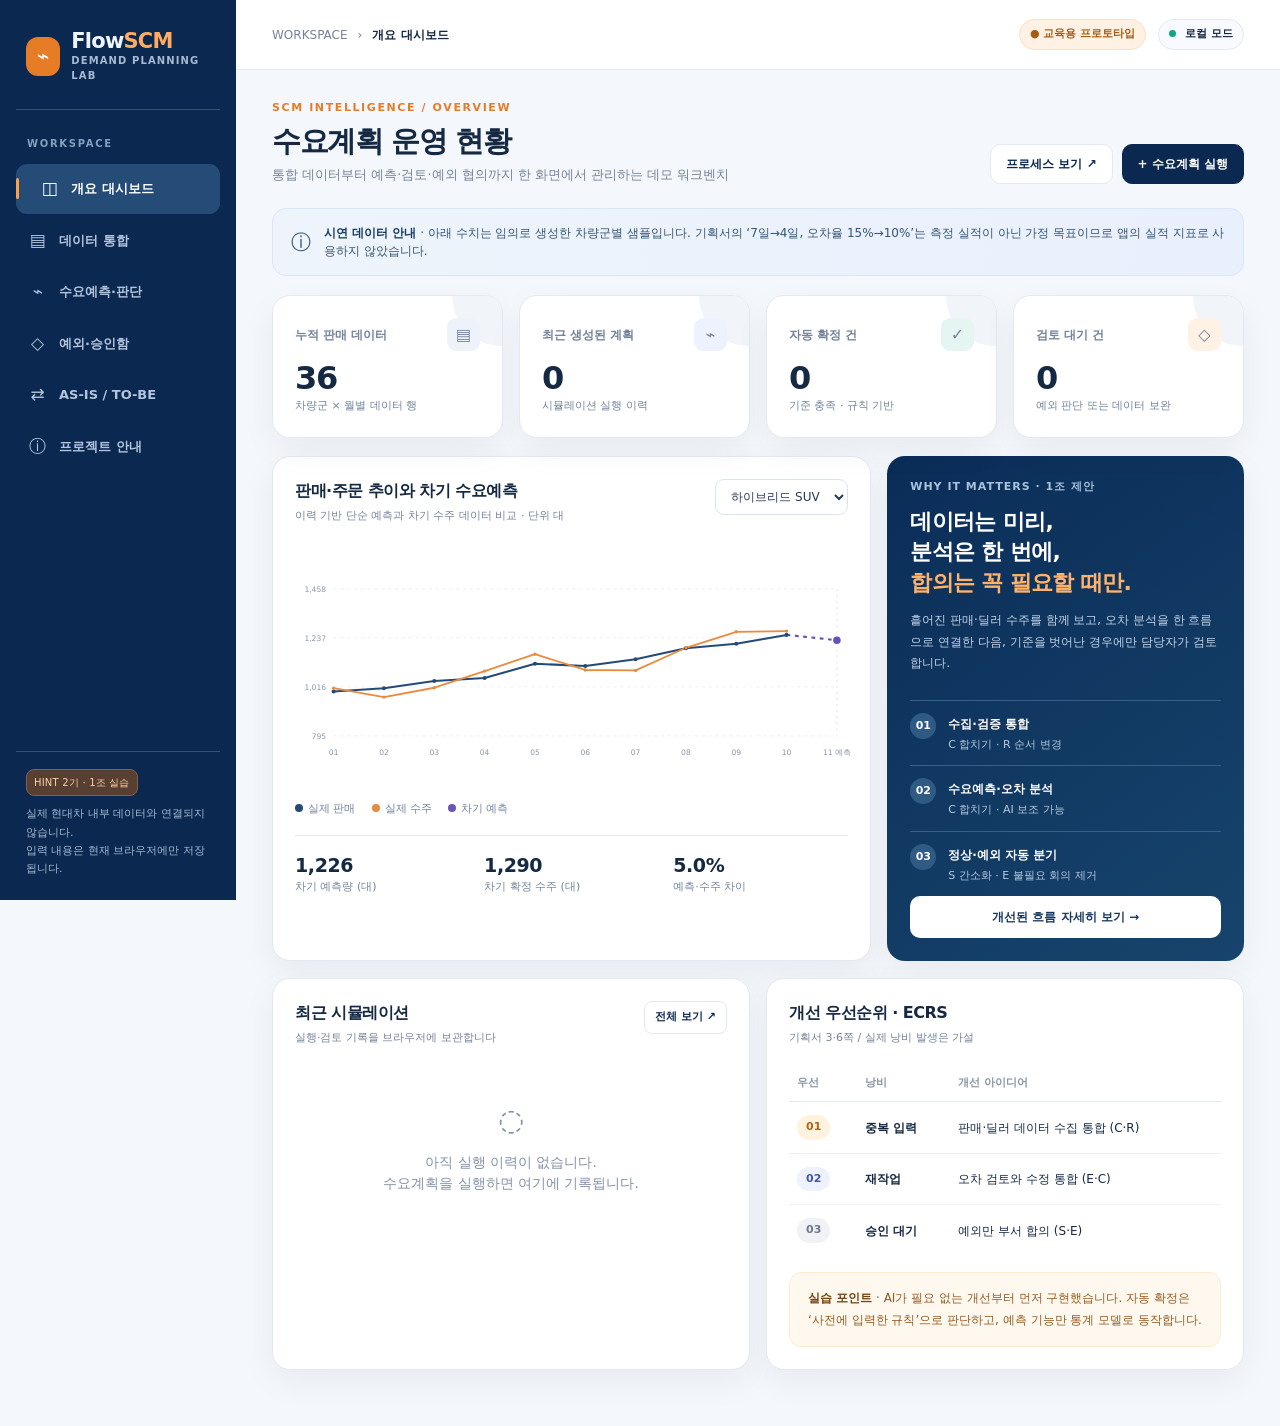
<file: flowscm/preview.html>
<!DOCTYPE html>
<html lang="ko">
<head>
<meta charset="UTF-8" />
<meta name="viewport" content="width=device-width, initial-scale=1.0" />
<meta name="color-scheme" content="light" />
<title>FlowSCM · 수요계획 워크벤치</title>
<style>
:root{--navy:#0b2850;--navy2:#102f57;--ink:#152943;--muted:#73839b;--bg:#f4f7fb;--line:#e3e9f2;--orange:#e77c27;--softOrange:#fff2e5;--teal:#0a877c;--softTeal:#e5f5f1;--blue:#4165d6;--softBlue:#eef2ff;--red:#c24b4d;--softRed:#fff0f0;--purple:#6950b8;--softPurple:#f2efff;--shadow:0 12px 34px rgba(15,36,68,.055);--r:18px}
*{box-sizing:border-box}body{margin:0;background:var(--bg);font-family:Pretendard,"Apple SD Gothic Neo","Malgun Gothic",system-ui,-apple-system,sans-serif;color:var(--ink);font-size:14px;line-height:1.5}button,input,select,textarea{font:inherit}button{cursor:pointer}button:disabled{cursor:not-allowed;opacity:.5}a{color:inherit}.app{min-height:100vh;display:flex}.sidebar{width:236px;background:var(--navy);color:#eff5ff;display:flex;flex-direction:column;position:sticky;top:0;height:100vh;flex-shrink:0;padding:28px 16px 22px}.brand{display:flex;align-items:center;gap:11px;padding:2px 10px 26px;border-bottom:1px solid #35516d}.brand-logo{display:grid;place-items:center;width:39px;height:39px;background:var(--orange);color:white;border-radius:12px;font-size:21px}.brand-name{font-size:21px;font-weight:800;letter-spacing:-.8px;line-height:1.1}.brand-sub{font-size:10px;letter-spacing:1.1px;color:#a7bad2;font-weight:700}.nav-caption{font-size:10px;font-weight:800;letter-spacing:1.7px;color:#83a0bd;margin:26px 11px 11px}.nav-link{width:100%;border:0;background:transparent;color:#b3c5dd;text-align:left;border-radius:11px;display:flex;align-items:center;gap:12px;padding:12px 12px;margin:2px 0;font-weight:650;font-size:13px}.nav-link:hover{background:#1a3b62;color:white}.nav-link.active{background:#244c77;color:white}.nav-link.active:before{content:"";height:21px;width:3px;background:#ff9f4a;border-radius:2px;margin-left:-12px;margin-right:9px}.nav-ico{font-size:17px;min-width:19px;text-align:center;font-weight:500}.side-bottom{margin-top:auto;border-top:1px solid #35516d;padding:17px 10px 0}.side-bottom .small{color:#a8bad2;font-size:11px;line-height:1.65}.side-bottom .chip{color:#ffd0a1;border:1px solid #886044;background:#573f34;border-radius:8px;padding:5px 7px;display:inline-block;font-size:10px;margin-bottom:9px;letter-spacing:.2px}.main{flex:1;min-width:0}.topbar{height:70px;background:white;border-bottom:1px solid var(--line);display:flex;align-items:center;justify-content:space-between;padding:0 36px;gap:14px}.crumb{display:flex;align-items:center;gap:10px;font-size:12px;color:var(--muted)}.crumb b{color:var(--ink)}.top-actions{display:flex;align-items:center;gap:12px}.pill{border-radius:99px;padding:6px 10px;border:1px solid var(--line);background:#f8faff;font-size:11px;font-weight:700;white-space:nowrap}.pill.demo{color:#a65b16;background:var(--softOrange);border-color:#ffe0bb}.online-dot{width:7px;height:7px;display:inline-block;border-radius:50%;background:#10a684;margin-right:5px}.content{padding:30px 36px 56px;max-width:1540px;margin:auto}.page{display:none}.page.active{display:block}.eyebrow{color:var(--orange);font-size:11px;font-weight:900;letter-spacing:1.6px;margin-bottom:6px}.page-head{display:flex;align-items:flex-end;justify-content:space-between;gap:18px;margin-bottom:24px}.page-head h1{font-size:29px;letter-spacing:-1.4px;margin:0 0 5px;line-height:1.28}.subtext{color:var(--muted);font-size:13px;margin:0}.buttons{display:flex;align-items:center;gap:9px;flex-wrap:wrap}.btn{display:inline-flex;align-items:center;gap:8px;justify-content:center;border-radius:10px;padding:10px 15px;font-weight:750;font-size:12px;border:1px solid var(--line);background:white;color:var(--navy);transition:transform .08s,background .16s;white-space:nowrap}.btn:hover{transform:translateY(-1px);background:#f9fbff}.btn-primary{background:var(--navy);border-color:var(--navy);color:white}.btn-primary:hover{background:#1b456e}.btn-orange{background:var(--orange);border-color:var(--orange);color:white}.btn-orange:hover{background:#ce6f1e}.btn-danger{color:var(--red);border-color:#f0c8c9}.btn-sm{padding:7px 10px;font-size:11px;border-radius:8px}.grid{display:grid;gap:16px}.kpi-grid{grid-template-columns:repeat(4,minmax(0,1fr));margin-bottom:18px}.card{background:white;border:1px solid var(--line);border-radius:var(--r);box-shadow:var(--shadow);padding:22px;min-width:0}.kpi{position:relative;overflow:hidden;min-height:136px}.kpi:before{position:absolute;right:0;top:0;content:"";height:50px;width:50px;border-radius:0 0 0 50px;background:#f1f5fa}.kpi-head{display:flex;align-items:center;justify-content:space-between;gap:10px;font-size:12px;color:var(--muted);font-weight:700}.kpi-ico{z-index:1;width:33px;height:33px;display:grid;place-items:center;border-radius:9px;background:#eef3f9;font-size:16px}.kpi-number{font-size:32px;font-weight:850;letter-spacing:-1.2px;margin:11px 0 4px;line-height:1}.kpi-note{font-size:11px;color:var(--muted)}.badge{display:inline-flex;align-items:center;gap:5px;padding:4px 9px;font-size:11px;font-weight:750;border-radius:99px}.badge.green{color:#087467;background:var(--softTeal)}.badge.amber{color:#ad6618;background:#fff3df}.badge.red{color:#bc5151;background:var(--softRed)}.badge.blue{color:#4156ad;background:var(--softBlue)}.badge.gray{color:#6d798b;background:#f0f2f5}.panel-title{display:flex;align-items:flex-start;justify-content:space-between;gap:12px;margin-bottom:18px}.panel-title h2{margin:0;font-size:16px;letter-spacing:-.5px}.panel-title p{margin:5px 0 0;color:var(--muted);font-size:11px}.section-grid{grid-template-columns:minmax(0,1.68fr) minmax(290px,1fr);align-items:stretch}.inline-control{display:flex;align-items:center;gap:8px}.select,.field{background:white;border:1px solid #dbe3ee;border-radius:9px;outline:0;padding:9px 11px;min-width:0;color:#263955;width:100%}.select:focus,.field:focus,textarea:focus{border-color:#7098c1;box-shadow:0 0 0 3px rgba(52,106,164,.1)}.select.compact{width:auto;max-width:230px;font-size:12px}.graph-card{min-height:408px}.chart-wrap{height:255px;position:relative;margin:4px 0}.chart-wrap svg{width:100%;height:100%;overflow:visible}.chart-legend{display:flex;gap:16px;color:var(--muted);font-size:11px;flex-wrap:wrap;margin-top:2px}.legend-dot{width:8px;height:8px;border-radius:50%;display:inline-block;margin-right:5px}.metric-row{display:flex;gap:14px;flex-wrap:wrap;margin-top:17px;border-top:1px solid var(--line);padding-top:15px}.metric-row>div{flex:1;min-width:100px}.metric-row strong{font-size:19px;letter-spacing:-.4px}.metric-row span{font-size:11px;color:var(--muted);display:block}.aside-main{background:linear-gradient(145deg,#0a2d58,#17446c);color:#fff;border-radius:var(--r);padding:23px;display:flex;flex-direction:column;min-height:408px;box-shadow:var(--shadow)}.aside-main .t{font-size:11px;color:#a9c3dd;font-weight:800;letter-spacing:1px}.aside-main h2{font-size:22px;line-height:1.38;letter-spacing:-.65px;margin:12px 0 12px}.aside-main p{color:#c3d4e7;margin:0 0 25px;font-size:12px;line-height:1.8}.aside-step{display:flex;gap:12px;padding:12px 0;border-top:1px solid #366084}.aside-step i{width:26px;height:26px;display:grid;place-items:center;border-radius:50%;background:#2e5a84;color:white;font-size:11px;font-style:normal;font-weight:750;flex-shrink:0}.aside-step b{font-size:12px}.aside-step em{display:block;font-size:11px;font-style:normal;color:#b5cade;margin-top:3px}.aside-main .btn{margin-top:auto;background:white;color:#17375e;border:0;padding:12px;font-size:12px}.below-grid{grid-template-columns:minmax(0,1fr) minmax(0,1fr);margin-top:17px}.mini-table{width:100%;border-collapse:collapse;font-size:12px}.mini-table th{text-align:left;color:#8894a5;font-size:11px;font-weight:800;padding:10px 8px;border-bottom:1px solid var(--line);white-space:nowrap}.mini-table td{border-bottom:1px solid #eef1f5;padding:13px 8px;vertical-align:middle}.mini-table tr:last-child td{border-bottom:0}.value-bar{height:6px;background:#edf1f6;border-radius:6px;overflow:hidden}.value-bar>span{display:block;height:100%;background:var(--orange);border-radius:6px}.hint-box{background:#fff8ee;border:1px solid #ffecd0;padding:15px 18px;border-radius:12px;color:#965b23;font-size:12px;line-height:1.8;margin-top:16px}.hint-box b{color:#744512}.stack{display:flex;flex-direction:column;gap:14px}.form-grid{display:grid;grid-template-columns:repeat(3,minmax(0,1fr));gap:15px}.form-grid.two{grid-template-columns:repeat(2,minmax(0,1fr))}.form-item{min-width:0}.form-item label{display:block;font-weight:800;font-size:11px;color:#596d85;margin-bottom:7px}.form-item small{display:block;font-size:10px;color:var(--muted);margin-top:5px}.input-unit{position:relative}.input-unit span{position:absolute;right:13px;top:11px;color:#8c9aae;font-size:11px;pointer-events:none}.input-unit input{padding-right:43px}.input-unit .field{height:41px}.divider{height:1px;background:var(--line);margin:20px 0}.input-slider{display:flex;align-items:center;gap:10px}.input-slider input[type=range]{flex:1;accent-color:var(--orange);min-width:70px}.input-slider b{font-size:12px;color:var(--orange);min-width:35px;text-align:right}.checkbox-line{display:flex;align-items:center;gap:8px;font-size:12px;color:#425775;font-weight:650}.checkbox-line input{accent-color:var(--orange)}.result-box{padding:20px;border-radius:14px;background:#f4f8fd;border:1px solid #e0e8f3}.result-box h3{font-size:14px;margin:0 0 12px}.result-big{font-size:30px;font-weight:850;letter-spacing:-1px}.result-grid{display:grid;grid-template-columns:repeat(3,minmax(0,1fr));gap:12px;margin:10px 0}.result-grid>div{background:white;border:1px solid #e6ebf3;border-radius:11px;padding:13px;min-width:0}.result-grid b{font-size:20px;display:block;letter-spacing:-.4px;white-space:nowrap}.result-grid small{color:var(--muted);font-size:10px}.result-info{font-size:12px;color:#657993;line-height:1.7}.page-section{margin-bottom:18px}.table-scroll{overflow-x:auto}.data-table{border-collapse:collapse;width:100%;font-size:12px;min-width:600px}.data-table thead{background:#f5f7fb;color:#698099}.data-table th{font-weight:750;text-align:left;padding:12px 14px;white-space:nowrap}.data-table td{border-bottom:1px solid #edf1f6;padding:13px 14px}.data-table tbody tr:hover{background:#fafcff}.data-table tr:last-child td{border-bottom:0}.data-table .num{text-align:right;font-variant-numeric:tabular-nums}.empty{text-align:center;padding:55px 15px;color:#8492a7}.empty .big{font-size:30px;display:block;margin-bottom:10px}.toast{position:fixed;right:28px;bottom:26px;background:#133960;color:white;border-radius:12px;padding:13px 18px;box-shadow:0 15px 40px #09244240;z-index:1000;max-width:min(400px,calc(100vw - 40px));font-size:12px;display:none}.toast.show{display:block}.banner{background:linear-gradient(100deg,#eef4fb,#e9f0fd);border:1px solid #dbe6f4;border-radius:14px;padding:15px 18px;margin-bottom:19px;display:flex;gap:13px;align-items:center;font-size:12px;color:#355574}.banner b{color:#173b61}.banner .infoicon{font-size:20px}.flow-columns{display:grid;grid-template-columns:1fr 1fr;gap:16px}.flow-stage{border:1px solid var(--line);border-radius:15px;padding:19px;background:white}.flow-stage h3{margin:0 0 13px;font-size:14px}.flow-list{display:flex;flex-direction:column;gap:6px}.flow-item{display:flex;align-items:center;gap:10px;padding:10px;border:1px solid #e6ebf3;border-radius:9px;background:#fafcff;font-size:12px}.flow-item .stepno{border-radius:7px;background:#e7edf7;color:var(--navy);font-size:11px;padding:4px 8px;min-width:27px;text-align:center;font-weight:800}.flow-item.is-to{background:#fff9ef;border-color:#fae9cb}.flow-item.is-to .stepno{background:#ffe8c6;color:#a95d1d}.flow-item i{margin-left:auto;font-size:10px;color:#8496ac;font-style:normal;white-space:nowrap}.flow-arrow{text-align:center;font-size:12px;color:#b3bfd0;height:7px;line-height:7px}.decision-strip{display:grid;grid-template-columns:1fr 1fr;gap:16px;margin-top:16px}.decision-card{border-radius:14px;padding:18px;background:#eef8f5;border:1px solid #d3eee5}.decision-card h4{margin:0 0 8px;color:#0f766c;font-size:13px}.decision-card p{font-size:11px;color:#607983;margin:0 0 10px;line-height:1.7}.decision-card .path{font-size:11px;font-weight:700;color:#2c6c63}.filter-tabs{display:flex;gap:6px;background:#eff3f9;padding:4px;border-radius:9px}.filter-tabs button{padding:6px 11px;border:0;background:transparent;border-radius:7px;color:#71819a;font-size:11px;font-weight:750}.filter-tabs button.active{background:white;color:#11375a;box-shadow:0 2px 8px #18365012}.alert-list{display:flex;flex-direction:column;gap:10px}.alert-card{border:1px solid #e5eaf1;border-radius:12px;padding:15px;display:flex;align-items:center;gap:15px;justify-content:space-between;flex-wrap:wrap}.alert-card .primary{font-weight:800;font-size:13px;margin-bottom:5px}.alert-card .secondary{color:var(--muted);font-size:11px}.alert-card .btn{white-space:nowrap}.memo{resize:vertical;width:100%;min-height:76px;border-radius:10px;border:1px solid #dbe3ee;padding:11px;outline:0}.modal-backdrop{position:fixed;inset:0;background:#0a1f3ab0;display:none;place-items:center;padding:18px;z-index:999}.modal-backdrop.show{display:grid}.modal{width:min(540px,100%);max-height:calc(100vh - 50px);overflow-y:auto;background:white;border-radius:20px;padding:26px;box-shadow:0 30px 90px #0004}.modal h2{margin:0 0 5px;font-size:21px}.modal .m-sub{color:var(--muted);font-size:12px;margin-bottom:16px}.modal-actions{display:flex;justify-content:flex-end;gap:10px;margin-top:18px}.tagline{font-size:12px;line-height:1.75;color:#657993}.reference-list{display:grid;gap:10px}.reference-row{display:flex;gap:14px;border-bottom:1px solid var(--line);padding:12px 0;font-size:12px}.reference-row:last-child{border-bottom:0}.reference-row b{min-width:90px}.sr-only{position:absolute;width:1px;height:1px;overflow:hidden;clip:rect(0,0,0,0);white-space:nowrap}.footnote{font-size:11px;color:#8693a5;padding-top:11px}.hidden{display:none!important}button:focus-visible,a:focus-visible{outline:3px solid #f2a459;outline-offset:2px}
@media(max-width:1180px){.sidebar{width:210px}.content{padding:25px}.topbar{padding:0 25px}.kpi-grid{grid-template-columns:repeat(2,1fr)}.section-grid{grid-template-columns:1fr}.aside-main{min-height:unset}.flow-columns{grid-template-columns:1fr}}
@media(max-width:730px){.app{display:block}.sidebar{position:sticky;z-index:20;top:0;height:auto;width:100%;padding:10px 14px;display:block}.brand{border:0;display:inline-flex;padding:0}.brand-logo{width:31px;height:31px;font-size:16px}.brand-name{font-size:16px}.brand-sub{font-size:9px}.nav-caption,.side-bottom{display:none}.nav{display:flex;gap:3px;overflow-x:auto;padding-top:9px;scrollbar-width:none}.nav-link{width:auto;flex-shrink:0;font-size:11px;white-space:nowrap;padding:8px 9px;margin:0}.nav-link.active:before{display:none}.nav-ico{min-width:0;font-size:13px}.topbar{height:49px;padding:0 15px}.crumb{font-size:10px}.top-actions .pill:not(.demo){display:none}.content{padding:19px 14px 35px}.page-head{align-items:flex-start;flex-direction:column}.page-head h1{font-size:23px}.kpi-grid{gap:9px}.kpi{min-height:115px;padding:16px}.kpi-number{font-size:26px}.section-grid,.below-grid,.decision-strip{grid-template-columns:1fr}.card{padding:17px}.form-grid,.form-grid.two{grid-template-columns:1fr 1fr;gap:11px}.graph-card{min-height:auto}.chart-wrap{height:220px}.topbar .pill{font-size:9px}.result-grid{gap:6px}.result-grid>div{padding:9px}.result-grid b{font-size:17px}.flow-stage{padding:13px}.panel-title{flex-wrap:wrap}}
@media(max-width:370px){.form-grid,.form-grid.two{grid-template-columns:1fr}.kpi-grid{grid-template-columns:1fr 1fr}.nav-link{padding:7px}.topbar .pill.demo{display:none}}
</style>
</head>
<body>
<div class="app">
  <aside class="sidebar">
    <div class="brand"><div class="brand-logo">⌁</div><div><div class="brand-name">Flow<span style="color:#ffab61">SCM</span></div><div class="brand-sub">DEMAND PLANNING LAB</div></div></div>
    <div class="nav-caption">WORKSPACE</div>
    <nav class="nav" id="nav">
      <button type="button" class="nav-link active" data-page="dashboard"><span class="nav-ico">◫</span> 개요 대시보드</button>
      <button type="button" class="nav-link" data-page="data"><span class="nav-ico">▤</span> 데이터 통합</button>
      <button type="button" class="nav-link" data-page="forecast"><span class="nav-ico">⌁</span> 수요예측·판단</button>
      <button type="button" class="nav-link" data-page="reviews"><span class="nav-ico">◇</span> 예외·승인함 <span id="nav-pending" style="margin-left:auto;opacity:.7;font-size:10px"></span></button>
      <button type="button" class="nav-link" data-page="process"><span class="nav-ico">⇄</span> AS-IS / TO-BE</button>
      <button type="button" class="nav-link" data-page="guide"><span class="nav-ico">ⓘ</span> 프로젝트 안내</button>
    </nav>
    <div class="side-bottom"><div class="chip">HINT 2기 · 1조 실습</div><div class="small">실제 현대차 내부 데이터와 연결되지 않습니다.<br>입력 내용은 현재 브라우저에만 저장됩니다.</div></div>
  </aside>
  <div class="main">
    <div class="topbar"><div class="crumb"><span>WORKSPACE</span><span>›</span><b id="crumb">개요 대시보드</b></div><div class="top-actions"><span class="pill demo">● 교육용 프로토타입</span><span class="pill"><span class="online-dot"></span> 로컬 모드</span></div></div>
    <div class="content">
      <section id="page-dashboard" class="page active">
        <div class="page-head"><div><div class="eyebrow">SCM INTELLIGENCE / OVERVIEW</div><h1>수요계획 운영 현황</h1><p class="subtext">통합 데이터부터 예측·검토·예외 협의까지 한 화면에서 관리하는 데모 워크벤치</p></div><div class="buttons"><button class="btn" data-nav="process">프로세스 보기 ↗</button><button class="btn btn-primary" data-nav="forecast">+ 수요계획 실행</button></div></div>
        <div class="banner"><span class="infoicon">ⓘ</span><div><b>시연 데이터 안내</b> · 아래 수치는 임의로 생성한 차량군별 샘플입니다. 기획서의 ‘7일→4일, 오차율 15%→10%’는 측정 실적이 아닌 가정 목표이므로 앱의 실적 지표로 사용하지 않았습니다.</div></div>
        <div class="grid kpi-grid">
          <div class="card kpi"><div class="kpi-head">누적 판매 데이터 <span class="kpi-ico">▤</span></div><div class="kpi-number" id="kpi-data">—</div><div class="kpi-note">차량군 × 월별 데이터 행</div></div>
          <div class="card kpi"><div class="kpi-head">최근 생성된 계획 <span class="kpi-ico" style="background:var(--softBlue)">⌁</span></div><div class="kpi-number" id="kpi-runs">—</div><div class="kpi-note">시뮬레이션 실행 이력</div></div>
          <div class="card kpi"><div class="kpi-head">자동 확정 건 <span class="kpi-ico" style="background:var(--softTeal)">✓</span></div><div class="kpi-number" id="kpi-auto">—</div><div class="kpi-note">기준 충족 · 규칙 기반</div></div>
          <div class="card kpi"><div class="kpi-head">검토 대기 건 <span class="kpi-ico" style="background:var(--softOrange)">◇</span></div><div class="kpi-number" id="kpi-pending">—</div><div class="kpi-note">예외 판단 또는 데이터 보완</div></div>
        </div>
        <div class="grid section-grid">
          <div class="card graph-card"><div class="panel-title"><div><h2>판매·주문 추이와 차기 수요예측</h2><p>이력 기반 단순 예측과 차기 수주 데이터 비교 · 단위 대</p></div><select id="dash-model" class="select compact" aria-label="차량군 선택"></select></div><div id="dash-chart" class="chart-wrap"></div><div class="chart-legend"><span><span class="legend-dot" style="background:#264a76"></span>실제 판매</span><span><span class="legend-dot" style="background:#e78c40"></span>실제 수주</span><span><span class="legend-dot" style="background:#6a54b9"></span>차기 예측</span></div><div class="metric-row"><div><strong id="dash-next">—</strong><span>차기 예측량 (대)</span></div><div><strong id="dash-orders">—</strong><span>차기 확정 수주 (대)</span></div><div><strong id="dash-gap">—</strong><span>예측·수주 차이</span></div></div></div>
          <div class="aside-main"><div class="t">WHY IT MATTERS · 1조 제안</div><h2>데이터는 미리,<br>분석은 한 번에,<br><span style="color:#ffb36a">합의는 꼭 필요할 때만.</span></h2><p>흩어진 판매·딜러 수주를 함께 보고, 오차 분석을 한 흐름으로 연결한 다음, 기준을 벗어난 경우에만 담당자가 검토합니다.</p><div class="aside-step"><i>01</i><div><b>수집·검증 통합</b><em>C 합치기 · R 순서 변경</em></div></div><div class="aside-step"><i>02</i><div><b>수요예측·오차 분석</b><em>C 합치기 · AI 보조 가능</em></div></div><div class="aside-step"><i>03</i><div><b>정상·예외 자동 분기</b><em>S 간소화 · E 불필요 회의 제거</em></div></div><button class="btn" data-nav="process">개선된 흐름 자세히 보기 →</button></div>
        </div>
        <div class="grid below-grid"><div class="card"><div class="panel-title"><div><h2>최근 시뮬레이션</h2><p>실행·검토 기록을 브라우저에 보관합니다</p></div><button class="btn btn-sm" data-nav="reviews">전체 보기 ↗</button></div><div id="dashboard-recent"></div></div><div class="card"><div class="panel-title"><div><h2>개선 우선순위 · ECRS</h2><p>기획서 3·6쪽 / 실제 낭비 발생은 가설</p></div></div><table class="mini-table"><thead><tr><th>우선</th><th>낭비</th><th>개선 아이디어</th></tr></thead><tbody><tr><td><span class="badge amber">01</span></td><td><b>중복 입력</b></td><td>판매·딜러 데이터 수집 통합 (C·R)</td></tr><tr><td><span class="badge blue">02</span></td><td><b>재작업</b></td><td>오차 검토와 수정 통합 (E·C)</td></tr><tr><td><span class="badge gray">03</span></td><td><b>승인 대기</b></td><td>예외만 부서 합의 (S·E)</td></tr></tbody></table><div class="hint-box"><b>실습 포인트</b> · AI가 필요 없는 개선부터 먼저 구현했습니다. 자동 확정은 ‘사전에 입력한 규칙’으로 판단하고, 예측 기능만 통계 모델로 동작합니다.</div></div></div>
      </section>
      <section id="page-data" class="page">
        <div class="page-head"><div><div class="eyebrow">DATA INTEGRATION / ECRS C·R</div><h1>판매·딜러 데이터 통합</h1><p class="subtext">흩어진 입력을 한 표로 모으고, 수요예측 전에 결측·중복 여부를 확인합니다.</p></div><div class="buttons"><button class="btn" id="download-sample">샘플 CSV</button><label class="btn" for="csv-input" style="cursor:pointer">CSV 불러오기</label><input id="csv-input" type="file" accept=".csv,text/csv" style="display:none"/><button class="btn btn-danger" id="reset-data">예시 데이터 복원</button></div></div>
        <div class="banner"><span class="infoicon">✳</span><div><b>데이터 구조:</b> <code>month,model,sales,orders</code> · 월은 <code>YYYY-MM</code>, 수량은 0 이상의 정수입니다. 같은 차량군·월이 있으면 새로 가져온 행으로 갱신합니다. 실제 수주와 판매는 서로 다른 지표입니다.</div></div>
        <div class="card page-section"><div class="panel-title"><div><h2>새 월별 관측값 추가</h2><p>실제 월별 판매·수주 자료를 수집하여 기록하는 ① 기록하기 단계</p></div></div><form id="data-form" class="form-grid"><div class="form-item"><label for="data-month">기준 월</label><input id="data-month" class="field" type="month" required/></div><div class="form-item"><label for="data-model">차량군</label><select id="data-model" class="select"></select></div><div class="form-item"><label for="data-sales">실제 판매량 (대)</label><input id="data-sales" class="field" type="number" min="0" step="1" placeholder="예: 1180" required/></div><div class="form-item"><label for="data-orders">실제 수주량 (대)</label><input id="data-orders" class="field" type="number" min="0" step="1" placeholder="예: 1220" required/></div><div class="form-item" style="display:flex;align-items:end"><button class="btn btn-primary" type="submit" style="width:100%">+ 관측값 저장</button></div></form></div>
        <div class="card"><div class="panel-title"><div><h2>통합 월별 데이터</h2><p id="data-count-label">—</p></div><select id="data-filter" class="select compact" aria-label="데이터 차량군 필터"></select></div><div class="table-scroll"><table class="data-table"><thead><tr><th>기준 월</th><th>차량군</th><th class="num">실제 판매량</th><th class="num">실제 수주량</th><th class="num">수주-판매 차이</th><th>품질</th><th></th></tr></thead><tbody id="data-rows"></tbody></table></div></div>
      </section>
      <section id="page-forecast" class="page">
        <div class="page-head"><div><div class="eyebrow">DEMAND FORECAST / DATA + RULES</div><h1>수요예측 · 자동 판단</h1><p class="subtext">예측과 실제 수주를 비교해 데이터 적합성(A)과 협의 필요성(B)을 각각 판단합니다.</p></div><div class="buttons"><button class="btn" data-nav="process">판단 기준 보기 ↗</button></div></div>
        <div class="grid section-grid">
          <div class="card"><div class="panel-title"><div><h2>수요계획 시뮬레이션 설정</h2><p>필수 입력을 확인한 뒤 한 번 실행하면 이력이 생성됩니다</p></div><span class="badge blue">교육용 예측</span></div><form id="forecast-form"><div class="form-grid two"><div class="form-item"><label for="fc-model">차량군</label><select id="fc-model" class="select"></select></div><div class="form-item"><label for="fc-period">계획 대상 월</label><input id="fc-period" class="field" type="text" readonly/></div><div class="form-item"><label for="fc-algo">예측 방식</label><select id="fc-algo" class="select"><option value="weighted">최근 3개월 가중평균</option><option value="trend">최근 6개월 선형추세</option></select></div><div class="form-item"><label for="fc-orders">차기 확정 딜러 수주 (대)</label><input id="fc-orders" type="number" min="1" step="1" required class="field"/></div><div class="form-item"><label for="fc-capacity">생산능력 참고 상한 (대)</label><input id="fc-capacity" type="number" min="1" step="1" required class="field"/><small>생산계획 수립이 아닌 예외 판단 참고값</small></div><div class="form-item"><label>오차 허용 기준 (예측 vs 수주)</label><div class="input-slider"><input type="range" id="fc-threshold" min="1" max="35" step="1" value="12"/><b id="fc-threshold-text">12%</b></div><small>기획서의 기준값은 미확정 · 여기서는 사용자 설정</small></div></div><div class="divider"></div><div class="form-grid two"><div class="form-item"><label>시장 요인 수동 조정</label><div class="input-slider"><input id="fc-shock" type="range" min="-20" max="20" step="1" value="0"/><b id="fc-shock-text">0%</b></div><small>예측값에 적용하는 사용자의 가정</small></div><div class="form-item"><label>데이터 품질 · 공급 이슈</label><label class="checkbox-line"><input type="checkbox" id="fc-quality" checked/> 판매·주문 데이터 검증 완료</label><label class="checkbox-line" style="margin-top:8px"><input type="checkbox" id="fc-supply"/> 부품 공급 위험 / 예외 존재</label></div></div><div class="divider"></div><div class="buttons"><button type="button" class="btn" id="preview-forecast">예측 미리보기</button><button type="submit" class="btn btn-orange">▶ 시뮬레이션 실행·판단</button></div></form></div>
          <div class="stack"><div class="card"><div class="panel-title"><div><h2>예측값 · 비교 결과</h2><p>현재 입력에 따른 미리보기 · 기록 미생성</p></div></div><div id="forecast-preview" class="result-box"></div><div class="hint-box" style="margin-top:12px"><b>A단계</b> 데이터 검증·필수 분석이 통과해야 합니다.<br><b>B단계</b> 예측·수주 차이 / 참고 CAPA / 공급 위험 중 하나라도 기준 이탈 시 예외 검토함으로 이동합니다.</div></div><div class="card"><div class="panel-title"><div><h2>판단 흐름</h2><p>AI가 승인하는 것이 아니라 설정한 규칙으로 분기합니다</p></div></div><div style="display:flex;align-items:center;gap:8px;flex-wrap:wrap"><span class="badge blue">수집·검증</span> → <span class="badge blue">수요예측</span> → <span class="badge amber">◇ A 적합?</span> → <span class="badge amber">◇ B 예외?</span> → <span class="badge green">자동 확정 / 검토 요청</span></div></div></div>
        </div>
      </section>
      <section id="page-reviews" class="page">
        <div class="page-head"><div><div class="eyebrow">EXCEPTION WORKFLOW / ECRS S·E</div><h1>예외 검토 · 승인 이력</h1><p class="subtext">정상 건은 회의 없이 규칙에 따라 처리하고, 예외 건만 사유를 남겨 사람이 판단합니다.</p></div><div class="buttons"><button class="btn" id="export-handoff">생산·납기 전달 CSV ↓</button><button class="btn btn-primary" data-nav="forecast">+ 새 시뮬레이션</button></div></div>
        <div class="card"><div class="panel-title"><div><h2>수요계획 실행 이력</h2><p>최근 실행 순 · 수동 확정은 반드시 사유를 남겨야 합니다</p></div><div class="filter-tabs" id="review-filters"><button type="button" data-filter="all" class="active">전체</button><button type="button" data-filter="pending">검토 필요</button><button type="button" data-filter="approved">확정</button></div></div><div id="reviews-list" class="alert-list"></div></div>
        <div class="hint-box"><b>운영 통제</b> · 이 앱의 ‘자동 확정’과 ‘수동 확정’은 모두 실습용 기록입니다. 실제 ERP 전송·기업 승인·납기 확약은 수행하지 않습니다. 생산·납기계획은 확정 내역을 CSV로 인계하는 수준까지만 구현했습니다.</div>
      </section>
      <section id="page-process" class="page">
        <div class="page-head"><div><div class="eyebrow">PROCESS REDESIGN / LEAN + ECRS</div><h1>AS-IS → TO-BE 재설계</h1><p class="subtext">1조 기획서 2·6·8쪽의 업무 흐름과 두 판단 마름모를 웹에서 재구성했습니다.</p></div><span class="badge amber">기획안 기반 · 실제 현업 절차 미확인</span></div>
        <div class="grid flow-columns"><div class="flow-stage"><h3>AS-IS · 현행 가정 흐름 <span class="badge gray">8단계</span></h3><div class="flow-list" id="asis-flow"></div></div><div class="flow-stage"><h3>TO-BE · 제안 개선 흐름 <span class="badge green">5개 주요 활동 + 판단 2개</span></h3><div class="flow-list" id="tobe-flow"></div></div></div>
        <div class="grid decision-strip"><div class="decision-card"><h4>◇ 판단 A · 기준 안에서 처리 가능한가?</h4><p>판매·수주 데이터 검증 완료, 필요한 과거 실적 확보, 유효한 수주량 확인 등 입력·분석 적합성을 평가합니다.</p><div class="path">예 → 예외 판단(B) / 아니오 → 데이터 보완 후 다시 실행</div></div><div class="decision-card"><h4>◇ 판단 B · 부서 합의가 필요한 예외인가?</h4><p>예측·수주 차이가 허용 범위를 넘거나, 생산능력 참고 상한을 넘거나, 부품 공급 위험 표시가 있는지 확인합니다.</p><div class="path">아니오 → 자동 확정 / 예 → 담당자 검토 및 사유 기록</div></div></div>
        <div class="grid below-grid"><div class="card"><div class="panel-title"><div><h2>ECRS 적용 상세</h2><p>기획서 6쪽 · 낭비 3종 중심</p></div></div><table class="mini-table"><thead><tr><th>낭비</th><th>ECRS</th><th>실행 방향</th></tr></thead><tbody><tr><td>중복 입력</td><td>C / R</td><td>원천 데이터 통합, 예측 전 검증</td></tr><tr><td>재작업</td><td>E / C</td><td>별도 검토 최소화, 분석·수정 일원화</td></tr><tr><td>승인 대기</td><td>S / E</td><td>정상 건 회의 생략, 예외 협의</td></tr><tr><td>불필요 자료</td><td>E</td><td>반복 보고서 제거, 핵심 지표 유지</td></tr></tbody></table></div><div class="card"><div class="panel-title"><div><h2>데이터 성숙도 4단계</h2><p>기획서 7쪽 · AI는 예측 보조, 승인은 규칙 기반</p></div></div><div class="stack"><div class="flow-item"><span class="stepno">01</span> 기록하기 · 판매·딜러 수주 CSV 통합</div><div class="flow-item"><span class="stepno">02</span> 보이게 하기 · 판매·수주 대시보드</div><div class="flow-item"><span class="stepno">03</span> 예측하기 · 이동평균/선형추세 모델</div><div class="flow-item"><span class="stepno">04</span> 자동으로 맞추기 · 예외 규칙 자동 분기</div></div></div></div>
      </section>
      <section id="page-guide" class="page">
        <div class="page-head"><div><div class="eyebrow">PROJECT NOTE / HINT 1조</div><h1>앱 제작 배경 · 사용 안내</h1><p class="subtext">업로드된 「SCM 수요계획 직무개선기획서 1조」 10쪽을 기반으로 구현했습니다.</p></div></div>
        <div class="card page-section"><div class="panel-title"><div><h2>설계 범위</h2><p>1조 기획서의 핵심을 시연 가능한 운영 기능으로 변환</p></div></div><div class="reference-list"><div class="reference-row"><b>문제 정의</b><span>분산된 판매·딜러 데이터, 반복 분석, 불필요한 승인 대기(2~5쪽). 실제 기업 내부 프로세스는 검증되지 않았습니다.</span></div><div class="reference-row"><b>개선 전략</b><span>ECRS의 통합(C), 순서 조정(R), 불필요 검토 제거(E), 예외 기준 간소화(S)를 적용했습니다(6쪽).</span></div><div class="reference-row"><b>데이터 활용</b><span>통합/시각화 → 통계 기반 예측 → 규칙 기반 처리. 실제 AI 모델 학습·ERP 연동은 하지 않았습니다(7쪽).</span></div><div class="reference-row"><b>통제 기준</b><span>판단 A는 데이터 품질, 판단 B는 예외 협의 필요성입니다. 허용 오차·CAPA·공급 위험은 실습용 사용자 설정값입니다.</span></div><div class="reference-row"><b>실적 검증</b><span>기획서의 리드타임 7→4일, 주 3→1회, 오차율 15→10%는 가정치입니다. 앱에서는 가짜 성과로 표시하지 않습니다(8~9쪽).</span></div></div></div>
        <div class="grid below-grid"><div class="card"><div class="panel-title"><div><h2>사용 순서</h2></div></div><div class="stack"><div><span class="badge blue">1</span> <b>데이터 통합</b> 탭에서 관측값을 추가하거나 CSV를 불러옵니다.</div><div><span class="badge blue">2</span> <b>수요예측·판단</b>에서 차량군, 차기 수주, 허용 오차 등을 설정합니다.</div><div><span class="badge blue">3</span> <b>시뮬레이션 실행</b>으로 자동 확정/검토 필요를 분기합니다.</div><div><span class="badge blue">4</span> <b>예외·승인함</b>에서 사유를 남기고 수동 승인하거나 보류합니다.</div><div><span class="badge blue">5</span> <b>CSV 내보내기</b>로 확정 수요계획을 다음 부서에 전달할 수 있습니다.</div></div></div><div class="card"><div class="panel-title"><div><h2>데이터 보존 · 보안</h2></div></div><p class="tagline">모든 데이터는 웹 브라우저의 로컬 저장소(localStorage)에만 저장됩니다. 서버, 계정, 외부 API, 클라우드 전송은 없습니다. 브라우저 저장 데이터를 지우거나 다른 기기에서 열면 기록은 공유되지 않습니다.</p><div class="hint-box"><b>시뮬레이션의 한계</b> · 수요예측은 단순 가중평균 또는 선형 추세이며, 오차 비교는 예측량과 같은 계획월의 확정 수주량을 비교합니다. 확정 수주만으로 실제 미래 판매를 알 수 없으므로, 이 결과를 실적 예측 정확도의 증거로 해석해서는 안 됩니다.</div></div></div>
      </section>
    </div>
  </div>
</div>
<div id="toast" class="toast" role="status" aria-live="polite"></div>
<div id="modal" class="modal-backdrop" role="dialog" aria-modal="true" aria-labelledby="modal-title"><div class="modal"><h2 id="modal-title">예외 건 검토</h2><div id="modal-description" class="m-sub"></div><div class="form-item"><label for="manual-units">수동 확정량 (대)</label><input id="manual-units" type="number" min="1" step="1" class="field"/></div><div class="form-item" style="margin-top:16px"><label for="manual-note">판단 사유 (필수)</label><textarea class="memo" id="manual-note" placeholder="예: 부품 공급 지연으로 분기 검토 완료. 생산기획팀과 수량 조정 합의가 필요함."></textarea></div><div class="modal-actions"><button class="btn" id="modal-cancel">닫기</button><button class="btn btn-danger" id="modal-hold">보류 처리</button><button class="btn btn-primary" id="modal-approve">사유 기록 후 확정</button></div></div></div>
<script>
(()=>{'use strict';
const STORAGE='flowscm_hint_team1_v1';
const MODELS=['하이브리드 SUV','전기 SUV','중형 세단'];
const BASE={"하이브리드 SUV": [940,975,995,1010,1042,1056,1120,1110,1140,1190,1210,1250],"전기 SUV":[690,675,710,740,735,725,780,800,825,805,835,860],"중형 세단":[890,880,862,855,867,900,882,875,849,870,845,830]};
function monthsFrom(start,count){const [y,m]=start.split('-').map(Number);const a=[];for(let i=0;i<count;i++){const d=new Date(y,m-1+i,1);a.push(d.getFullYear()+'-'+String(d.getMonth()+1).padStart(2,'0'));}return a;}
function nextMonth(s){const [y,m]=s.split('-').map(Number);const d=new Date(y,m,1);return d.getFullYear()+'-'+String(d.getMonth()+1).padStart(2,'0');}
function createSample(){const ms=monthsFrom('2025-11',12);const data=[];Object.keys(BASE).forEach((model,j)=>{BASE[model].forEach((sales,i)=>data.push({month:ms[i],model,sales,orders:Math.max(1,Math.round(sales*(1+.045*Math.sin(i*1.4+j))))}));});return {data,runs:[],nextOrders:{'하이브리드 SUV':1290,'전기 SUV':830,'중형 세단':845},capacity:{'하이브리드 SUV':1430,'전기 SUV':920,'중형 세단':920},selectedModel:MODELS[0],reviewFilter:'all'};}
function loadState(){try{const v=JSON.parse(localStorage.getItem(STORAGE));if(v&&Array.isArray(v.data)&&Array.isArray(v.runs))return {...createSample(),...v};}catch(_){}return createSample();}
let state=loadState();let selectedRunId=null;let toastTimer;
const $=id=>document.getElementById(id);const fmt=v=>Number(v).toLocaleString('ko-KR');const esc=v=>String(v==null?'':v).replace(/[&<>"']/g,x=>({'&':'&amp;','<':'&lt;','>':'&gt;','"':'&quot;',"'":'&#39;'}[x]));
function save(){try{localStorage.setItem(STORAGE,JSON.stringify(state));}catch(e){toast('브라우저 저장 공간이 부족합니다. CSV로 자료를 내보내 주세요.');}}
function toast(s){const el=$('toast');el.textContent=s;el.classList.add('show');clearTimeout(toastTimer);toastTimer=setTimeout(()=>el.classList.remove('show'),4000);}
function dataFor(model){return state.data.filter(x=>x.model===model).slice().sort((a,b)=>a.month.localeCompare(b.month));}
function monthOfPlan(model){const d=dataFor(model);return d.length?nextMonth(d[d.length-1].month):'—';}
function forecastBase(model,algo='weighted'){const d=dataFor(model);if(d.length<3)return null;const x=d.map(r=>r.sales);if(algo==='weighted')return Math.round(x.at(-3)*.2+x.at(-2)*.3+x.at(-1)*.5);if(x.length<4)return null;const recent=x.slice(-6),n=recent.length;const mx=(n-1)/2,my=recent.reduce((a,b)=>a+b,0)/n;let num=0,den=0;recent.forEach((v,i)=>{num+=(i-mx)*(v-my);den+=(i-mx)**2;});const slope=den?num/den:0;return Math.max(0,Math.round(my+slope*(n-mx)));}
function modelOptions(id,all=false){$(id).innerHTML=(all?'<option value="all">전체 차량군</option>':'')+MODELS.map(m=>'<option value="'+esc(m)+'">'+esc(m)+'</option>').join('');}
function activeModel(){return state.selectedModel&&MODELS.includes(state.selectedModel)?state.selectedModel:MODELS[0];}
function chartSvg(model){const rows=dataFor(model);if(!rows.length)return '<div class="empty">데이터가 없습니다.</div>';const last=rows.slice(-10);const target=monthOfPlan(model);const fc=forecastBase(model),forecast=fc==null?null:fc;const orders=state.nextOrders[model];const labels=[...last.map(r=>r.month.slice(5)),target.slice(5)+' 예측'];const series=[...last.map(r=>r.sales),...(forecast==null?[]:[forecast]),...last.map(r=>r.orders),Number(orders)||0];const max=Math.max(...series)*1.13;const min=Math.max(0,Math.min(...series)*.82);const W=730,H=245,L=51,R=15,T=16,B=35;const X=i=>L+i*(W-L-R)/(labels.length-1);const Y=v=>T+(max-v)/(max-min)*(H-T-B);const pts=a=>a.map((v,i)=>X(i)+','+Y(v)).join(' ');const sales=last.map(r=>r.sales),ord=last.map(r=>r.orders);const grid=Array.from({length:4},(_,i)=>{const v=min+(max-min)*(3-i)/3;return `<line x1="${L}" y1="${Y(v)}" x2="${W-R}" y2="${Y(v)}" stroke="#e6ecf4" stroke-dasharray="4 5"/><text x="${L-10}" y="${Y(v)+4}" fill="#8798ac" font-size="10" text-anchor="end">${fmt(Math.round(v))}</text>`;}).join('');const xlab=labels.map((k,i)=>`<text x="${X(i)}" y="${H-10}" fill="#8896a9" font-size="10" text-anchor="middle">${esc(k)}</text>`).join('');const extrap=forecast==null?'':`<line x1="${X(last.length-1)}" y1="${Y(sales.at(-1))}" x2="${X(last.length)}" y2="${Y(forecast)}" stroke="#6950b8" stroke-width="2.8" stroke-dasharray="5 6"/><circle cx="${X(last.length)}" cy="${Y(forecast)}" r="6" fill="#6950b8" stroke="white" stroke-width="2"/>`;
return `<svg viewBox="0 0 ${W} ${H}" role="img" aria-label="${esc(model)} 월별 판매 및 수주 추이, 예측치">${grid}${xlab}<line x1="${X(last.length)}" y1="${T}" x2="${X(last.length)}" y2="${H-B}" stroke="#e0d8f6" stroke-dasharray="3 5"/><polyline points="${pts(sales)}" fill="none" stroke="#264a76" stroke-width="2.7" stroke-linecap="round" stroke-linejoin="round"/><polyline points="${pts(ord)}" fill="none" stroke="#e78c40" stroke-width="2.4" stroke-linecap="round" stroke-linejoin="round"/>${extrap}${sales.map((n,i)=>`<circle cx="${X(i)}" cy="${Y(n)}" r="2.7" fill="#264a76"/>`).join('')}${ord.map((n,i)=>`<circle cx="${X(i)}" cy="${Y(n)}" r="2.2" fill="#e78c40"/>`).join('')}</svg>`;}
function statusInfo(r){if(r.status==='auto')return ['자동 확정','green'];if(r.status==='manual')return ['수동 확정','green'];if(r.status==='hold')return ['보류','gray'];if(r.status==='invalid')return ['자료 보완','red'];return ['예외 검토','amber'];}
function renderDashboard(){const n=state.runs.length;const pending=state.runs.filter(r=>['pending','invalid'].includes(r.status)).length;const auto=state.runs.filter(r=>r.status==='auto').length; $('kpi-data').textContent=fmt(state.data.length);$('kpi-runs').textContent=n;$('kpi-auto').textContent=auto;$('kpi-pending').textContent=pending;$('nav-pending').textContent=pending?pending:'';
const m=activeModel();$('dash-model').value=m;$('dash-chart').innerHTML=chartSvg(m);const pred=forecastBase(m);const ord=state.nextOrders[m];$('dash-next').textContent=pred==null?'—':fmt(pred);$('dash-orders').textContent=ord==null?'—':fmt(ord);$('dash-gap').textContent=pred!=null&&ord>0?(Math.abs(pred-ord)/ord*100).toFixed(1)+'%':'—';
const x=state.runs.slice(0,4);$('dashboard-recent').innerHTML=x.length?`<table class="mini-table"><thead><tr><th>실행 시각</th><th>차량군</th><th>상태</th></tr></thead><tbody>${x.map(r=>{const [s,c]=statusInfo(r);return `<tr><td>${esc(r.at.replace('T',' ').slice(5,16))}</td><td>${esc(r.model)}</td><td><span class="badge ${c}">${s}</span></td></tr>`;}).join('')}</tbody></table>`:'<div class="empty" style="padding:32px 8px"><span class="big">◌</span>아직 실행 이력이 없습니다.<br>수요계획을 실행하면 여기에 기록됩니다.</div>';
}
function renderData(){const f=$('data-filter').value||'all';const a=state.data.filter(r=>f==='all'||r.model===f).sort((a,b)=>b.month.localeCompare(a.month)||a.model.localeCompare(b.model));$('data-count-label').textContent='총 '+fmt(a.length)+'행';$('data-rows').innerHTML=a.map(r=>{const diff=r.orders-r.sales;return `<tr><td>${esc(r.month)}</td><td><b>${esc(r.model)}</b></td><td class="num">${fmt(r.sales)}</td><td class="num">${fmt(r.orders)}</td><td class="num" style="color:${diff>=0?'#0a877c':'#be6664'}">${diff>0?'+':''}${fmt(diff)}</td><td><span class="badge green">정상</span></td><td><button class="btn btn-sm btn-danger" data-delete="${esc(r.model)}::${esc(r.month)}">삭제</button></td></tr>`;}).join('')||'<tr><td colspan="7" class="empty">검색된 데이터가 없습니다.</td></tr>';
}
function fcParams(){const model=$('fc-model').value;return {model,period:monthOfPlan(model),algo:$('fc-algo').value,orders:Number($('fc-orders').value),capacity:Number($('fc-capacity').value),threshold:Number($('fc-threshold').value),shock:Number($('fc-shock').value),quality:$('fc-quality').checked,supply:$('fc-supply').checked};}
function evaluate(p){const rows=dataFor(p.model);const baseline=forecastBase(p.model,p.algo);const units=baseline==null?null:Math.max(0,Math.round(baseline*(1+p.shock/100)));const goodHistory=rows.length>=3&&(p.algo!=='trend'||rows.length>=4),goodNum=Number.isInteger(p.orders)&&p.orders>0&&Number.isInteger(p.capacity)&&p.capacity>0&&Number.isFinite(p.threshold)&&p.threshold>0;const quality=p.quality&&goodHistory&&goodNum;const gap=quality?Math.abs(units-p.orders)/p.orders*100:null;const issues=[];if(!p.quality)issues.push('데이터 검증 미완료');if(!goodHistory)issues.push('과거 실적 데이터 부족');if(!goodNum)issues.push('수주량·생산능력 입력 오류');if(quality){if(gap>p.threshold)issues.push('예측·수주 차이 '+gap.toFixed(1)+'% > 허용 '+p.threshold+'%');if(units>p.capacity)issues.push('예측량이 참고 CAPA 초과');if(p.supply)issues.push('부품 공급 위험 표시');}
return {model:p.model,period:p.period,algo:p.algo,orders:p.orders,capacity:p.capacity,threshold:p.threshold,shock:p.shock,quality,predicted:units,gap,issues,status:!quality?'invalid':issues.length?'pending':'auto'};}
function renderPreview(){const r=evaluate(fcParams());let s=r.status==='auto'?['기준 충족 · 자동 확정 가능','green']:r.status==='invalid'?['자료 보완 필요','red']:['예외 검토 필요','amber'];$('forecast-preview').innerHTML=`<div style="display:flex;align-items:center;justify-content:space-between;gap:8px;margin-bottom:11px"><span style="font-weight:800">${esc(r.period)} 예상 수요</span><span class="badge ${s[1]}">${s[0]}</span></div><div class="result-big">${r.predicted==null?'산출 불가':fmt(r.predicted)+'<span style="font-size:15px;color:#789"> 대</span>'}</div><div class="result-grid"><div><small>확정 수주</small><b>${Number.isInteger(r.orders)&&r.orders>0?fmt(r.orders):'—'}</b></div><div><small>차이(수주 대비)</small><b>${r.gap==null?'—':r.gap.toFixed(1)+'%'}</b></div><div><small>생산능력 참고</small><b>${r.capacity>0?fmt(r.capacity):'—'}</b></div></div><div class="result-info"><b>A 적합성:</b> ${r.quality?'통과':'미통과'}<br><b>B 예외 판단:</b> ${r.status==='invalid'?'판단 불가':r.status==='auto'?'예외 없음':'사람 검토 필요'}${r.issues.length?'<br><span style="color:#b4594d">• '+r.issues.map(esc).join('<br>• ')+'</span>':''}</div>`;}
function loadFcModel(){const m=$('fc-model').value;$('fc-period').value=monthOfPlan(m);$('fc-orders').value=state.nextOrders[m]??'';$('fc-capacity').value=state.capacity[m]??'';renderPreview();}
function showPage(p){document.querySelectorAll('.page').forEach(e=>e.classList.toggle('active',e.id==='page-'+p));document.querySelectorAll('.nav-link').forEach(e=>e.classList.toggle('active',e.dataset.page===p));const names={dashboard:'개요 대시보드',data:'데이터 통합',forecast:'수요예측·판단',reviews:'예외·승인함',process:'AS-IS / TO-BE',guide:'프로젝트 안내'};$('crumb').textContent=names[p]||p;if(p==='dashboard')renderDashboard();if(p==='data')renderData();if(p==='forecast')renderPreview();if(p==='reviews')renderReviews();window.scrollTo({top:0,behavior:'instant'});}
function renderReviews(){const f=state.reviewFilter||'all';document.querySelectorAll('#review-filters button').forEach(b=>b.classList.toggle('active',b.dataset.filter===f));let arr=state.runs.filter(r=>f==='all'||(f==='pending'?['pending','invalid'].includes(r.status):['auto','manual'].includes(r.status)));$('reviews-list').innerHTML=arr.length?arr.map(r=>{const [text,cl]=statusInfo(r);return `<div class="alert-card"><div><div class="primary">${esc(r.model)} · ${esc(r.period)} <span class="badge ${cl}" style="margin-left:8px">${text}</span></div><div class="secondary">예측 ${r.predicted==null?'—':fmt(r.predicted)}대 · 확정수주 ${fmt(r.orders)}대 · 차이 ${r.gap==null?'—':r.gap.toFixed(1)+'%'} · ${esc(r.at.replace('T',' ').slice(0,16))}</div><div class="secondary" style="margin-top:5px">${r.issues.length?'예외: '+esc(r.issues.join(' · ')):'검증 통과 · 별도 협의 사유 없음'}${r.note?' · 처리 메모: '+esc(r.note):''}</div></div>${['pending','invalid'].includes(r.status)?`<button class="btn btn-sm btn-primary" data-review="${esc(r.id)}">검토하기 →</button>`:`<span style="font-size:11px;color:var(--muted)">${r.status==='manual'?'수동 조정량 '+fmt(r.finalUnits)+'대':'확정량 '+fmt(r.finalUnits)+'대'}</span>`}</div>`;}).join(''):'<div class="empty"><span class="big">☑</span>해당 조건의 시뮬레이션이 없습니다.</div>';
}
function download(name,data,mime='text/csv;charset=utf-8'){const blob=new Blob([data],{type:mime});const a=document.createElement('a');a.href=URL.createObjectURL(blob);a.download=name;document.body.appendChild(a);a.click();a.remove();setTimeout(()=>URL.revokeObjectURL(a.href),500);}
function csvEscape(x){return '"'+String(x==null?'':x).replace(/"/g,'""')+'"';}
function toCsv(rows){return '\uFEFF'+rows.map(a=>a.map(csvEscape).join(',')).join('\r\n');}
function parseCSV(str){const out=[],row=[];let v='',inQ=false;str=str.replace(/^\uFEFF/,'');for(let i=0;i<str.length;i++){const c=str[i];if(inQ){if(c==='"'&&str[i+1]==='"'){v+='"';i++;}else if(c==='"')inQ=false;else v+=c;}else if(c==='"')inQ=true;else if(c===','){row.push(v);v='';}else if(c==='\n'){row.push(v.replace(/\r$/,''));out.push(row.splice(0));v='';}else v+=c;}if(inQ)throw Error('따옴표 형식이 올바르지 않습니다.');if(v||row.length){row.push(v.replace(/\r$/,''));out.push(row);}return out.filter(r=>r.some(x=>String(x).trim()!==''));}
function openReview(id){const r=state.runs.find(x=>x.id===id);if(!r)return;selectedRunId=id;$('modal-title').textContent=r.model+' · '+r.period+' 예외 검토';$('modal-description').textContent=r.issues.join(' · ')||'검토 후 판단';$('manual-units').value=r.predicted??r.orders??'';$('manual-note').value='';$('modal').classList.add('show');$('manual-note').focus();}
function closeModal(){$('modal').classList.remove('show');selectedRunId=null;}
function reviewAction(action){const r=state.runs.find(x=>x.id===selectedRunId);if(!r)return;const note=$('manual-note').value.trim(),n=Number($('manual-units').value);if(!note){toast('검토 사유를 적어야 처리할 수 있습니다.');$('manual-note').focus();return;}if(action==='manual'&&(!Number.isInteger(n)||n<=0)){toast('확정 수량은 1 이상의 정수로 입력해 주세요.');return;}r.status=action;r.note=note;r.finalUnits=action==='manual'?n:null;r.reviewedAt=new Date().toISOString();save();renderReviews();renderDashboard();closeModal();toast(action==='manual'?'수동 확정 및 이력 기록 완료':'보류 기록 완료');}
function installFlows(){const asis=['판매실적·딜러주문 수집','수주예측 수행','실제수주 집계','예측·실수주 비교 / 정확도 분석','오차 검토·예측 수정','관련 부서 합의 및 승인','판매계획 확정','생산·납기계획으로 연계'];const tobe=[['판매·딜러 데이터 통합 수집·검증','C · R'],['수요예측과 오차 분석 통합','E · C · ★D'],['◇ 판단 A · 데이터 적합성','미충족 → 자료 보완'],['판매계획 초안·관련 부서 연계','SCM → 생산기획'],['◇ 판단 B · 예외 협의 필요?','정상 → 확정 / 예외 → 검토'],['계획 확정 · CSV 인계','S · E'],['모니터링·이력 기록','운영 기록']];$('asis-flow').innerHTML=asis.map((s,i)=>(i?'<div class="flow-arrow">↓</div>':'')+`<div class="flow-item"><span class="stepno">${String(i+1).padStart(2,'0')}</span><span>${esc(s)}</span></div>`).join('');$('tobe-flow').innerHTML=tobe.map((x,i)=>(i?'<div class="flow-arrow">↓</div>':'')+`<div class="flow-item is-to"><span class="stepno">${x[0].startsWith('◇')?'◇':String(i+1).padStart(2,'0')}</span><span>${esc(x[0])}</span><i>${esc(x[1])}</i></div>`).join('');}
function init(){['dash-model','fc-model','data-model'].forEach(id=>modelOptions(id));modelOptions('data-filter',true);$('dash-model').value=activeModel();$('fc-model').value=activeModel();$('data-model').value=activeModel();$('data-filter').value='all';$('data-month').value=monthOfPlan(activeModel());installFlows();loadFcModel();renderData();renderDashboard();
 document.querySelectorAll('[data-nav]').forEach(b=>b.addEventListener('click',()=>showPage(b.dataset.nav)));document.querySelectorAll('.nav-link').forEach(b=>b.addEventListener('click',()=>showPage(b.dataset.page)));
 $('dash-model').addEventListener('change',e=>{state.selectedModel=e.target.value;save();renderDashboard();});$('data-filter').addEventListener('change',renderData);$('fc-model').addEventListener('change',()=>{state.selectedModel=$('fc-model').value;save();loadFcModel();renderDashboard();});
 ['fc-algo','fc-orders','fc-capacity','fc-quality','fc-supply'].forEach(id=>$(id).addEventListener('input',renderPreview));['fc-threshold','fc-shock'].forEach(id=>$(id).addEventListener('input',()=>{$('fc-threshold-text').textContent=$('fc-threshold').value+'%';$('fc-shock-text').textContent=($('fc-shock').value>0?'+':'')+$('fc-shock').value+'%';renderPreview();}));
 $('preview-forecast').addEventListener('click',()=>{renderPreview();toast('미리보기 갱신 · 이력은 저장되지 않았습니다.');});
 $('forecast-form').addEventListener('submit',e=>{e.preventDefault();const p=fcParams(),r=evaluate(p);state.nextOrders[p.model]=p.orders;state.capacity[p.model]=p.capacity;const id='RUN-'+Date.now()+'-'+Math.random().toString(36).slice(2,6);r.id=id;r.at=new Date().toISOString();r.note='';r.finalUnits=r.status==='auto'?r.predicted:null;state.runs.unshift(r);state.runs=state.runs.slice(0,150);save();renderDashboard();renderReviews();toast(r.status==='auto'?'기준 충족 · 자동 확정으로 기록했습니다.':r.status==='invalid'?'입력 보완 필요 · 검토함에 저장했습니다.':'예외 발생 · 승인함으로 전달했습니다.');showPage('reviews');});
 $('data-form').addEventListener('submit',e=>{e.preventDefault();const month=$('data-month').value,model=$('data-model').value,sales=Number($('data-sales').value),orders=Number($('data-orders').value);if(!/^\d{4}-(0[1-9]|1[0-2])$/.test(month)||!MODELS.includes(model)||!Number.isSafeInteger(sales)||!Number.isSafeInteger(orders)||sales<0||orders<0){toast('날짜·차량군·0 이상의 정수 수량을 확인해 주세요.');return;}const ix=state.data.findIndex(r=>r.month===month&&r.model===model);if(ix>=0)state.data[ix]={month,model,sales,orders};else state.data.push({month,model,sales,orders});save();$('data-sales').value='';$('data-orders').value='';$('data-month').value=monthOfPlan(model);renderData();renderDashboard();loadFcModel();toast(ix>=0?'동일 월 관측값을 갱신했습니다.':'관측값을 저장했습니다.');});
 $('data-rows').addEventListener('click',e=>{const b=e.target.closest('button[data-delete]');if(!b)return;const [model,month]=b.dataset.delete.split('::');if(!confirm(model+' / '+month+' 데이터를 삭제하시겠습니까?'))return;state.data=state.data.filter(r=>!(r.model===model&&r.month===month));save();renderData();renderDashboard();loadFcModel();toast('월별 관측값을 삭제했습니다.');});
 $('download-sample').addEventListener('click',()=>download('FlowSCM_sample_data.csv',toCsv([['month','model','sales','orders'],...state.data.sort((a,b)=>a.month.localeCompare(b.month)).map(r=>[r.month,r.model,r.sales,r.orders])])));
 $('csv-input').addEventListener('change',async e=>{const f=e.target.files[0];if(!f)return;try{if(f.size>3*1024*1024)throw Error('3MB 이하의 CSV 파일만 지원합니다.');const rows=parseCSV(await f.text());if(!rows.length)throw Error('CSV가 비어 있습니다.');let heads=rows[0].map(x=>x.trim().toLowerCase()),keys=['month','model','sales','orders'];if(keys.some(k=>!heads.includes(k)))throw Error('헤더는 month,model,sales,orders가 필요합니다.');const arr=[];for(let i=1;i<rows.length;i++){const obj={};keys.forEach(k=>obj[k]=(rows[i][heads.indexOf(k)]||'').trim());const sales=Number(obj.sales),orders=Number(obj.orders);if(!/^\d{4}-(0[1-9]|1[0-2])$/.test(obj.month)||!MODELS.includes(obj.model)||obj.sales===''||obj.orders===''||!Number.isSafeInteger(sales)||!Number.isSafeInteger(orders)||sales<0||orders<0)throw Error((i+1)+'행 형식 오류: 월/차량군/수량을 확인해 주세요.');arr.push({month:obj.month,model:obj.model,sales,orders});}if(!arr.length)throw Error('등록할 유효한 데이터가 없습니다.');const map=new Map(state.data.map(r=>[r.model+'|'+r.month,r]));arr.forEach(r=>map.set(r.model+'|'+r.month,r));state.data=Array.from(map.values());save();renderData();renderDashboard();loadFcModel();toast(arr.length+'개 관측값을 가져왔습니다.');}catch(err){toast('CSV 오류: '+err.message);}finally{e.target.value='';}});
 $('reset-data').addEventListener('click',()=>{if(!confirm('모든 수집 데이터와 시뮬레이션 실행 이력을 삭제하고 예시 데이터로 되돌리시겠습니까?'))return;state=createSample();save();$('dash-model').value=activeModel();$('fc-model').value=activeModel();$('data-filter').value='all';loadFcModel();renderData();renderDashboard();renderReviews();toast('예시 데이터로 초기화했습니다.');});
 $('review-filters').addEventListener('click',e=>{const b=e.target.closest('[data-filter]');if(!b)return;state.reviewFilter=b.dataset.filter;save();renderReviews();});$('reviews-list').addEventListener('click',e=>{const b=e.target.closest('[data-review]');if(b)openReview(b.dataset.review);});
 $('modal-cancel').addEventListener('click',closeModal);$('modal-approve').addEventListener('click',()=>reviewAction('manual'));$('modal-hold').addEventListener('click',()=>reviewAction('hold'));$('modal').addEventListener('click',e=>{if(e.target.id==='modal')closeModal();});window.addEventListener('keydown',e=>{if(e.key==='Escape')closeModal();});
 $('export-handoff').addEventListener('click',()=>{const approved=state.runs.filter(r=>['auto','manual'].includes(r.status));if(!approved.length){toast('확정된 계획이 없습니다. 먼저 시뮬레이션을 실행해 주세요.');return;}const headers=['실행ID','계획월','차량군','확정수요량_대','확정딜러수주_대','상태','의사결정근거','실행시각','검토메모'];const r=approved.map(x=>[x.id,x.period,x.model,x.finalUnits,x.orders,x.status==='auto'?'규칙기반 자동확정':'수동확정',x.issues.join(' / ')||'기준 충족',x.at,x.note]);download('FlowSCM_확정수요계획_생산납기전달.csv',toCsv([headers,...r]));toast('승인된 계획만 CSV로 내보냈습니다.');});
 }
 init();
})();
</script>
</body>
</html>
</file>
